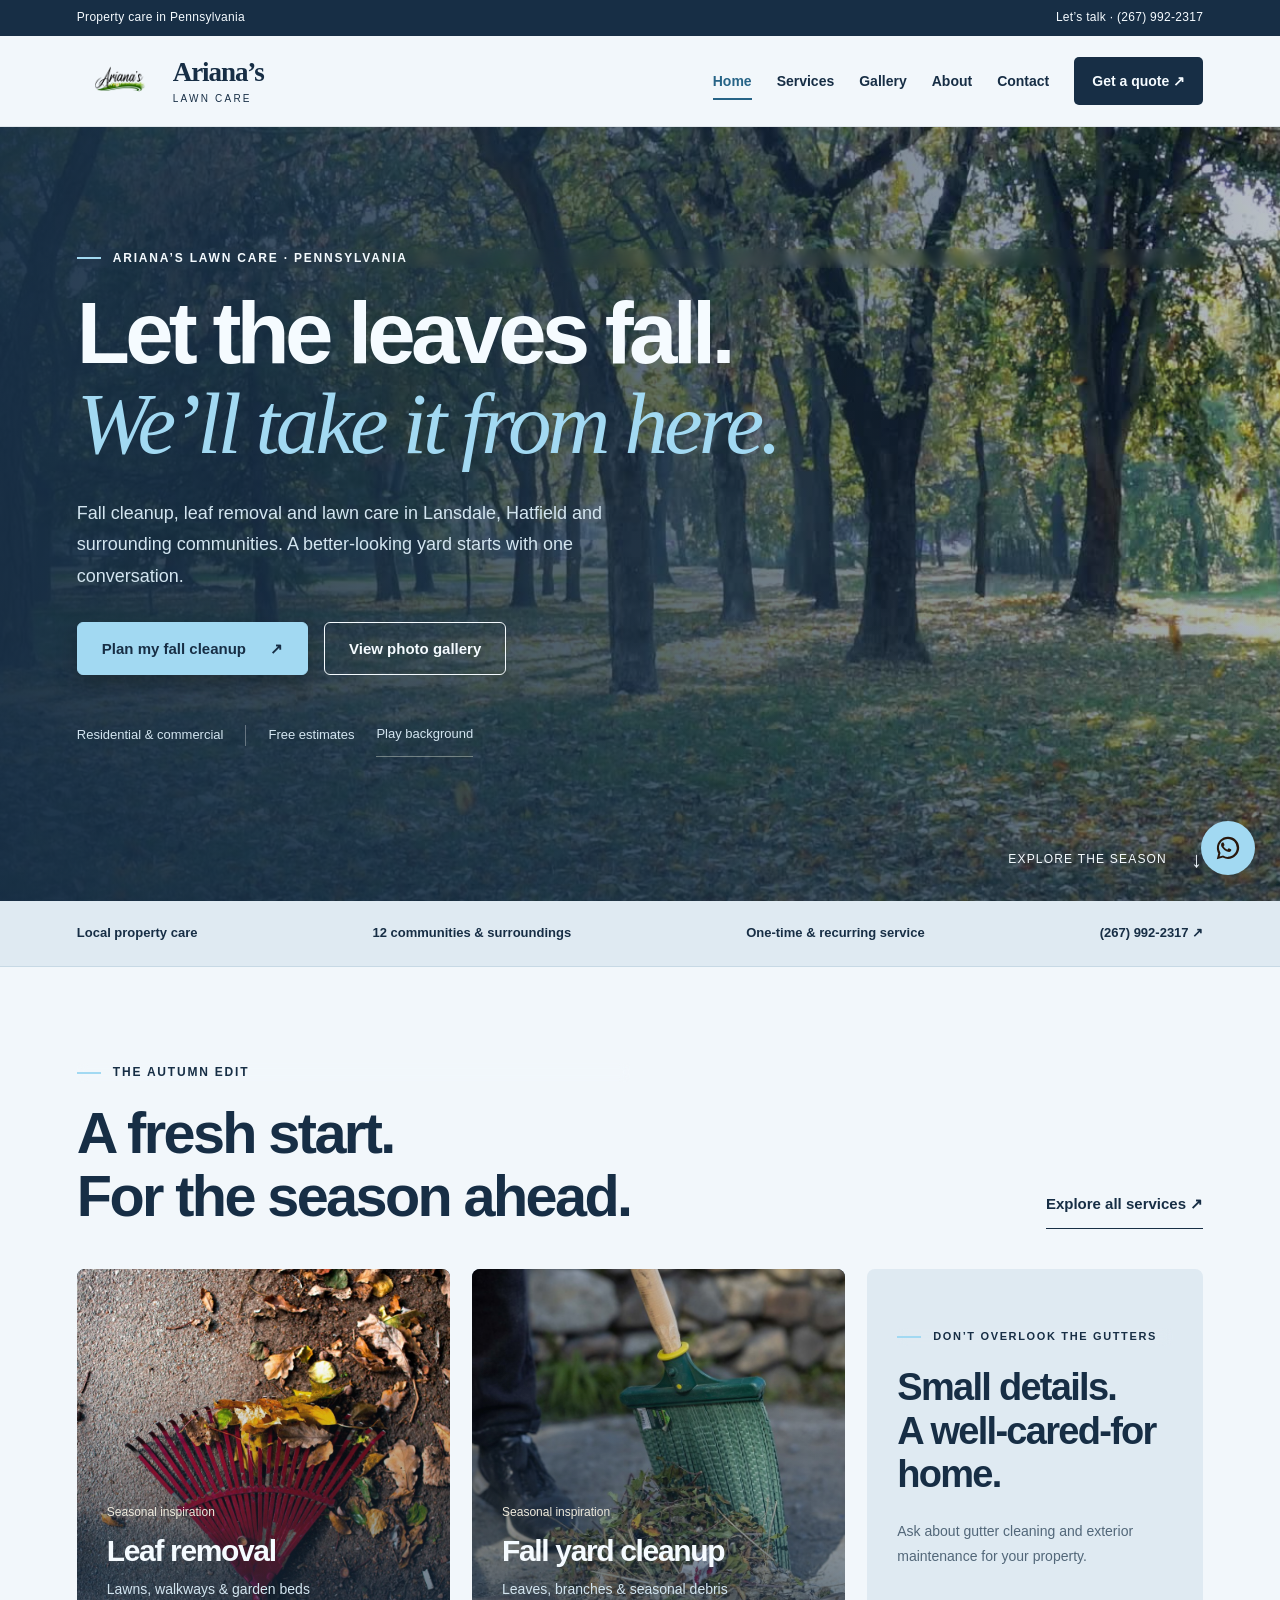
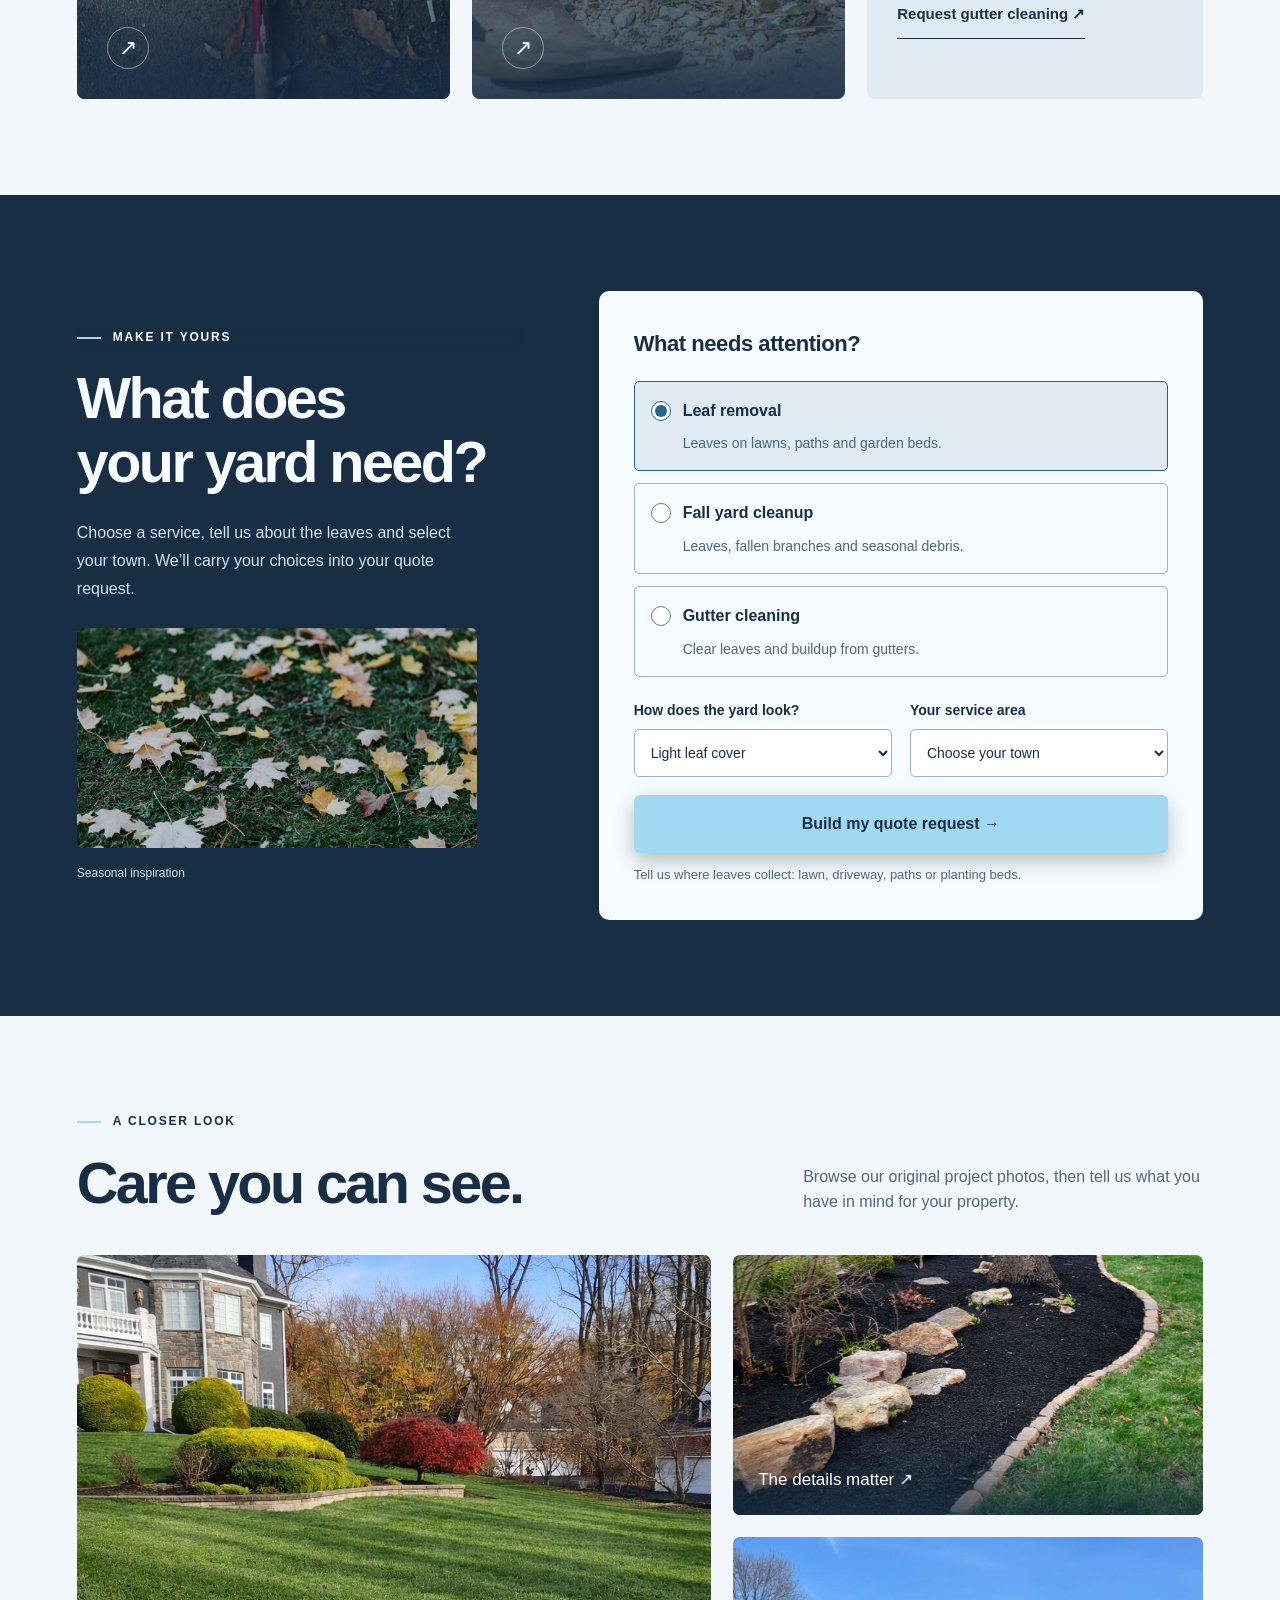
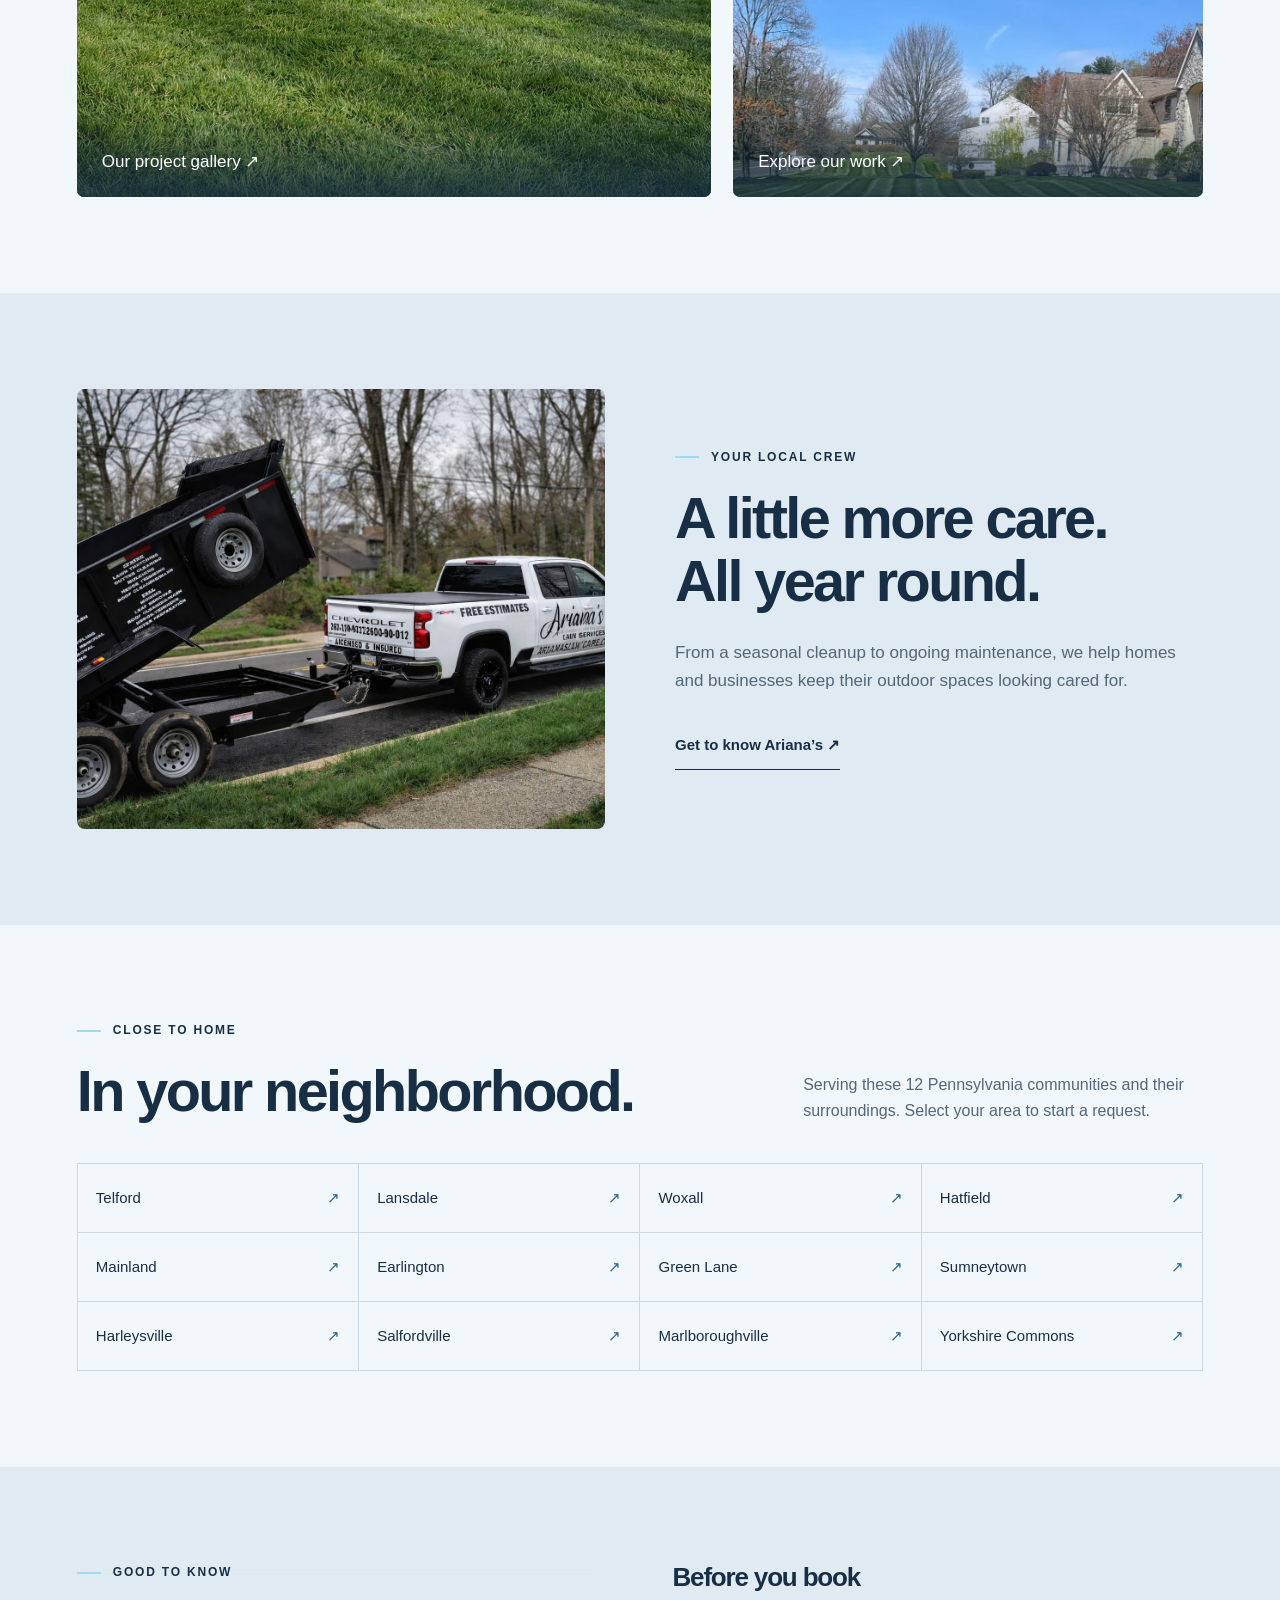
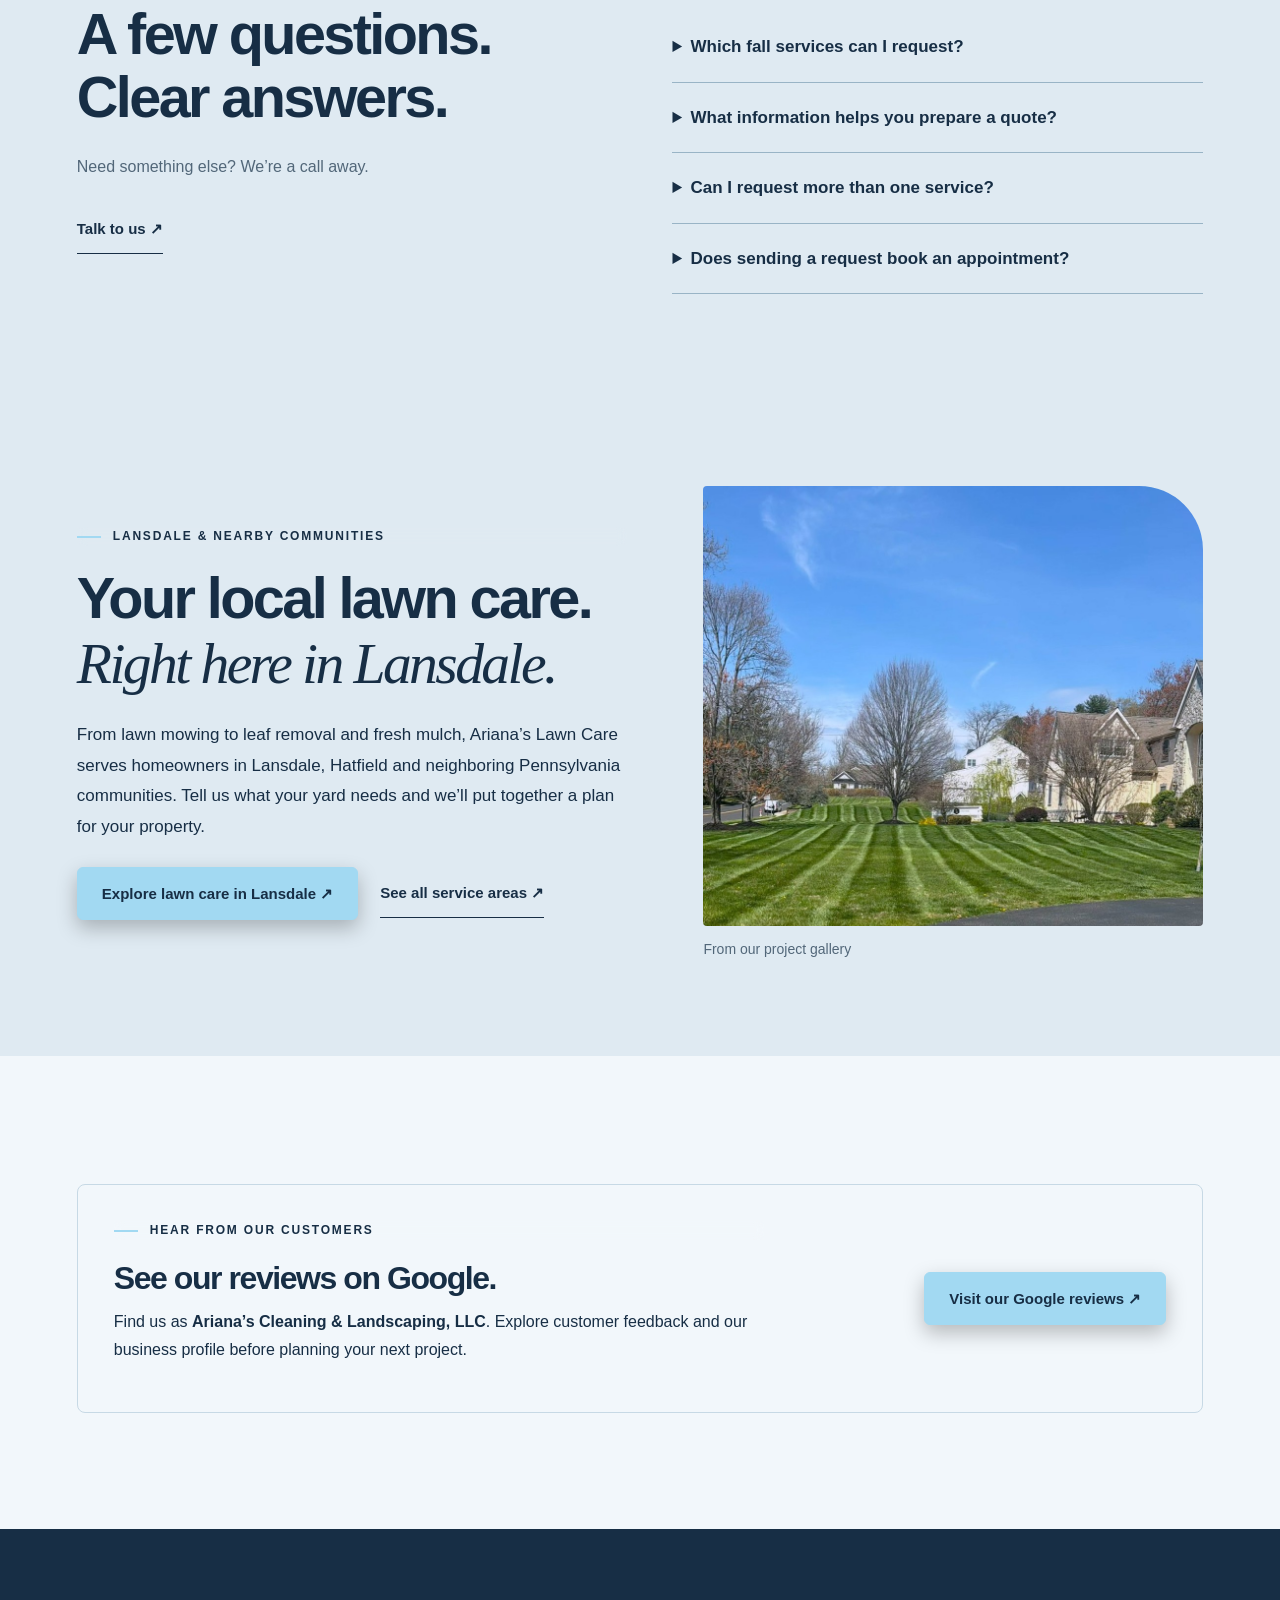
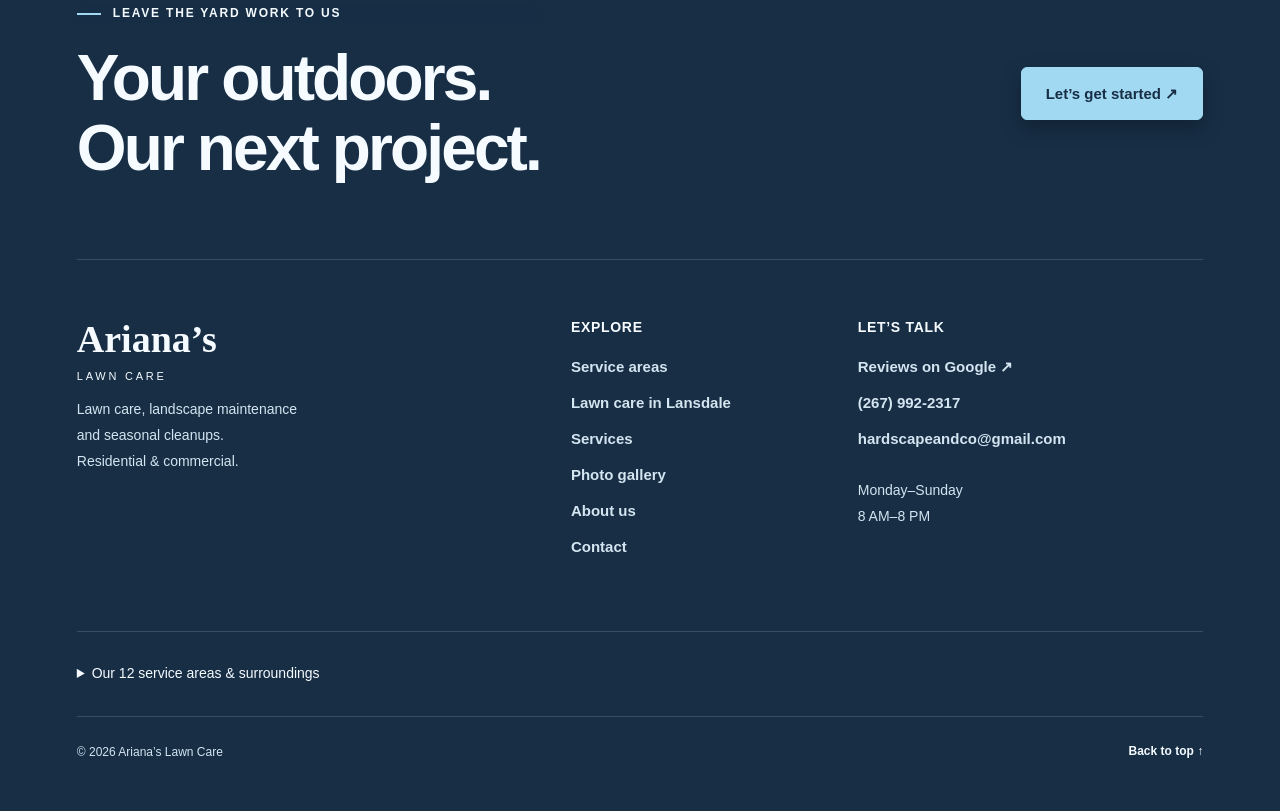
<file: index.html>
<!DOCTYPE html>
<html lang="en" data-season="fall">
<head>
  <meta charset="UTF-8" />
  <meta name="viewport" content="width=device-width, initial-scale=1.0" />
  <title>Lawn Care & Leaf Removal in Lansdale & Hatfield, PA | Ariana’s Lawn Care</title>
  <meta name="description" content="Leaf removal, fall yard cleanup and lawn care in Hatfield, Lansdale, Telford and Harleysville, PA. Plan your seasonal service and request a free estimate.">
  <link rel="stylesheet" href="./style.css?v=20260909-local" />
  <link rel="canonical" href="https://arianaslawncare.com/">
  <meta property="og:title" content="Lawn Care & Leaf Removal in Lansdale & Hatfield, PA | Ariana’s Lawn Care">
  <meta property="og:description" content="Leaf removal, fall yard cleanup and lawn care in Hatfield, Lansdale, Telford and Harleysville, PA. Plan your seasonal service and request a free estimate.">
  <meta property="og:url" content="https://arianaslawncare.com/">
  <meta property="og:type" content="website">
  <script type="application/ld+json">{"@context": "https://schema.org", "@graph": [{"@type": "Organization", "@id": "https://arianaslawncare.com/#business", "name": "Ariana's Lawn Care", "url": "https://arianaslawncare.com/", "logo": "https://arianaslawncare.com/logo.png", "telephone": "+1-267-992-2317", "email": "hardscapeandco@gmail.com", "areaServed": [{"@type": "Place", "name": "Telford, Pennsylvania"}, {"@type": "Place", "name": "Lansdale, Pennsylvania"}, {"@type": "Place", "name": "Woxall, Pennsylvania"}, {"@type": "Place", "name": "Hatfield, Pennsylvania"}, {"@type": "Place", "name": "Mainland, Pennsylvania"}, {"@type": "Place", "name": "Earlington, Pennsylvania"}, {"@type": "Place", "name": "Green Lane, Pennsylvania"}, {"@type": "Place", "name": "Sumneytown, Pennsylvania"}, {"@type": "Place", "name": "Harleysville, Pennsylvania"}, {"@type": "Place", "name": "Salfordville, Pennsylvania"}, {"@type": "Place", "name": "Marlboroughville, Pennsylvania"}, {"@type": "Place", "name": "Yorkshire Commons, Pennsylvania"}], "alternateName": "Ariana's Cleaning & Landscaping, LLC", "sameAs": ["https://www.google.com/maps?cid=7540364938997628904"]}, {"@type": "Service", "name": "Lawn care and seasonal property maintenance", "serviceType": ["Leaf removal", "Fall yard cleanup", "Gutter cleaning", "Lawn mowing", "Mulch and edging"], "provider": {"@id": "https://arianaslawncare.com/#business"}, "areaServed": [{"@type": "Place", "name": "Telford, Pennsylvania"}, {"@type": "Place", "name": "Lansdale, Pennsylvania"}, {"@type": "Place", "name": "Woxall, Pennsylvania"}, {"@type": "Place", "name": "Hatfield, Pennsylvania"}, {"@type": "Place", "name": "Mainland, Pennsylvania"}, {"@type": "Place", "name": "Earlington, Pennsylvania"}, {"@type": "Place", "name": "Green Lane, Pennsylvania"}, {"@type": "Place", "name": "Sumneytown, Pennsylvania"}, {"@type": "Place", "name": "Harleysville, Pennsylvania"}, {"@type": "Place", "name": "Salfordville, Pennsylvania"}, {"@type": "Place", "name": "Marlboroughville, Pennsylvania"}, {"@type": "Place", "name": "Yorkshire Commons, Pennsylvania"}], "url": "https://arianaslawncare.com/services.html"}]}</script>
<meta name="theme-color" content="#192b24">
<link rel="stylesheet" href="./experience.css?v=20260909-local">
<link rel="stylesheet" href="./seasons.css?v=20260909-local">
<script src="./seasons.js?v=20260909-local"></script>
<noscript><style>@media(max-width:980px){.nav-menu{display:flex;position:static;flex-wrap:wrap;box-shadow:none}.nav-inner{flex-wrap:wrap}.menu-toggle{display:none}.navbar{position:relative}}</style></noscript><script>if (window.location.pathname === "/index.html") { window.history.replaceState(window.history.state, "", "/" + window.location.search + window.location.hash); }</script>
<link rel="stylesheet" href="./local-upgrade.css?v=20260909-local">
</head>
<body class="page-index">
<a class="skip-link" href="#main-content">Skip to content</a><div class="site-topbar"><div class="container"><span>Property care in Pennsylvania</span><a href="tel:+12679922317">Let’s talk · (267) 992-2317</a></div></div>

  <header class="navbar"><div class="reading-progress" aria-hidden="true"></div>
    <div class="container nav-inner">
      <a class="logo" href="./" aria-label="Ariana's Lawn Care">
        <img src="./logo.png" alt="Ariana's Lawn Care logo" /><span class="brand-wordmark">Ariana’s<span>LAWN CARE</span></span>
      </a>

      <button class="menu-toggle" id="menuToggle" aria-controls="navMenu" aria-label="Open menu" aria-expanded="false">
        <span></span><span></span><span></span>
      </button>

      <nav class="nav-menu" id="navMenu" aria-label="Main navigation">
        <a class="is-active" href="./">Home</a>
        <a href="./services.html">Services</a>
        <a href="./quote.html" data-nav-quote>Get a quote ↗</a>
        <a href="./work.html">Gallery</a>
        <a href="./about.html">About</a>
        <a href="./contact.html">Contact</a>
      </nav>
    </div>
  </header>

  <main id="main-content">
<section class="cinema-hero">
<video autoplay muted loop playsinline preload="metadata" poster="./videos/autumn-frame.jpg" class="hero-video-bg" aria-hidden="true"><source src="./videos/hero-autumn.mp4" type="video/mp4"></video>
<div class="cinema-shade"></div><div class="container cinema-content"><div class="eyebrow">Ariana’s Lawn Care · Pennsylvania</div><h1>Let the leaves fall.<br><em>We’ll take it from here.</em></h1><p>Fall cleanup, leaf removal and lawn care in Lansdale, Hatfield and surrounding communities. A better-looking yard starts with one conversation.</p><div class="cta-row"><a class="btn primary" href="#fall-services">Plan my fall cleanup <span aria-hidden="true">↗</span></a><a class="btn secondary" href="./work.html">View photo gallery</a></div><div class="hero-footnote"><span>Residential &amp; commercial</span><span>Free estimates</span><button id="videoToggle" class="video-toggle" type="button" hidden>Pause background</button></div></div>
<a class="scroll-cue" href="#season-edit">Explore the season <span aria-hidden="true">↓</span></a></section>
<div class="assurance-ribbon"><div class="container"><span>Local property care</span><span>12 communities &amp; surroundings</span><span>One-time &amp; recurring service</span><a href="tel:+12679922317">(267) 992-2317 ↗</a></div></div>
<section class="section season-edit" id="season-edit"><div class="container"><div class="section-heading"><div><div class="eyebrow">The autumn edit</div><h2>A fresh start.<br>For the season ahead.</h2></div><a class="text-link" href="./services.html">Explore all services ↗</a></div><div class="editorial-services">
<a class="editorial-card" href="./quote.html?service=Leaf%20removal"><img class="" src="./Images/work/autumn-06.jpg" alt="Rake among fallen leaves — seasonal stock photo" loading="lazy" decoding="async"><div><span class="image-note">Seasonal inspiration</span><h3>Leaf removal</h3><p>Lawns, walkways &amp; garden beds</p><span class="round-arrow" aria-hidden="true">↗</span></div></a>
<a class="editorial-card" href="./quote.html?service=Fall%20yard%20cleanup"><img class="" src="./Images/work/autumn-04.jpg" alt="Outdoor cleanup — seasonal stock photo" loading="lazy" decoding="async"><div><span class="image-note">Seasonal inspiration</span><h3>Fall yard cleanup</h3><p>Leaves, branches &amp; seasonal debris</p><span class="round-arrow" aria-hidden="true">↗</span></div></a>
<a class="editorial-card editorial-text" href="./quote.html?service=Gutter%20cleaning"><div><span class="eyebrow">Don’t overlook the gutters</span><h3>Small details.<br>A well-cared-for home.</h3><p>Ask about gutter cleaning and exterior maintenance for your property.</p><span class="text-link">Request gutter cleaning ↗</span></div></a>
</div></div></section>
<section class="section planner-section" id="fall-services" aria-labelledby="fallTitle"><div class="container planner-layout"><div class="planner-story"><div class="eyebrow">Make it yours</div><h2 id="fallTitle">What does<br>your yard need?</h2><p>Choose a service, tell us about the leaves and select your town. We’ll carry your choices into your quote request.</p><figure><img class="planner-image" src="./Images/work/autumn-01.jpg" alt="Autumn leaves on a lawn — seasonal stock photo" loading="lazy" decoding="async"><figcaption>Seasonal inspiration</figcaption></figure></div><div class="planner-surface"><form id="seasonPlanner" action="./quote.html" method="GET" class="season-planner">
          <fieldset>
            <legend>What needs attention?</legend>
            <div class="season-options">
              <label class="season-option">
                <input type="radio" name="service" value="Leaf removal" checked>
                <span><strong>Leaf removal</strong><span>Leaves on lawns, paths and garden beds.</span></span>
              </label>
              <label class="season-option">
                <input type="radio" name="service" value="Fall yard cleanup">
                <span><strong>Fall yard cleanup</strong><span>Leaves, fallen branches and seasonal debris.</span></span>
              </label>
              <label class="season-option">
                <input type="radio" name="service" value="Gutter cleaning">
                <span><strong>Gutter cleaning</strong><span>Clear leaves and buildup from gutters.</span></span>
              </label>
            </div>
          </fieldset>
          <div class="planner-bottom">
            <div><label for="leafScope">How does the yard look?</label>
              <select id="leafScope" name="scope"><option>Light leaf cover</option><option>Heavy leaf cover</option><option>Not sure yet</option></select>
            </div>
            <div><label for="plannerTown">Your service area</label>
              <select id="plannerTown" name="city"><option value="">Choose your town</option><option>Telford</option><option>Lansdale</option><option>Woxall</option><option>Hatfield</option><option>Mainland</option><option>Earlington</option><option>Green Lane</option><option>Sumneytown</option><option>Harleysville</option><option>Salfordville</option><option>Marlboroughville</option><option>Yorkshire Commons</option><option value="">Nearby / other town</option></select>
            </div>
            <button class="btn primary" type="submit">Build my quote request →</button>
          </div>
          <p id="plannerAdvice" class="form-hint" aria-live="polite">Choose a seasonal service to start your request.</p>
        </form></div></div></section>
<section class="section project-edit"><div class="container"><div class="section-heading"><div><div class="eyebrow">A closer look</div><h2>Care you can see.</h2></div><p>Browse our original project photos, then tell us what you have in mind for your property.</p></div><div class="project-bento">
<a href="./work.html?view=projects" class="project-large"><img class="" src="./Images/work/job1.jpg" alt="Ariana’s Lawn Care project from the original gallery" loading="lazy" decoding="async"><span>Our project gallery ↗</span></a><a href="./work.html?view=projects"><img class="" src="./Images/work/job2.jpg" alt="Property care project from the original gallery" loading="lazy" decoding="async"><span>The details matter ↗</span></a><a href="./work.html?view=projects"><img class="" src="./Images/work/job3.jpg" alt="Outdoor maintenance project from the original gallery" loading="lazy" decoding="async"><span>Explore our work ↗</span></a></div></div></section>
<section class="section home-story"><div class="container story-hero"><figure class="story-photo"><img class="" src="./Images/services/truck1.jpg" alt="Ariana’s Lawn Care service truck" loading="lazy" decoding="async"></figure><div><div class="eyebrow">Your local crew</div><h2>A little more care.<br>All year round.</h2><p>From a seasonal cleanup to ongoing maintenance, we help homes and businesses keep their outdoor spaces looking cared for.</p><a class="text-link" href="./about.html">Get to know Ariana’s ↗</a></div></div></section>
<section class="section local-section" id="service-areas" aria-labelledby="areasTitle"><div class="container"><div class="section-heading"><div><div class="eyebrow">Close to home</div><h2 id="areasTitle">In your neighborhood.</h2></div><p>Serving these 12 Pennsylvania communities and their surroundings. Select your area to start a request.</p></div><div class="local-town-grid"><a href="./quote.html?city=Telford">Telford<span aria-hidden="true">↗</span></a><a href="./lansdale-lawn-care.html">Lansdale<span aria-hidden="true">↗</span></a><a href="./quote.html?city=Woxall">Woxall<span aria-hidden="true">↗</span></a><a href="./quote.html?city=Hatfield">Hatfield<span aria-hidden="true">↗</span></a><a href="./quote.html?city=Mainland">Mainland<span aria-hidden="true">↗</span></a><a href="./quote.html?city=Earlington">Earlington<span aria-hidden="true">↗</span></a><a href="./quote.html?city=Green%20Lane">Green Lane<span aria-hidden="true">↗</span></a><a href="./quote.html?city=Sumneytown">Sumneytown<span aria-hidden="true">↗</span></a><a href="./quote.html?city=Harleysville">Harleysville<span aria-hidden="true">↗</span></a><a href="./quote.html?city=Salfordville">Salfordville<span aria-hidden="true">↗</span></a><a href="./quote.html?city=Marlboroughville">Marlboroughville<span aria-hidden="true">↗</span></a><a href="./quote.html?city=Yorkshire%20Commons">Yorkshire Commons<span aria-hidden="true">↗</span></a></div></div></section>
<section class="section questions-section"><div class="container split"><div><div class="eyebrow">Good to know</div><h2>A few questions.<br>Clear answers.</h2><p>Need something else? We’re a call away.</p><a class="text-link" href="tel:+12679922317">Talk to us ↗</a></div><div class="faq">
          <h2>Before you book</h2>
          <details><summary>Which fall services can I request?</summary><p>Leaf removal, yard cleanup, gutter cleaning, hedge trimming and other exterior maintenance. Choose your main service and describe any extra work in the quote form.</p></details>
          <details><summary>What information helps you prepare a quote?</summary><p>Your complete property address, the areas that need attention, leaf conditions and any gate or access instructions. Include your phone number and email so we can follow up.</p></details>
          <details><summary>Can I request more than one service?</summary><p>Yes. Select your main service and list the others in “Job details”. We will discuss the scope with you before scheduling.</p></details>
          <details><summary>Does sending a request book an appointment?</summary><p>No. A member of our team will contact you to discuss the work, pricing and availability before an appointment is confirmed.</p></details>
        </div></div></section><section class="section local-spotlight" aria-labelledby="lansdale-heading"><div class="container local-feature"><div><div class="eyebrow">Lansdale &amp; nearby communities</div><h2 id="lansdale-heading">Your local lawn care.<br><em>Right here in Lansdale.</em></h2><p>From lawn mowing to leaf removal and fresh mulch, Ariana’s Lawn Care serves homeowners in Lansdale, Hatfield and neighboring Pennsylvania communities. Tell us what your yard needs and we’ll put together a plan for your property.</p><div class="local-actions"><a class="btn primary" href="./lansdale-lawn-care.html">Explore lawn care in Lansdale ↗</a><a class="text-link" href="./service-areas.html">See all service areas ↗</a></div></div><figure><img src="./Images/work/job3.jpg" alt="Freshly mowed lawn with clean mowing stripes from Ariana’s project gallery" loading="lazy" decoding="async"><figcaption>From our project gallery</figcaption></figure></div></section><section class="section"><div class="container"><div class="google-proof"><div><div class="eyebrow">Hear from our customers</div><h2>See our reviews on Google.</h2><p>Find us as <strong>Ariana’s Cleaning &amp; Landscaping, LLC</strong>. Explore customer feedback and our business profile before planning your next project.</p></div><a class="btn primary" href="https://www.google.com/maps?cid=7540364938997628904" target="_blank" rel="noopener noreferrer" data-google-reviews>Visit our Google reviews ↗</a></div></div></section></main>

  <footer class="footer editorial-footer"><div class="container"><div class="footer-invitation"><div><div class="eyebrow">Leave the yard work to us</div><h2>Your outdoors.<br>Our next project.</h2></div><a class="btn primary" href="./quote.html">Let’s get started ↗</a></div><div class="footer-columns"><div><a class="footer-brand" href="./">Ariana’s<span>LAWN CARE</span></a><p>Lawn care, landscape maintenance<br>and seasonal cleanups.<br>Residential &amp; commercial.</p></div><div><h3>Explore</h3><a href="./service-areas.html">Service areas</a><a href="./lansdale-lawn-care.html">Lawn care in Lansdale</a><a href="./services.html">Services</a><a href="./work.html">Photo gallery</a><a href="./about.html">About us</a><a href="./contact.html">Contact</a></div><div><h3>Let’s talk</h3><a href="https://www.google.com/maps?cid=7540364938997628904" target="_blank" rel="noopener noreferrer" data-google-reviews>Reviews on Google ↗</a><a href="tel:+12679922317">(267) 992-2317</a><a href="mailto:hardscapeandco@gmail.com">hardscapeandco@gmail.com</a><p>Monday–Sunday<br>8 AM–8 PM</p></div></div><details class="footer-areas"><summary>Our 12 service areas &amp; surroundings</summary><div class="local-town-grid"><a href="./quote.html?city=Telford">Telford<span aria-hidden="true">↗</span></a><a href="./lansdale-lawn-care.html">Lansdale<span aria-hidden="true">↗</span></a><a href="./quote.html?city=Woxall">Woxall<span aria-hidden="true">↗</span></a><a href="./quote.html?city=Hatfield">Hatfield<span aria-hidden="true">↗</span></a><a href="./quote.html?city=Mainland">Mainland<span aria-hidden="true">↗</span></a><a href="./quote.html?city=Earlington">Earlington<span aria-hidden="true">↗</span></a><a href="./quote.html?city=Green%20Lane">Green Lane<span aria-hidden="true">↗</span></a><a href="./quote.html?city=Sumneytown">Sumneytown<span aria-hidden="true">↗</span></a><a href="./quote.html?city=Harleysville">Harleysville<span aria-hidden="true">↗</span></a><a href="./quote.html?city=Salfordville">Salfordville<span aria-hidden="true">↗</span></a><a href="./quote.html?city=Marlboroughville">Marlboroughville<span aria-hidden="true">↗</span></a><a href="./quote.html?city=Yorkshire%20Commons">Yorkshire Commons<span aria-hidden="true">↗</span></a></div></details><div class="footer-bottom"><p>© <span id="year"></span> Ariana’s Lawn Care</p><a href="#main-content">Back to top ↑</a></div></div></footer><nav class="mobile-contact" aria-label="Quick contact"><a href="tel:+12679922317">Call us</a><a href="./quote.html">Get a free estimate ↗</a></nav>

  <a class="whatsapp-float" href="https://wa.me/12679922317" target="_blank" rel="noopener" aria-label="WhatsApp">
    <svg viewBox="0 0 32 32" role="img" aria-hidden="true">
      <path d="M19.11 17.27c-.29-.15-1.71-.84-1.98-.94-.26-.1-.45-.15-.64.15-.19.29-.74.94-.9 1.13-.16.19-.33.22-.62.07-.29-.15-1.21-.44-2.31-1.41-.85-.76-1.42-1.69-1.59-1.97-.17-.29-.02-.44.13-.58.13-.13.29-.33.43-.49.14-.16.19-.29.29-.48.1-.19.05-.36-.02-.5-.07-.15-.64-1.54-.88-2.11-.23-.55-.47-.48-.64-.49h-.55c-.19 0-.5.07-.76.36-.26.29-1 1-.97 2.43.03 1.43 1.03 2.81 1.18 3 .14.19 2.02 3.09 4.89 4.33.68.29 1.21.46 1.63.59.68.22 1.31.19 1.8.11.55-.08 1.71-.7 1.95-1.38.24-.68.24-1.26.17-1.38-.07-.12-.26-.19-.55-.33z" fill="currentColor"/>
      <path d="M16.03 3.2c-7.02 0-12.71 5.69-12.71 12.71 0 2.24.58 4.34 1.6 6.17L3.2 28.8l6.9-1.81a12.67 12.67 0 0 0 5.93 1.5h.01c7.02 0 12.72-5.7 12.72-12.72 0-3.4-1.32-6.6-3.72-9s-5.6-3.57-9.01-3.57zm0 22.97h-.01a10.2 10.2 0 0 1-5.2-1.42l-.37-.22-4.09 1.07 1.09-3.98-.24-.41a10.13 10.13 0 0 1-1.56-5.42c0-5.62 4.57-10.19 10.2-10.19 2.72 0 5.28 1.06 7.2 2.98a10.13 10.13 0 0 1 2.99 7.21c0 5.63-4.58 10.2-10.21 10.2z" fill="currentColor"/>
    </svg>
  </a>

  <script src="./quote-rules.js?v=20260909-local"></script>
  <script src="./script.js?v=20260909-local"></script>
<script src="./experience.js?v=20260909-local"></script>
<script src="./local-upgrade.js?v=20260909-local"></script>
</body>
</html>
</file>
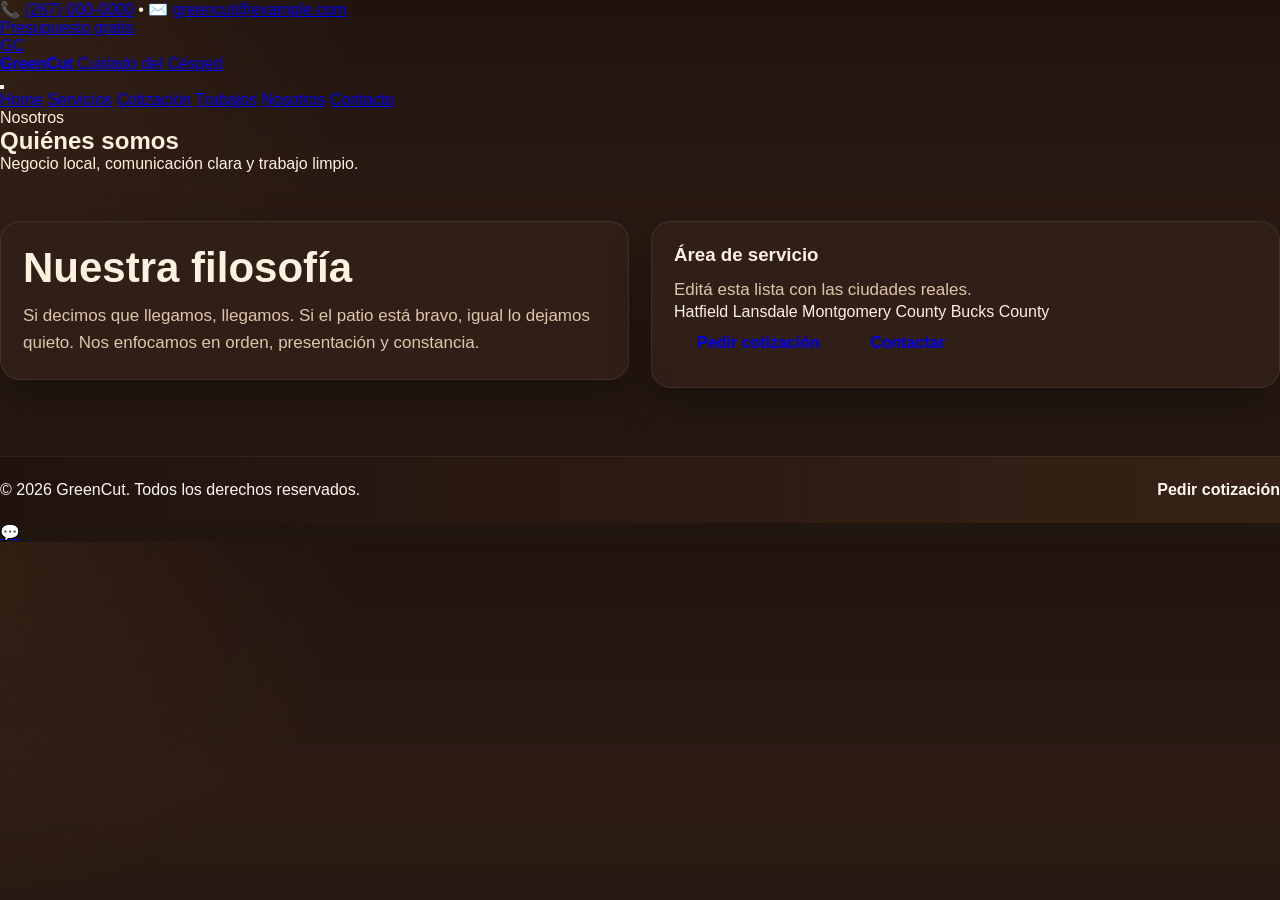
<file: about.htm>
<!DOCTYPE html>
<html lang="es">
<head>
  <meta charset="UTF-8" />
  <meta name="viewport" content="width=device-width, initial-scale=1.0" />
  <title>GreenCut | Nosotros</title>
  <meta name="description" content="Conoce más sobre GreenCut." />
  <link rel="stylesheet" href="./style.css" />
</head>
<body>
  <div class="topbar">
    <div class="wrap topbar__inner">
      <div class="topbar__left">
        <span>📞 <a href="tel:+12670000000">(267) 000-0000</a></span>
        <span class="dot">•</span>
        <span>✉️ <a href="mailto:greencut@example.com">greencut@example.com</a></span>
      </div>
      <a class="pill" href="./quote.html">Presupuesto gratis</a>
    </div>
  </div>

  <header class="header">
    <div class="wrap header__inner">
      <a class="brand" href="./index.html" aria-label="GreenCut">
        <div class="brand__mark">GC</div>
        <div class="brand__text">
          <strong>GreenCut</strong>
          <span>Cuidado del Césped</span>
        </div>
      </a>

      <button class="menuBtn" id="menuBtn" aria-label="Abrir menú" aria-expanded="false">
        <span></span><span></span><span></span>
      </button>

      <nav class="nav" id="nav">
        <a class="nav__link" href="./index.html">Home</a>
        <a class="nav__link" href="./services.html">Servicios</a>
        <a class="nav__link" href="./quote.html">Cotización</a>
        <a class="nav__link" href="./work.html">Trabajos</a>
        <a class="nav__link is-active" href="./about.html">Nosotros</a>
        <a class="nav__link" href="./contact.html">Contacto</a>
      </nav>
    </div>
  </header>

  <main class="pageMain">
    <section class="pageHero">
      <div class="wrap">
        <div class="kicker">Nosotros</div>
        <h1>Quiénes somos</h1>
        <p class="lead">Negocio local, comunicación clara y trabajo limpio.</p>
      </div>
    </section>

    <section class="section">
      <div class="wrap split">
        <div class="panel">
          <h2>Nuestra filosofía</h2>
          <p class="muted">
            Si decimos que llegamos, llegamos. Si el patio está bravo, igual lo dejamos quieto.
            Nos enfocamos en orden, presentación y constancia.
          </p>
        </div>

        <div class="panel">
          <h3>Área de servicio</h3>
          <p class="muted">Editá esta lista con las ciudades reales.</p>
          <div class="chips">
            <span class="chip">Hatfield</span>
            <span class="chip">Lansdale</span>
            <span class="chip">Montgomery County</span>
            <span class="chip">Bucks County</span>
          </div>

          <div class="panel__cta">
            <a class="btn btn--primary" href="./quote.html">Pedir cotización</a>
            <a class="btn btn--ghost" href="./contact.html">Contactar</a>
          </div>
        </div>
      </div>
    </section>
  </main>

  <footer class="footer">
    <div class="wrap footer__inner">
      <p>© <span id="year"></span> GreenCut. Todos los derechos reservados.</p>
      <a class="footer__link" href="./quote.html">Pedir cotización</a>
    </div>
  </footer>

  <a class="float" href="https://wa.me/12670000000" target="_blank" rel="noopener" aria-label="WhatsApp">💬</a>
  <script src="./script.js"></script>
</body>
</html>
</file>
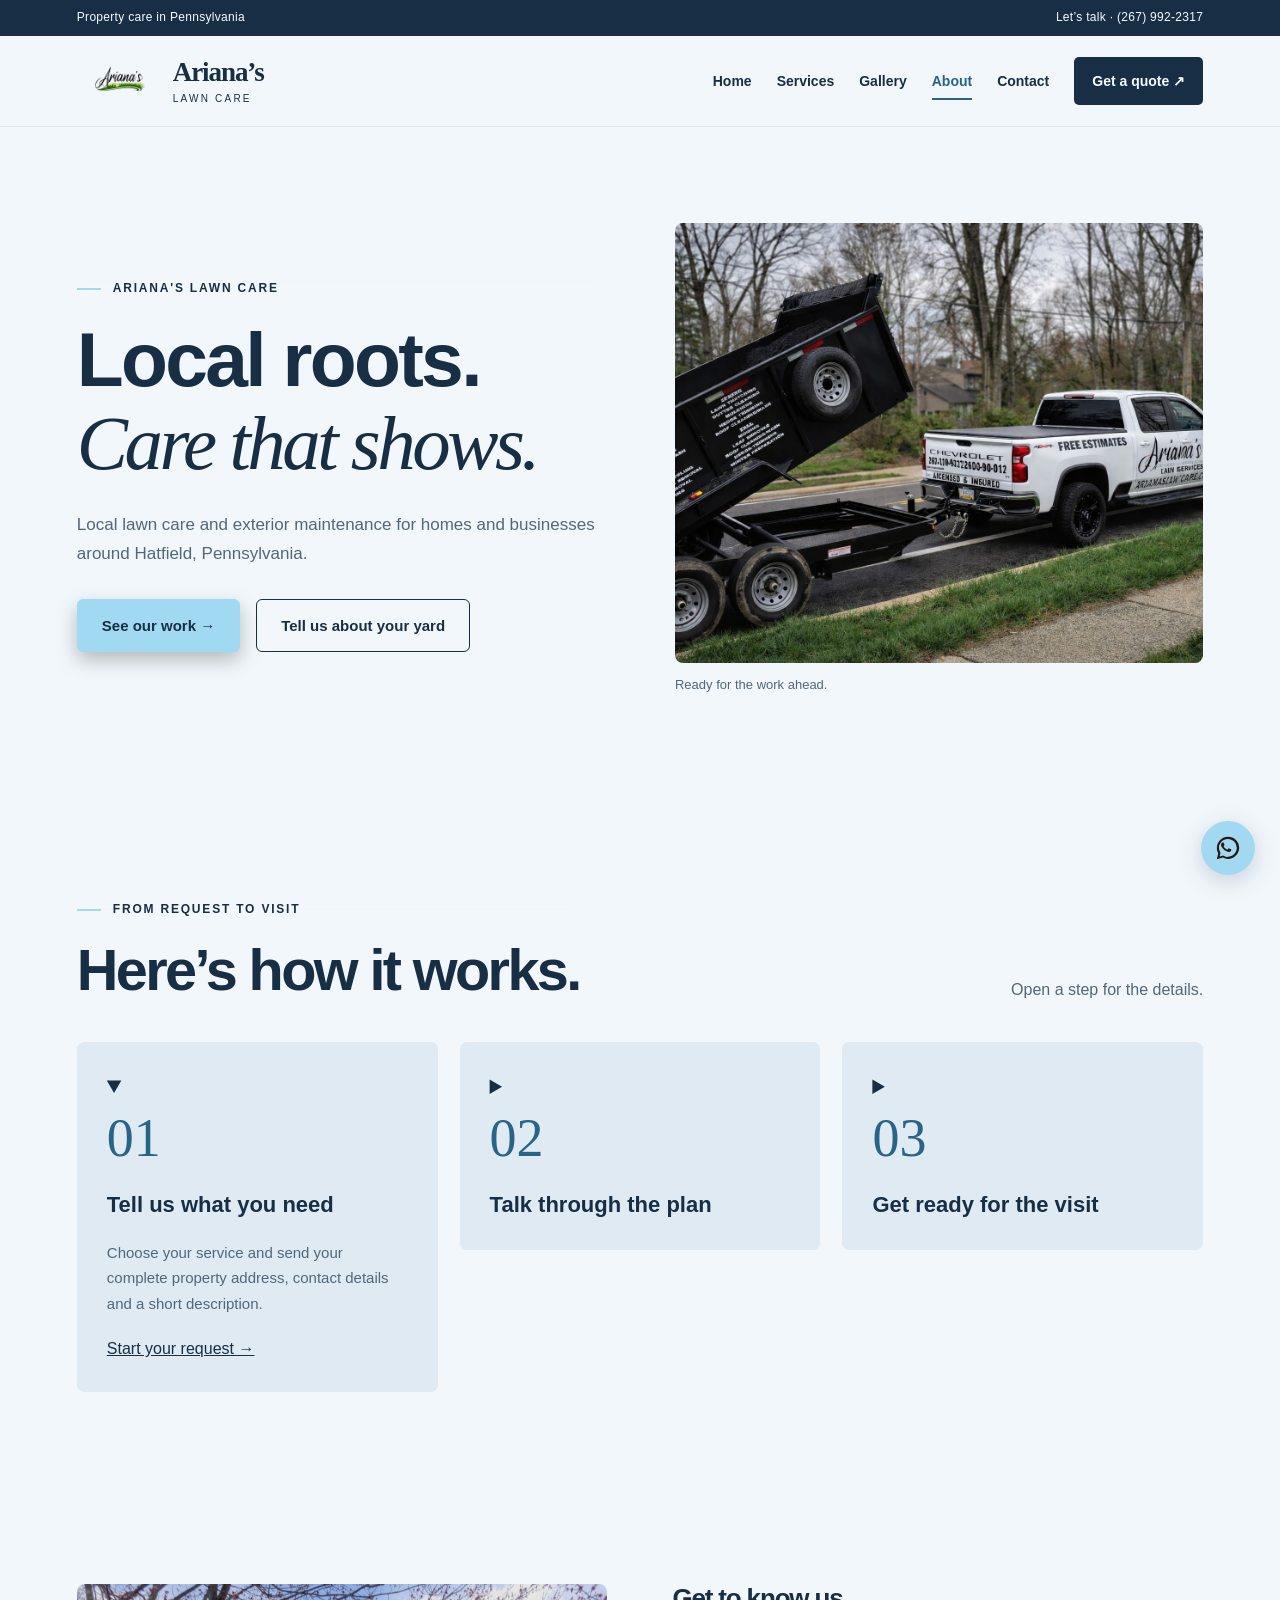
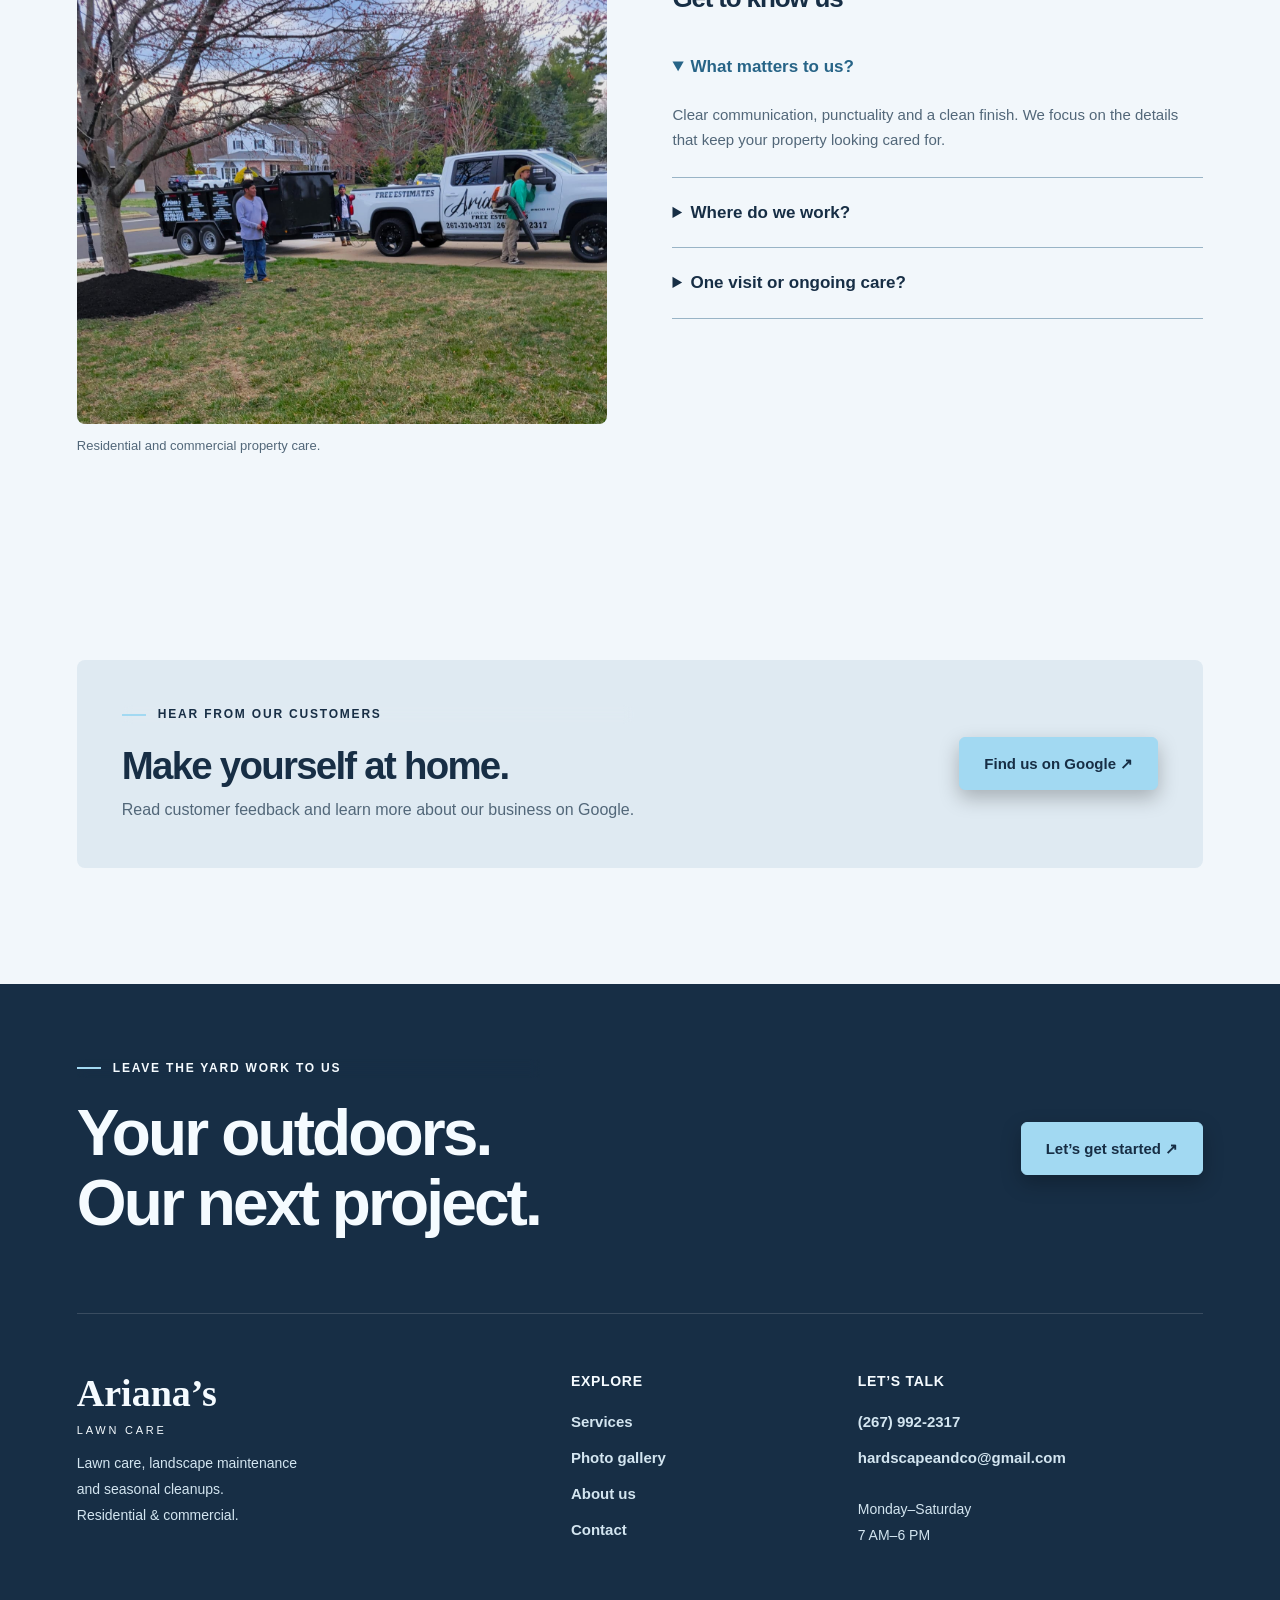
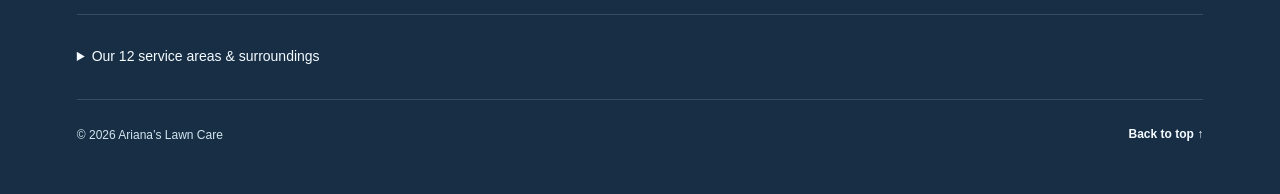
<file: about.html>
<!DOCTYPE html>
<html lang="en" data-season="fall">
<head>
  <meta charset="UTF-8" />
  <meta name="viewport" content="width=device-width, initial-scale=1.0" />
  <title>About Ariana’s Lawn Care | Serving Hatfield, PA</title>
  <meta name="description" content="Learn about Ariana’s Lawn Care and our exterior maintenance services for properties in Hatfield, Lansdale, Telford and Harleysville, Pennsylvania.">
  <link rel="stylesheet" href="./style.css?v=20260909-season" />
  <link rel="canonical" href="https://arianaslawncare.com/about.html">
  <meta property="og:title" content="About Ariana’s Lawn Care | Serving Hatfield, PA">
  <meta property="og:description" content="Learn about Ariana’s Lawn Care and our exterior maintenance services for properties in Hatfield, Lansdale, Telford and Harleysville, Pennsylvania.">
  <meta property="og:url" content="https://arianaslawncare.com/about.html">
  <meta property="og:type" content="website">
<meta name="theme-color" content="#192b24">
<link rel="stylesheet" href="./experience.css?v=20260909-season">
<link rel="stylesheet" href="./seasons.css?v=20260909-season">
<script src="./seasons.js?v=20260909-season"></script>
<noscript><style>@media(max-width:980px){.nav-menu{display:flex;position:static;flex-wrap:wrap;box-shadow:none}.nav-inner{flex-wrap:wrap}.menu-toggle{display:none}.navbar{position:relative}}</style></noscript></head>
<body class="page-about">
<a class="skip-link" href="#main-content">Skip to content</a><div class="site-topbar"><div class="container"><span>Property care in Pennsylvania</span><a href="tel:+12679922317">Let’s talk · (267) 992-2317</a></div></div>

<header class="navbar"><div class="reading-progress" aria-hidden="true"></div>
  <div class="container nav-inner">
    <a class="logo" href="./" aria-label="Ariana's Lawn Care">
      <img src="./logo.png" alt="Ariana's Lawn Care logo" /><span class="brand-wordmark">Ariana’s<span>LAWN CARE</span></span>
    </a>

    <button class="menu-toggle" id="menuToggle" aria-controls="navMenu" aria-label="Open menu" aria-expanded="false">
      <span></span><span></span><span></span>
    </button>

    <nav class="nav-menu" id="navMenu" aria-label="Main navigation">
      <a href="./">Home</a>
      <a href="./services.html">Services</a>
      <a href="./quote.html" data-nav-quote>Get a quote ↗</a>
      <a href="./work.html">Gallery</a>
      <a class="is-active" href="./about.html">About</a>
      <a href="./contact.html">Contact</a>
    </nav>
  </div>
</header>

<main class="page-main" id="main-content">
<section class="section"><div class="container story-hero">
<div><div class="eyebrow">Ariana's Lawn Care</div><h1>Local roots.<br><em>Care that shows.</em></h1><p>Local lawn care and exterior maintenance for homes and businesses around Hatfield, Pennsylvania.</p><div class="cta-row"><a class="btn primary" href="./work.html">See our work →</a><a class="btn secondary" href="./quote.html">Tell us about your yard</a></div></div>
<figure class="story-photo"><img src="./Images/services/truck1.jpg" alt="Ariana's Lawn Care service truck" loading="eager"><figcaption>Ready for the work ahead.</figcaption></figure>
</div></section>
<section class="section"><div class="container"><div class="section-heading"><div><div class="eyebrow">From request to visit</div><h2>Here’s how it works.</h2></div><p>Open a step for the details.</p></div>
<div class="process-grid">
<details class="process-step" open><summary><span>01</span>Tell us what you need</summary><p>Choose your service and send your complete property address, contact details and a short description.</p><a href="./quote.html">Start your request →</a></details>
<details class="process-step"><summary><span>02</span>Talk through the plan</summary><p>A member of our team will follow up to discuss the scope, pricing and availability. Sending a request does not reserve a date.</p><a href="./contact.html">Contact options →</a></details>
<details class="process-step"><summary><span>03</span>Get ready for the visit</summary><p>Once the work is agreed, share any gate or access instructions and point out the areas that need attention.</p><a href="./services.html">Explore services →</a></details>
</div></div></section>
<section class="section"><div class="container split"><figure class="story-photo"><img src="./Images/services/truck2.jpg" alt="Ariana's Lawn Care truck and trailer" loading="lazy"><figcaption>Residential and commercial property care.</figcaption></figure>
<div class="faq"><h2>Get to know us</h2><details open><summary>What matters to us?</summary><p>Clear communication, punctuality and a clean finish. We focus on the details that keep your property looking cared for.</p></details><details><summary>Where do we work?</summary><p>We serve all 12 communities listed below and their surrounding areas. Send your complete property address so we can discuss your project.</p><div class="chip-row">
        <span>Telford, PA</span>
        <span>Lansdale, PA</span>
        <span>Woxall, PA</span>
        <span>Hatfield, PA</span>
        <span>Mainland, PA</span>
        <span>Earlington, PA</span>
        <span>Green Lane, PA</span>
        <span>Sumneytown, PA</span>
        <span>Harleysville, PA</span>
        <span>Salfordville, PA</span>
        <span>Marlboroughville, PA</span>
        <span>Yorkshire Commons, PA</span>
      </div></details><details><summary>One visit or ongoing care?</summary><p>You can request a one-time cleanup or discuss recurring lawn maintenance. Tell us what works for your property.</p></details></div></div></section>
<section class="section"><div class="container reassurance-strip"><div><div class="eyebrow">Hear from our customers</div><h2>Make yourself at home.</h2><p>Read customer feedback and learn more about our business on Google.</p></div><a class="btn primary" href="https://www.google.com/search?q=Ariana%27s+Cleaning+%26+Landscaping%2C+LLC" target="_blank" rel="noopener">Find us on Google ↗</a></div></section>
</main>

<footer class="footer editorial-footer"><div class="container"><div class="footer-invitation"><div><div class="eyebrow">Leave the yard work to us</div><h2>Your outdoors.<br>Our next project.</h2></div><a class="btn primary" href="./quote.html">Let’s get started ↗</a></div><div class="footer-columns"><div><a class="footer-brand" href="./">Ariana’s<span>LAWN CARE</span></a><p>Lawn care, landscape maintenance<br>and seasonal cleanups.<br>Residential &amp; commercial.</p></div><div><h3>Explore</h3><a href="./services.html">Services</a><a href="./work.html">Photo gallery</a><a href="./about.html">About us</a><a href="./contact.html">Contact</a></div><div><h3>Let’s talk</h3><a href="tel:+12679922317">(267) 992-2317</a><a href="mailto:hardscapeandco@gmail.com">hardscapeandco@gmail.com</a><p>Monday–Saturday<br>7 AM–6 PM</p></div></div><details class="footer-areas"><summary>Our 12 service areas &amp; surroundings</summary><div class="local-town-grid"><a href="./quote.html?city=Telford">Telford<span aria-hidden="true">↗</span></a><a href="./quote.html?city=Lansdale">Lansdale<span aria-hidden="true">↗</span></a><a href="./quote.html?city=Woxall">Woxall<span aria-hidden="true">↗</span></a><a href="./quote.html?city=Hatfield">Hatfield<span aria-hidden="true">↗</span></a><a href="./quote.html?city=Mainland">Mainland<span aria-hidden="true">↗</span></a><a href="./quote.html?city=Earlington">Earlington<span aria-hidden="true">↗</span></a><a href="./quote.html?city=Green%20Lane">Green Lane<span aria-hidden="true">↗</span></a><a href="./quote.html?city=Sumneytown">Sumneytown<span aria-hidden="true">↗</span></a><a href="./quote.html?city=Harleysville">Harleysville<span aria-hidden="true">↗</span></a><a href="./quote.html?city=Salfordville">Salfordville<span aria-hidden="true">↗</span></a><a href="./quote.html?city=Marlboroughville">Marlboroughville<span aria-hidden="true">↗</span></a><a href="./quote.html?city=Yorkshire%20Commons">Yorkshire Commons<span aria-hidden="true">↗</span></a></div></details><div class="footer-bottom"><p>© <span id="year"></span> Ariana’s Lawn Care</p><a href="#main-content">Back to top ↑</a></div></div></footer><nav class="mobile-contact" aria-label="Quick contact"><a href="tel:+12679922317">Call us</a><a href="./quote.html">Get a free estimate ↗</a></nav>

<a class="whatsapp-float"
href="https://wa.me/12679922317"
target="_blank"
rel="noopener"
aria-label="WhatsApp">
  <svg viewBox="0 0 32 32" role="img" aria-hidden="true">
    <path d="M19.11 17.27c-.29-.15-1.71-.84-1.98-.94-.26-.1-.45-.15-.64.15-.19.29-.74.94-.9 1.13-.16.19-.33.22-.62.07-.29-.15-1.21-.44-2.31-1.41-.85-.76-1.42-1.69-1.59-1.97-.17-.29-.02-.44.13-.58.13-.13.29-.33.43-.49.14-.16.19-.29.29-.48.1-.19.05-.36-.02-.5-.07-.15-.64-1.54-.88-2.11-.23-.55-.47-.48-.64-.49h-.55c-.19 0-.5.07-.76.36-.26.29-1 1-.97 2.43.03 1.43 1.03 2.81 1.18 3 .14.19 2.02 3.09 4.89 4.33.68.29 1.21.46 1.63.59.68.22 1.31.19 1.8.11.55-.08 1.71-.7 1.95-1.38.24-.68.24-1.26.17-1.38-.07-.12-.26-.19-.55-.33z" fill="currentColor"/>
    <path d="M16.03 3.2c-7.02 0-12.71 5.69-12.71 12.71 0 2.24.58 4.34 1.6 6.17L3.2 28.8l6.9-1.81a12.67 12.67 0 0 0 5.93 1.5h.01c7.02 0 12.72-5.7 12.72-12.72 0-3.4-1.32-6.6-3.72-9s-5.6-3.57-9.01-3.57zm0 22.97h-.01a10.2 10.2 0 0 1-5.2-1.42l-.37-.22-4.09 1.07 1.09-3.98-.24-.41a10.13 10.13 0 0 1-1.56-5.42c0-5.62 4.57-10.19 10.2-10.19 2.72 0 5.28 1.06 7.2 2.98a10.13 10.13 0 0 1 2.99 7.21c0 5.63-4.58 10.2-10.21 10.2z" fill="currentColor"/>
  </svg>
</a>

<script src="./quote-rules.js?v=20260909-season"></script>
  <script src="./script.js?v=20260909-season"></script>

<script src="./experience.js?v=20260909-season"></script>
</body>
</html>
</file>
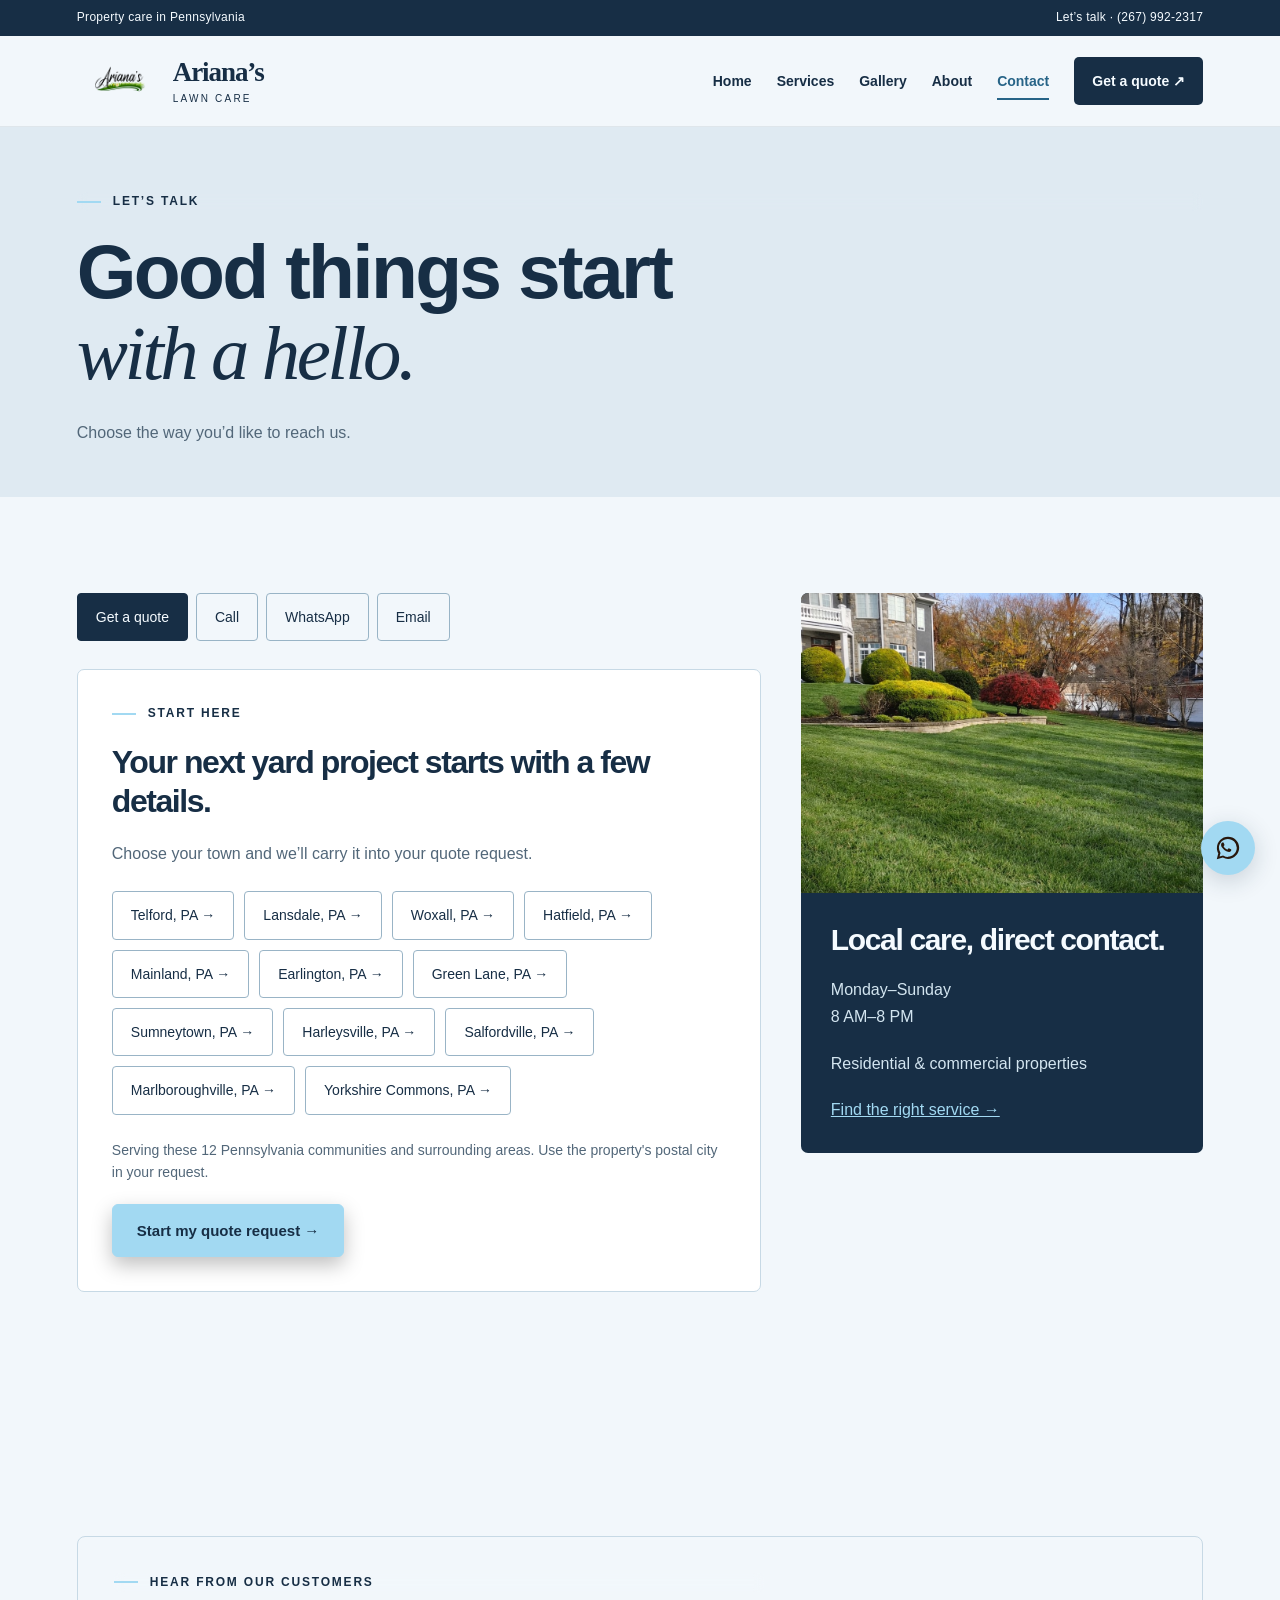
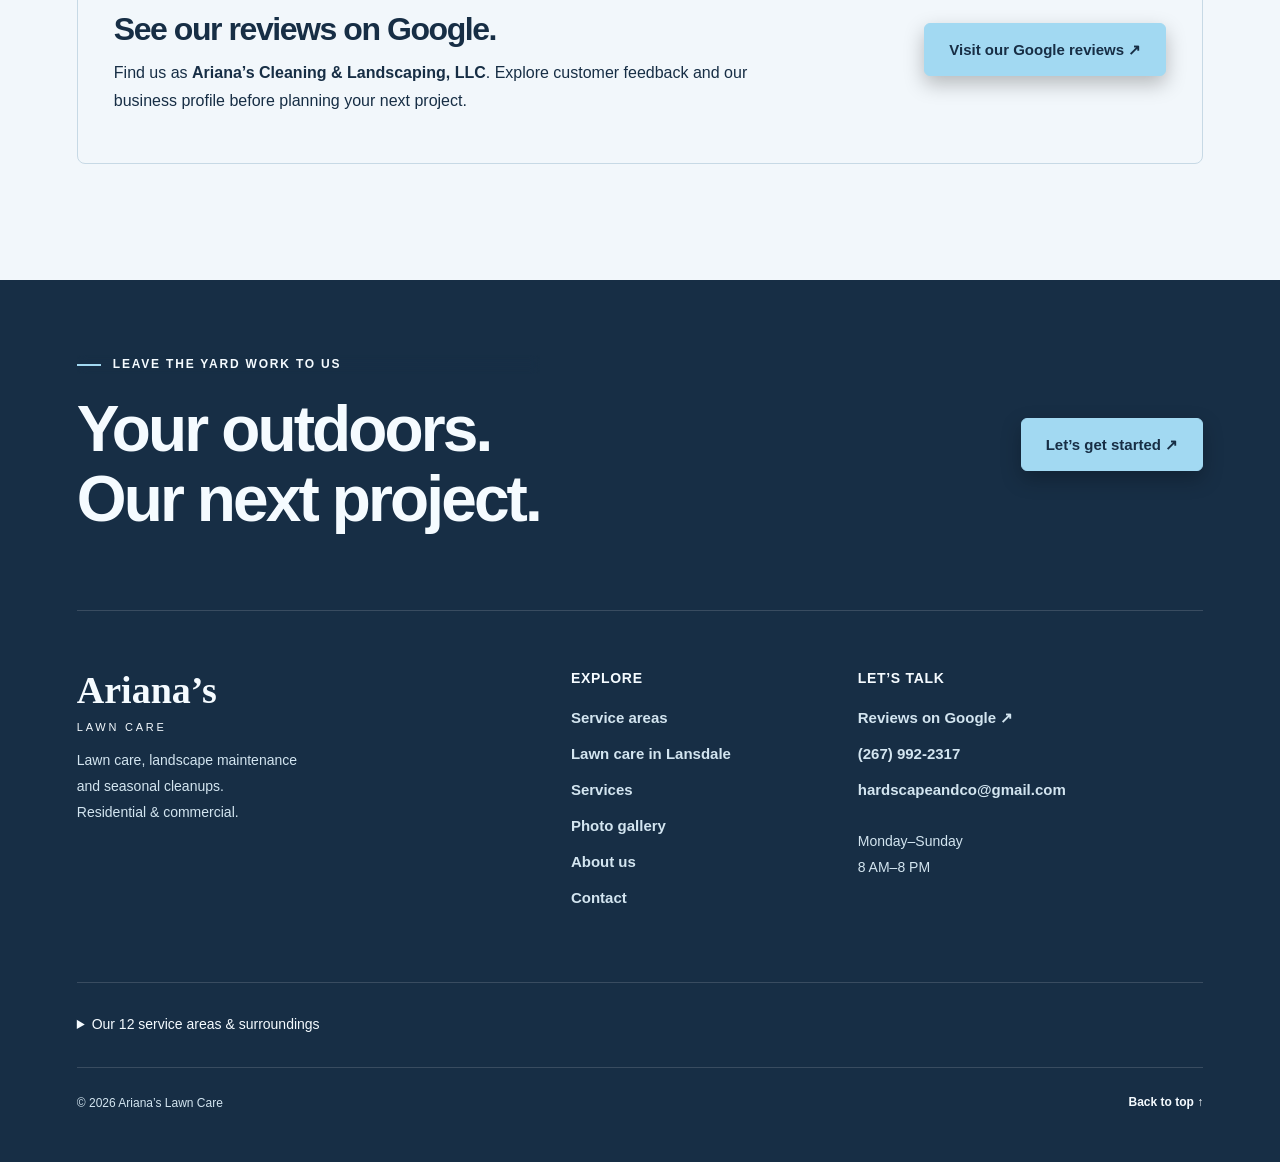
<file: contact.html>
<!DOCTYPE html>
<html lang="en" data-season="fall">
<head>
  <meta charset="UTF-8" />
  <meta name="viewport" content="width=device-width, initial-scale=1.0" />
  <title>Contact Ariana’s Lawn Care | Hatfield & Nearby PA Towns</title>
  <meta name="description" content="Call (267) 992-2317 or request a quote for lawn care and fall cleanup in Hatfield, Lansdale, Telford and Harleysville, Pennsylvania.">
  <link rel="stylesheet" href="./style.css?v=20260909-local" />
  <link rel="canonical" href="https://arianaslawncare.com/contact.html">
  <meta property="og:title" content="Contact Ariana’s Lawn Care | Hatfield & Nearby PA Towns">
  <meta property="og:description" content="Call (267) 992-2317 or request a quote for lawn care and fall cleanup in Hatfield, Lansdale, Telford and Harleysville, Pennsylvania.">
  <meta property="og:url" content="https://arianaslawncare.com/contact.html">
  <meta property="og:type" content="website">
<meta name="theme-color" content="#192b24">
<link rel="stylesheet" href="./experience.css?v=20260909-local">
<link rel="stylesheet" href="./seasons.css?v=20260909-local">
<script src="./seasons.js?v=20260909-local"></script>
<noscript><style>@media(max-width:980px){.nav-menu{display:flex;position:static;flex-wrap:wrap;box-shadow:none}.nav-inner{flex-wrap:wrap}.menu-toggle{display:none}.navbar{position:relative}}</style></noscript><link rel="stylesheet" href="./local-upgrade.css?v=20260909-local">
</head>
<body class="page-contact">
<a class="skip-link" href="#main-content">Skip to content</a><div class="site-topbar"><div class="container"><span>Property care in Pennsylvania</span><a href="tel:+12679922317">Let’s talk · (267) 992-2317</a></div></div>

  <header class="navbar"><div class="reading-progress" aria-hidden="true"></div>
    <div class="container nav-inner">
      <a class="logo" href="./" aria-label="Ariana's Lawn Care">
        <img src="./logo.png" alt="Ariana's Lawn Care logo" /><span class="brand-wordmark">Ariana’s<span>LAWN CARE</span></span>
      </a>

      <button class="menu-toggle" id="menuToggle" aria-controls="navMenu" aria-label="Open menu" aria-expanded="false">
        <span></span><span></span><span></span>
      </button>

      <nav class="nav-menu" id="navMenu" aria-label="Main navigation">
        <a href="./">Home</a>
        <a href="./services.html">Services</a>
        <a href="./quote.html" data-nav-quote>Get a quote ↗</a>
        <a href="./work.html">Gallery</a>
        <a href="./about.html">About</a>
        <a class="is-active" href="./contact.html">Contact</a>
      </nav>
    </div>
  </header>

  <main class="page-main" id="main-content">
<section class="compact-intro"><div class="container"><div class="eyebrow">Let’s talk</div><h1>Good things start<br><em>with a hello.</em></h1><p>Choose the way you’d like to reach us.</p></div></section>
<section class="section"><div class="container contact-explorer">
<div>
<div id="contactChoices" class="filter-bar" role="group" aria-label="Choose a contact method" hidden>
<button type="button" data-contact="quote" aria-pressed="true">Get a quote</button><button type="button" data-contact="call" aria-pressed="false">Call</button><button type="button" data-contact="message" aria-pressed="false">WhatsApp</button><button type="button" data-contact="email" aria-pressed="false">Email</button>
</div>
<div class="contact-choice-panel" data-contact-panel="quote"><span class="eyebrow">Start here</span><h2>Your next yard project starts with a few details.</h2><p>Choose your town and we’ll carry it into your quote request.</p><div class="area-picker" role="group" aria-label="Select your town"><a class="town-choice" href="./quote.html?city=Telford" data-town="Telford" aria-pressed="false">Telford, PA →</a><a class="town-choice" href="./quote.html?city=Lansdale" data-town="Lansdale" aria-pressed="false">Lansdale, PA →</a><a class="town-choice" href="./quote.html?city=Woxall" data-town="Woxall" aria-pressed="false">Woxall, PA →</a><a class="town-choice" href="./quote.html?city=Hatfield" data-town="Hatfield" aria-pressed="false">Hatfield, PA →</a><a class="town-choice" href="./quote.html?city=Mainland" data-town="Mainland" aria-pressed="false">Mainland, PA →</a><a class="town-choice" href="./quote.html?city=Earlington" data-town="Earlington" aria-pressed="false">Earlington, PA →</a><a class="town-choice" href="./quote.html?city=Green%20Lane" data-town="Green Lane" aria-pressed="false">Green Lane, PA →</a><a class="town-choice" href="./quote.html?city=Sumneytown" data-town="Sumneytown" aria-pressed="false">Sumneytown, PA →</a><a class="town-choice" href="./quote.html?city=Harleysville" data-town="Harleysville" aria-pressed="false">Harleysville, PA →</a><a class="town-choice" href="./quote.html?city=Salfordville" data-town="Salfordville" aria-pressed="false">Salfordville, PA →</a><a class="town-choice" href="./quote.html?city=Marlboroughville" data-town="Marlboroughville" aria-pressed="false">Marlboroughville, PA →</a><a class="town-choice" href="./quote.html?city=Yorkshire%20Commons" data-town="Yorkshire Commons" aria-pressed="false">Yorkshire Commons, PA →</a></div><p id="townStatus" role="status" class="form-hint">Serving these 12 Pennsylvania communities and surrounding areas. Use the property's postal city in your request.</p><a id="localQuoteLink" class="btn primary" href="./quote.html">Start my quote request →</a></div>
<div class="contact-choice-panel" data-contact-panel="call"><span class="eyebrow">Talk to us</span><h2>(267) 992-2317</h2><p>Have your property address and a short description of the work ready.</p><a class="btn primary" href="tel:+12679922317">Call Ariana’s Lawn Care</a></div>
<div class="contact-choice-panel" data-contact-panel="message"><span class="eyebrow">Send a message</span><h2>Prefer WhatsApp?</h2><p>Include your full property address and the service you need so we can follow up.</p><a class="btn primary" href="https://wa.me/12679922317?text=Hi%20Ariana%27s%20Lawn%20Care!%20I%27d%20like%20to%20ask%20about%20a%20service." target="_blank" rel="noopener">Open WhatsApp →</a></div>
<div class="contact-choice-panel" data-contact-panel="email"><span class="eyebrow">Write to us</span><h2>Tell us about the job.</h2><p class="contact-email">hardscapeandco@gmail.com</p><p>Include your street and house number, unit, city, state, ZIP code and phone number.</p><a class="btn primary" href="mailto:hardscapeandco@gmail.com?subject=Property%20service%20inquiry">Open email →</a><p class="form-hint">For a guided request with an automatic acknowledgement, use the quote form.</p></div>
</div>
<aside class="contact-side"><img src="./Images/work/job1.jpg" alt="Lawn care project" loading="lazy"><div><h2>Local care, direct contact.</h2><p>Monday–Sunday<br>8 AM–8 PM</p><p>Residential &amp; commercial properties</p><a href="./services.html">Find the right service →</a></div></aside>
</div></section>
<section class="section"><div class="container"><div class="google-proof"><div><div class="eyebrow">Hear from our customers</div><h2>See our reviews on Google.</h2><p>Find us as <strong>Ariana’s Cleaning &amp; Landscaping, LLC</strong>. Explore customer feedback and our business profile before planning your next project.</p></div><a class="btn primary" href="https://www.google.com/maps?cid=7540364938997628904" target="_blank" rel="noopener noreferrer" data-google-reviews>Visit our Google reviews ↗</a></div></div></section></main>

  <footer class="footer editorial-footer"><div class="container"><div class="footer-invitation"><div><div class="eyebrow">Leave the yard work to us</div><h2>Your outdoors.<br>Our next project.</h2></div><a class="btn primary" href="./quote.html">Let’s get started ↗</a></div><div class="footer-columns"><div><a class="footer-brand" href="./">Ariana’s<span>LAWN CARE</span></a><p>Lawn care, landscape maintenance<br>and seasonal cleanups.<br>Residential &amp; commercial.</p></div><div><h3>Explore</h3><a href="./service-areas.html">Service areas</a><a href="./lansdale-lawn-care.html">Lawn care in Lansdale</a><a href="./services.html">Services</a><a href="./work.html">Photo gallery</a><a href="./about.html">About us</a><a href="./contact.html">Contact</a></div><div><h3>Let’s talk</h3><a href="https://www.google.com/maps?cid=7540364938997628904" target="_blank" rel="noopener noreferrer" data-google-reviews>Reviews on Google ↗</a><a href="tel:+12679922317">(267) 992-2317</a><a href="mailto:hardscapeandco@gmail.com">hardscapeandco@gmail.com</a><p>Monday–Sunday<br>8 AM–8 PM</p></div></div><details class="footer-areas"><summary>Our 12 service areas &amp; surroundings</summary><div class="local-town-grid"><a href="./quote.html?city=Telford">Telford<span aria-hidden="true">↗</span></a><a href="./lansdale-lawn-care.html">Lansdale<span aria-hidden="true">↗</span></a><a href="./quote.html?city=Woxall">Woxall<span aria-hidden="true">↗</span></a><a href="./quote.html?city=Hatfield">Hatfield<span aria-hidden="true">↗</span></a><a href="./quote.html?city=Mainland">Mainland<span aria-hidden="true">↗</span></a><a href="./quote.html?city=Earlington">Earlington<span aria-hidden="true">↗</span></a><a href="./quote.html?city=Green%20Lane">Green Lane<span aria-hidden="true">↗</span></a><a href="./quote.html?city=Sumneytown">Sumneytown<span aria-hidden="true">↗</span></a><a href="./quote.html?city=Harleysville">Harleysville<span aria-hidden="true">↗</span></a><a href="./quote.html?city=Salfordville">Salfordville<span aria-hidden="true">↗</span></a><a href="./quote.html?city=Marlboroughville">Marlboroughville<span aria-hidden="true">↗</span></a><a href="./quote.html?city=Yorkshire%20Commons">Yorkshire Commons<span aria-hidden="true">↗</span></a></div></details><div class="footer-bottom"><p>© <span id="year"></span> Ariana’s Lawn Care</p><a href="#main-content">Back to top ↑</a></div></div></footer><nav class="mobile-contact" aria-label="Quick contact"><a href="tel:+12679922317">Call us</a><a href="./quote.html">Get a free estimate ↗</a></nav>

  <a class="whatsapp-float" href="https://wa.me/12679922317" target="_blank" rel="noopener" aria-label="WhatsApp">
    <svg viewBox="0 0 32 32" role="img" aria-hidden="true">
      <path d="M19.11 17.27c-.29-.15-1.71-.84-1.98-.94-.26-.1-.45-.15-.64.15-.19.29-.74.94-.9 1.13-.16.19-.33.22-.62.07-.29-.15-1.21-.44-2.31-1.41-.85-.76-1.42-1.69-1.59-1.97-.17-.29-.02-.44.13-.58.13-.13.29-.33.43-.49.14-.16.19-.29.29-.48.1-.19.05-.36-.02-.5-.07-.15-.64-1.54-.88-2.11-.23-.55-.47-.48-.64-.49h-.55c-.19 0-.5.07-.76.36-.26.29-1 1-.97 2.43.03 1.43 1.03 2.81 1.18 3 .14.19 2.02 3.09 4.89 4.33.68.29 1.21.46 1.63.59.68.22 1.31.19 1.8.11.55-.08 1.71-.7 1.95-1.38.24-.68.24-1.26.17-1.38-.07-.12-.26-.19-.55-.33z" fill="currentColor"/>
      <path d="M16.03 3.2c-7.02 0-12.71 5.69-12.71 12.71 0 2.24.58 4.34 1.6 6.17L3.2 28.8l6.9-1.81a12.67 12.67 0 0 0 5.93 1.5h.01c7.02 0 12.72-5.7 12.72-12.72 0-3.4-1.32-6.6-3.72-9s-5.6-3.57-9.01-3.57zm0 22.97h-.01a10.2 10.2 0 0 1-5.2-1.42l-.37-.22-4.09 1.07 1.09-3.98-.24-.41a10.13 10.13 0 0 1-1.56-5.42c0-5.62 4.57-10.19 10.2-10.19 2.72 0 5.28 1.06 7.2 2.98a10.13 10.13 0 0 1 2.99 7.21c0 5.63-4.58 10.2-10.21 10.2z" fill="currentColor"/>
    </svg>
  </a>

  <script src="./quote-rules.js?v=20260909-local"></script>
  <script src="./script.js?v=20260909-local"></script>
<script src="./experience.js?v=20260909-local"></script>
<script src="./local-upgrade.js?v=20260909-local"></script>
</body>
</html>
</file>
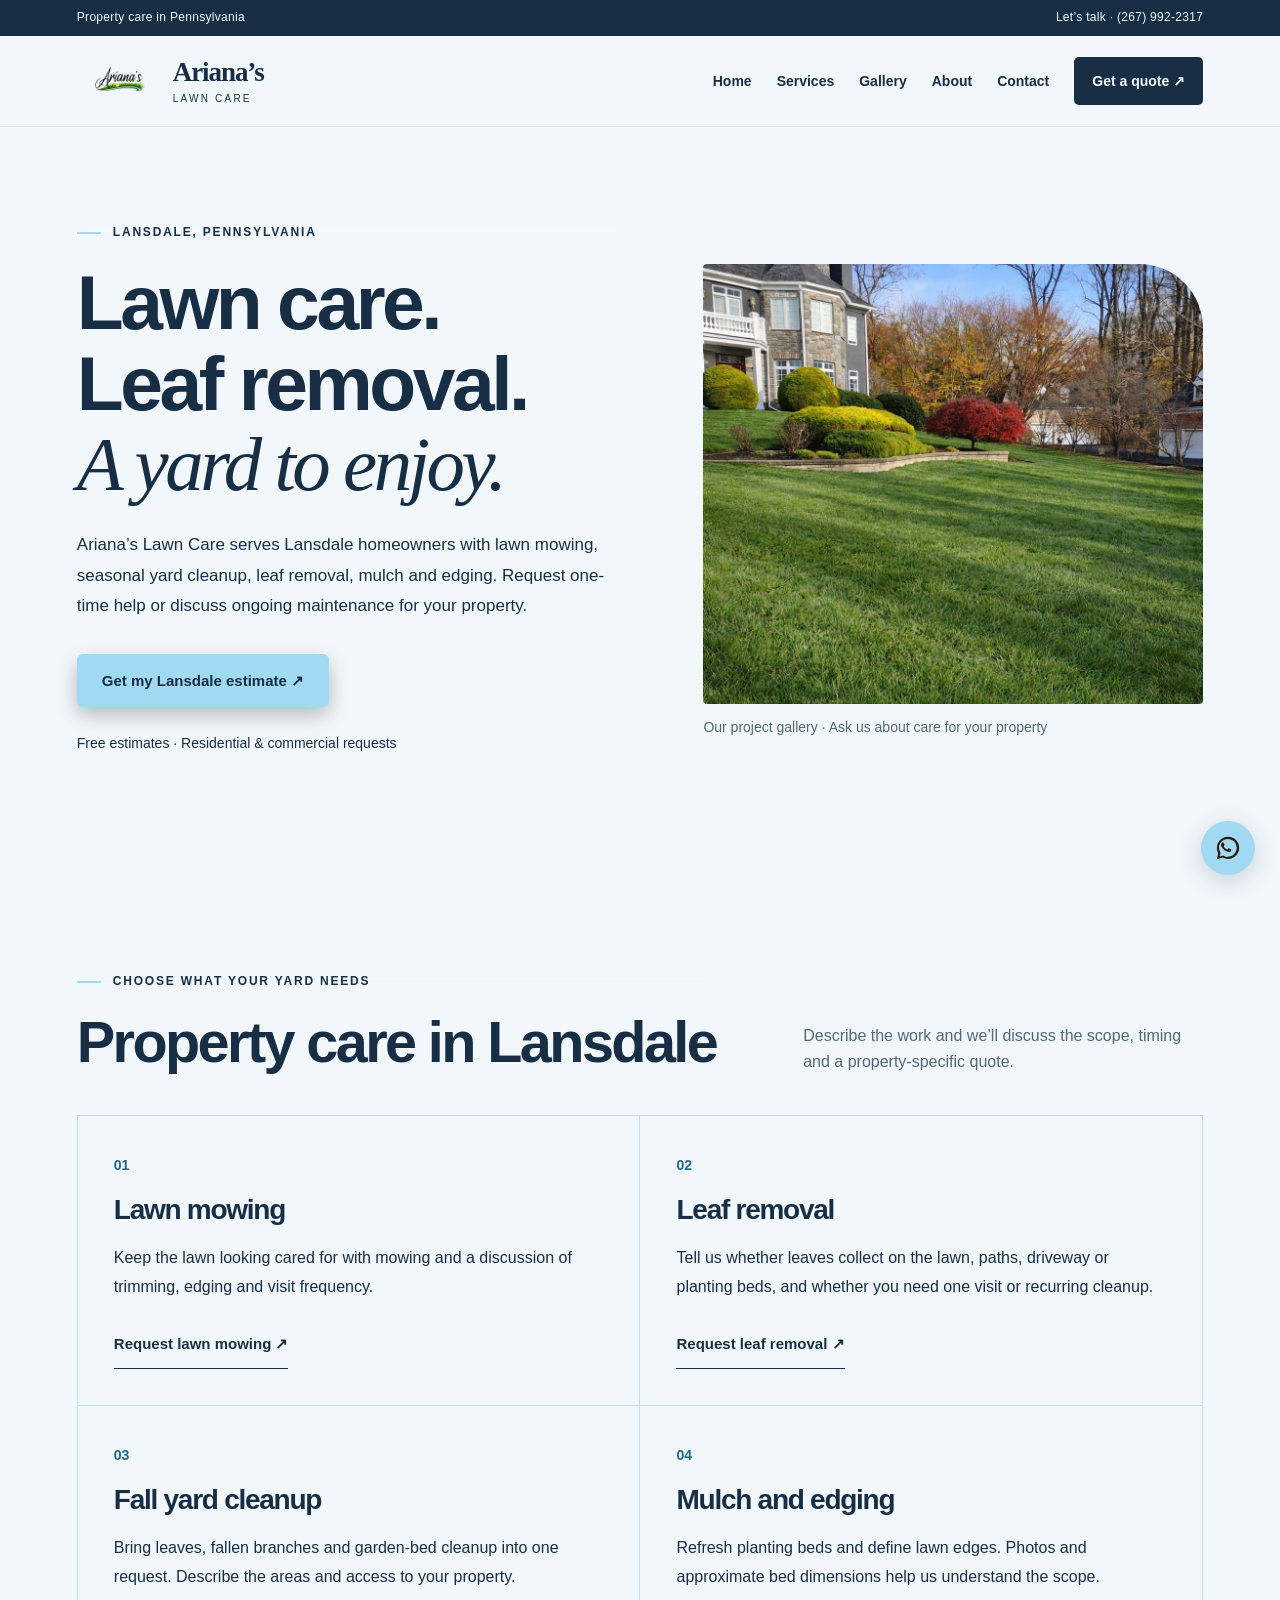
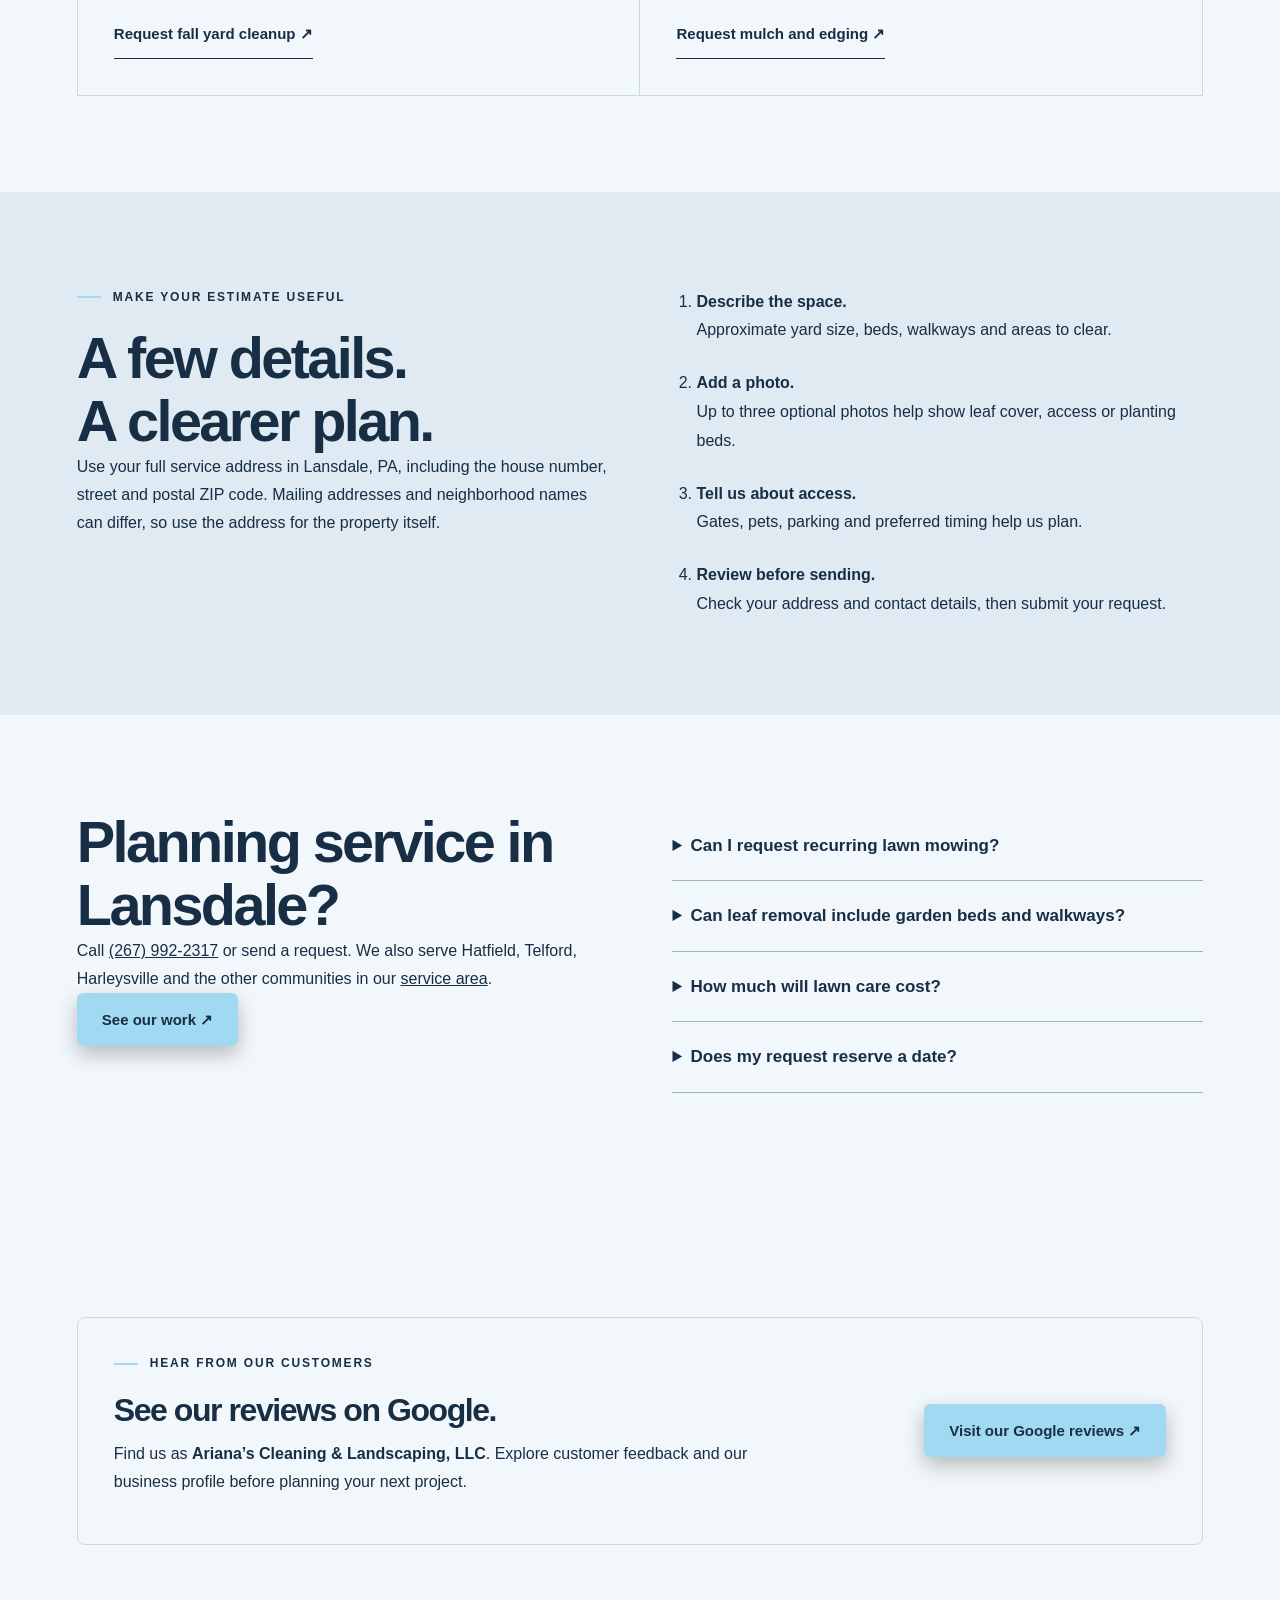
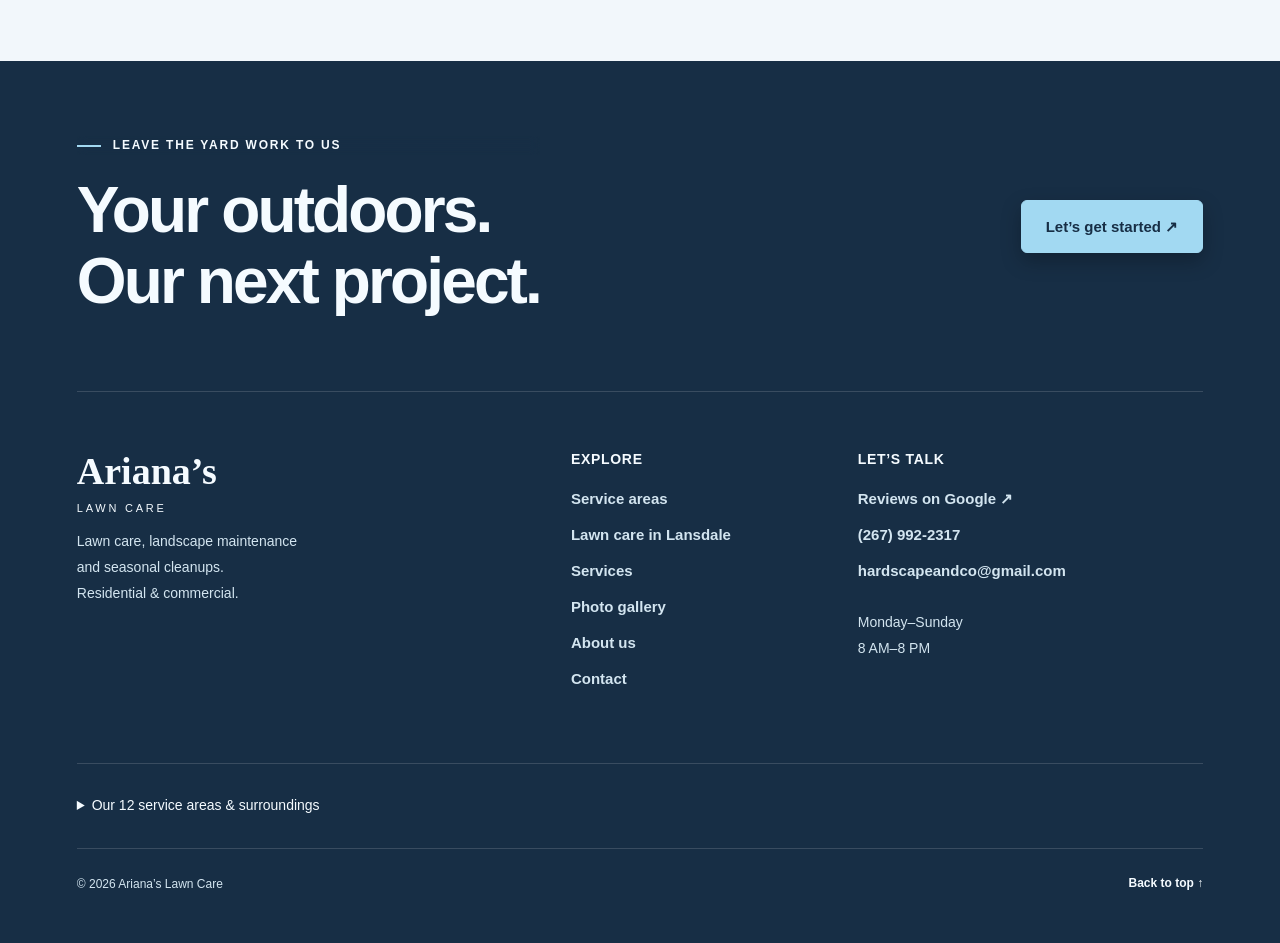
<file: lansdale-lawn-care.html>
<!DOCTYPE html>
<html lang="en" data-season="fall">
<head>
  <meta charset="UTF-8" />
  <meta name="viewport" content="width=device-width, initial-scale=1.0" />
  <title>Lawn Care, Mowing &amp; Leaf Removal in Lansdale, PA | Ariana’s</title>
  <meta name="description" content="Lawn mowing, leaf removal, fall cleanup, mulch and edging in Lansdale, PA. Tell Ariana’s Lawn Care about your property and request a free estimate.">
  <link rel="stylesheet" href="./style.css?v=20260909-local" />
  <link rel="canonical" href="https://arianaslawncare.com/lansdale-lawn-care.html">
  <meta property="og:title" content="Lawn Care, Mowing &amp; Leaf Removal in Lansdale, PA | Ariana’s">
  <meta property="og:description" content="Lawn mowing, leaf removal, fall cleanup, mulch and edging in Lansdale, PA. Tell Ariana’s Lawn Care about your property and request a free estimate.">
  <meta property="og:url" content="https://arianaslawncare.com/lansdale-lawn-care.html">
  <meta property="og:type" content="website">
<meta name="theme-color" content="#192b24">
<link rel="stylesheet" href="./experience.css?v=20260909-local">
<link rel="stylesheet" href="./seasons.css?v=20260909-local">
<script src="./seasons.js?v=20260909-local"></script>
<noscript><style>@media(max-width:980px){.nav-menu{display:flex;position:static;flex-wrap:wrap;box-shadow:none}.nav-inner{flex-wrap:wrap}.menu-toggle{display:none}.navbar{position:relative}}</style></noscript><link rel="stylesheet" href="./local-upgrade.css?v=20260909-local">
<script type="application/ld+json">{"@context": "https://schema.org", "@type": "Service", "name": "Lawn care and leaf removal in Lansdale, PA", "serviceType": ["Lawn mowing", "Leaf removal", "Fall yard cleanup", "Mulch and edging"], "url": "https://arianaslawncare.com/lansdale-lawn-care.html", "provider": {"@type": "Organization", "@id": "https://arianaslawncare.com/#business", "name": "Ariana's Lawn Care", "url": "https://arianaslawncare.com/", "telephone": "+1-267-992-2317"}, "areaServed": {"@type": "Place", "name": "Lansdale, Pennsylvania"}}</script></head>
<body class="page-about">
<a class="skip-link" href="#main-content">Skip to content</a><div class="site-topbar"><div class="container"><span>Property care in Pennsylvania</span><a href="tel:+12679922317">Let’s talk · (267) 992-2317</a></div></div>

<header class="navbar"><div class="reading-progress" aria-hidden="true"></div>
  <div class="container nav-inner">
    <a class="logo" href="./" aria-label="Ariana's Lawn Care">
      <img src="./logo.png" alt="Ariana's Lawn Care logo" /><span class="brand-wordmark">Ariana’s<span>LAWN CARE</span></span>
    </a>

    <button class="menu-toggle" id="menuToggle" aria-controls="navMenu" aria-label="Open menu" aria-expanded="false">
      <span></span><span></span><span></span>
    </button>

    <nav class="nav-menu" id="navMenu" aria-label="Main navigation">
      <a href="./">Home</a>
      <a href="./services.html">Services</a>
      <a href="./quote.html" data-nav-quote>Get a quote ↗</a>
      <a href="./work.html">Gallery</a>
      <a  href="./about.html">About</a>
      <a href="./contact.html">Contact</a>
    </nav>
  </div>
</header>

<main class="page-main" id="main-content"><section class="section local-landing"><div class="container local-feature"><div><div class="eyebrow">Lansdale, Pennsylvania</div><h1>Lawn care.<br>Leaf removal.<br><em>A yard to enjoy.</em></h1><p>Ariana’s Lawn Care serves Lansdale homeowners with lawn mowing, seasonal yard cleanup, leaf removal, mulch and edging. Request one-time help or discuss ongoing maintenance for your property.</p><a class="btn primary" href="./quote.html?city=Lansdale">Get my Lansdale estimate ↗</a><p class="local-small">Free estimates · Residential &amp; commercial requests</p></div><figure><img src="./Images/work/job1.jpg" alt="Residential lawn from Ariana’s Lawn Care project gallery" decoding="async" fetchpriority="high"><figcaption>Our project gallery · Ask us about care for your property</figcaption></figure></div></section><section class="section"><div class="container"><div class="section-heading"><div><div class="eyebrow">Choose what your yard needs</div><h2>Property care in Lansdale</h2></div><p>Describe the work and we’ll discuss the scope, timing and a property-specific quote.</p></div><div class="local-service-grid"><article class="local-service"><span class="local-number">01</span><h2>Lawn mowing</h2><p>Keep the lawn looking cared for with mowing and a discussion of trimming, edging and visit frequency.</p><a class="text-link" href="./quote.html?city=Lansdale&amp;service=Lawn%20mowing">Request lawn mowing ↗</a></article><article class="local-service"><span class="local-number">02</span><h2>Leaf removal</h2><p>Tell us whether leaves collect on the lawn, paths, driveway or planting beds, and whether you need one visit or recurring cleanup.</p><a class="text-link" href="./quote.html?city=Lansdale&amp;service=Leaf%20removal">Request leaf removal ↗</a></article><article class="local-service"><span class="local-number">03</span><h2>Fall yard cleanup</h2><p>Bring leaves, fallen branches and garden-bed cleanup into one request. Describe the areas and access to your property.</p><a class="text-link" href="./quote.html?city=Lansdale&amp;service=Fall%20yard%20cleanup">Request fall yard cleanup ↗</a></article><article class="local-service"><span class="local-number">04</span><h2>Mulch and edging</h2><p>Refresh planting beds and define lawn edges. Photos and approximate bed dimensions help us understand the scope.</p><a class="text-link" href="./quote.html?city=Lansdale&amp;service=Mulch%20and%20edging">Request mulch and edging ↗</a></article></div></div></section><section class="section local-spotlight"><div class="container split"><div><div class="eyebrow">Make your estimate useful</div><h2>A few details.<br>A clearer plan.</h2><p>Use your full service address in Lansdale, PA, including the house number, street and postal ZIP code. Mailing addresses and neighborhood names can differ, so use the address for the property itself.</p></div><ol class="local-checklist"><li><strong>Describe the space.</strong> Approximate yard size, beds, walkways and areas to clear.</li><li><strong>Add a photo.</strong> Up to three optional photos help show leaf cover, access or planting beds.</li><li><strong>Tell us about access.</strong> Gates, pets, parking and preferred timing help us plan.</li><li><strong>Review before sending.</strong> Check your address and contact details, then submit your request.</li></ol></div></section><section class="section"><div class="container split"><div><h2>Planning service in Lansdale?</h2><p>Call <a href="tel:+12679922317">(267) 992-2317</a> or send a request. We also serve Hatfield, Telford, Harleysville and the other communities in our <a href="./service-areas.html">service area</a>.</p><a class="btn primary" href="./work.html?view=projects">See our work ↗</a></div><div class="faq"><details><summary>Can I request recurring lawn mowing?</summary><p>Yes. Choose recurring maintenance in the quote form. We’ll discuss your property, visit frequency and availability before confirming a schedule.</p></details><details><summary>Can leaf removal include garden beds and walkways?</summary><p>Describe each area in your request so we can include it when discussing the scope and quote.</p></details><details><summary>How much will lawn care cost?</summary><p>Pricing depends on the work, property size, current conditions and access. Send those details for a personalized estimate.</p></details><details><summary>Does my request reserve a date?</summary><p>No. The team will follow up to confirm the details and availability before an appointment is scheduled.</p></details></div></div></section><section class="section"><div class="container"><div class="google-proof"><div><div class="eyebrow">Hear from our customers</div><h2>See our reviews on Google.</h2><p>Find us as <strong>Ariana’s Cleaning &amp; Landscaping, LLC</strong>. Explore customer feedback and our business profile before planning your next project.</p></div><a class="btn primary" href="https://www.google.com/maps?cid=7540364938997628904" target="_blank" rel="noopener noreferrer" data-google-reviews>Visit our Google reviews ↗</a></div></div></section></main>

<footer class="footer editorial-footer"><div class="container"><div class="footer-invitation"><div><div class="eyebrow">Leave the yard work to us</div><h2>Your outdoors.<br>Our next project.</h2></div><a class="btn primary" href="./quote.html">Let’s get started ↗</a></div><div class="footer-columns"><div><a class="footer-brand" href="./">Ariana’s<span>LAWN CARE</span></a><p>Lawn care, landscape maintenance<br>and seasonal cleanups.<br>Residential &amp; commercial.</p></div><div><h3>Explore</h3><a href="./service-areas.html">Service areas</a><a href="./lansdale-lawn-care.html">Lawn care in Lansdale</a><a href="./services.html">Services</a><a href="./work.html">Photo gallery</a><a href="./about.html">About us</a><a href="./contact.html">Contact</a></div><div><h3>Let’s talk</h3><a href="https://www.google.com/maps?cid=7540364938997628904" target="_blank" rel="noopener noreferrer" data-google-reviews>Reviews on Google ↗</a><a href="tel:+12679922317">(267) 992-2317</a><a href="mailto:hardscapeandco@gmail.com">hardscapeandco@gmail.com</a><p>Monday–Sunday<br>8 AM–8 PM</p></div></div><details class="footer-areas"><summary>Our 12 service areas &amp; surroundings</summary><div class="local-town-grid"><a href="./quote.html?city=Telford">Telford<span aria-hidden="true">↗</span></a><a href="./lansdale-lawn-care.html">Lansdale<span aria-hidden="true">↗</span></a><a href="./quote.html?city=Woxall">Woxall<span aria-hidden="true">↗</span></a><a href="./quote.html?city=Hatfield">Hatfield<span aria-hidden="true">↗</span></a><a href="./quote.html?city=Mainland">Mainland<span aria-hidden="true">↗</span></a><a href="./quote.html?city=Earlington">Earlington<span aria-hidden="true">↗</span></a><a href="./quote.html?city=Green%20Lane">Green Lane<span aria-hidden="true">↗</span></a><a href="./quote.html?city=Sumneytown">Sumneytown<span aria-hidden="true">↗</span></a><a href="./quote.html?city=Harleysville">Harleysville<span aria-hidden="true">↗</span></a><a href="./quote.html?city=Salfordville">Salfordville<span aria-hidden="true">↗</span></a><a href="./quote.html?city=Marlboroughville">Marlboroughville<span aria-hidden="true">↗</span></a><a href="./quote.html?city=Yorkshire%20Commons">Yorkshire Commons<span aria-hidden="true">↗</span></a></div></details><div class="footer-bottom"><p>© <span id="year"></span> Ariana’s Lawn Care</p><a href="#main-content">Back to top ↑</a></div></div></footer><nav class="mobile-contact" aria-label="Quick contact"><a href="tel:+12679922317">Call us</a><a href="./quote.html">Get a free estimate ↗</a></nav>

<a class="whatsapp-float"
href="https://wa.me/12679922317"
target="_blank"
rel="noopener"
aria-label="WhatsApp">
  <svg viewBox="0 0 32 32" role="img" aria-hidden="true">
    <path d="M19.11 17.27c-.29-.15-1.71-.84-1.98-.94-.26-.1-.45-.15-.64.15-.19.29-.74.94-.9 1.13-.16.19-.33.22-.62.07-.29-.15-1.21-.44-2.31-1.41-.85-.76-1.42-1.69-1.59-1.97-.17-.29-.02-.44.13-.58.13-.13.29-.33.43-.49.14-.16.19-.29.29-.48.1-.19.05-.36-.02-.5-.07-.15-.64-1.54-.88-2.11-.23-.55-.47-.48-.64-.49h-.55c-.19 0-.5.07-.76.36-.26.29-1 1-.97 2.43.03 1.43 1.03 2.81 1.18 3 .14.19 2.02 3.09 4.89 4.33.68.29 1.21.46 1.63.59.68.22 1.31.19 1.8.11.55-.08 1.71-.7 1.95-1.38.24-.68.24-1.26.17-1.38-.07-.12-.26-.19-.55-.33z" fill="currentColor"/>
    <path d="M16.03 3.2c-7.02 0-12.71 5.69-12.71 12.71 0 2.24.58 4.34 1.6 6.17L3.2 28.8l6.9-1.81a12.67 12.67 0 0 0 5.93 1.5h.01c7.02 0 12.72-5.7 12.72-12.72 0-3.4-1.32-6.6-3.72-9s-5.6-3.57-9.01-3.57zm0 22.97h-.01a10.2 10.2 0 0 1-5.2-1.42l-.37-.22-4.09 1.07 1.09-3.98-.24-.41a10.13 10.13 0 0 1-1.56-5.42c0-5.62 4.57-10.19 10.2-10.19 2.72 0 5.28 1.06 7.2 2.98a10.13 10.13 0 0 1 2.99 7.21c0 5.63-4.58 10.2-10.21 10.2z" fill="currentColor"/>
  </svg>
</a>

<script src="./quote-rules.js?v=20260909-local"></script>
  <script src="./script.js?v=20260909-local"></script>

<script src="./experience.js?v=20260909-local"></script>
<script src="./local-upgrade.js?v=20260909-local"></script>
</body>
</html>
</file>
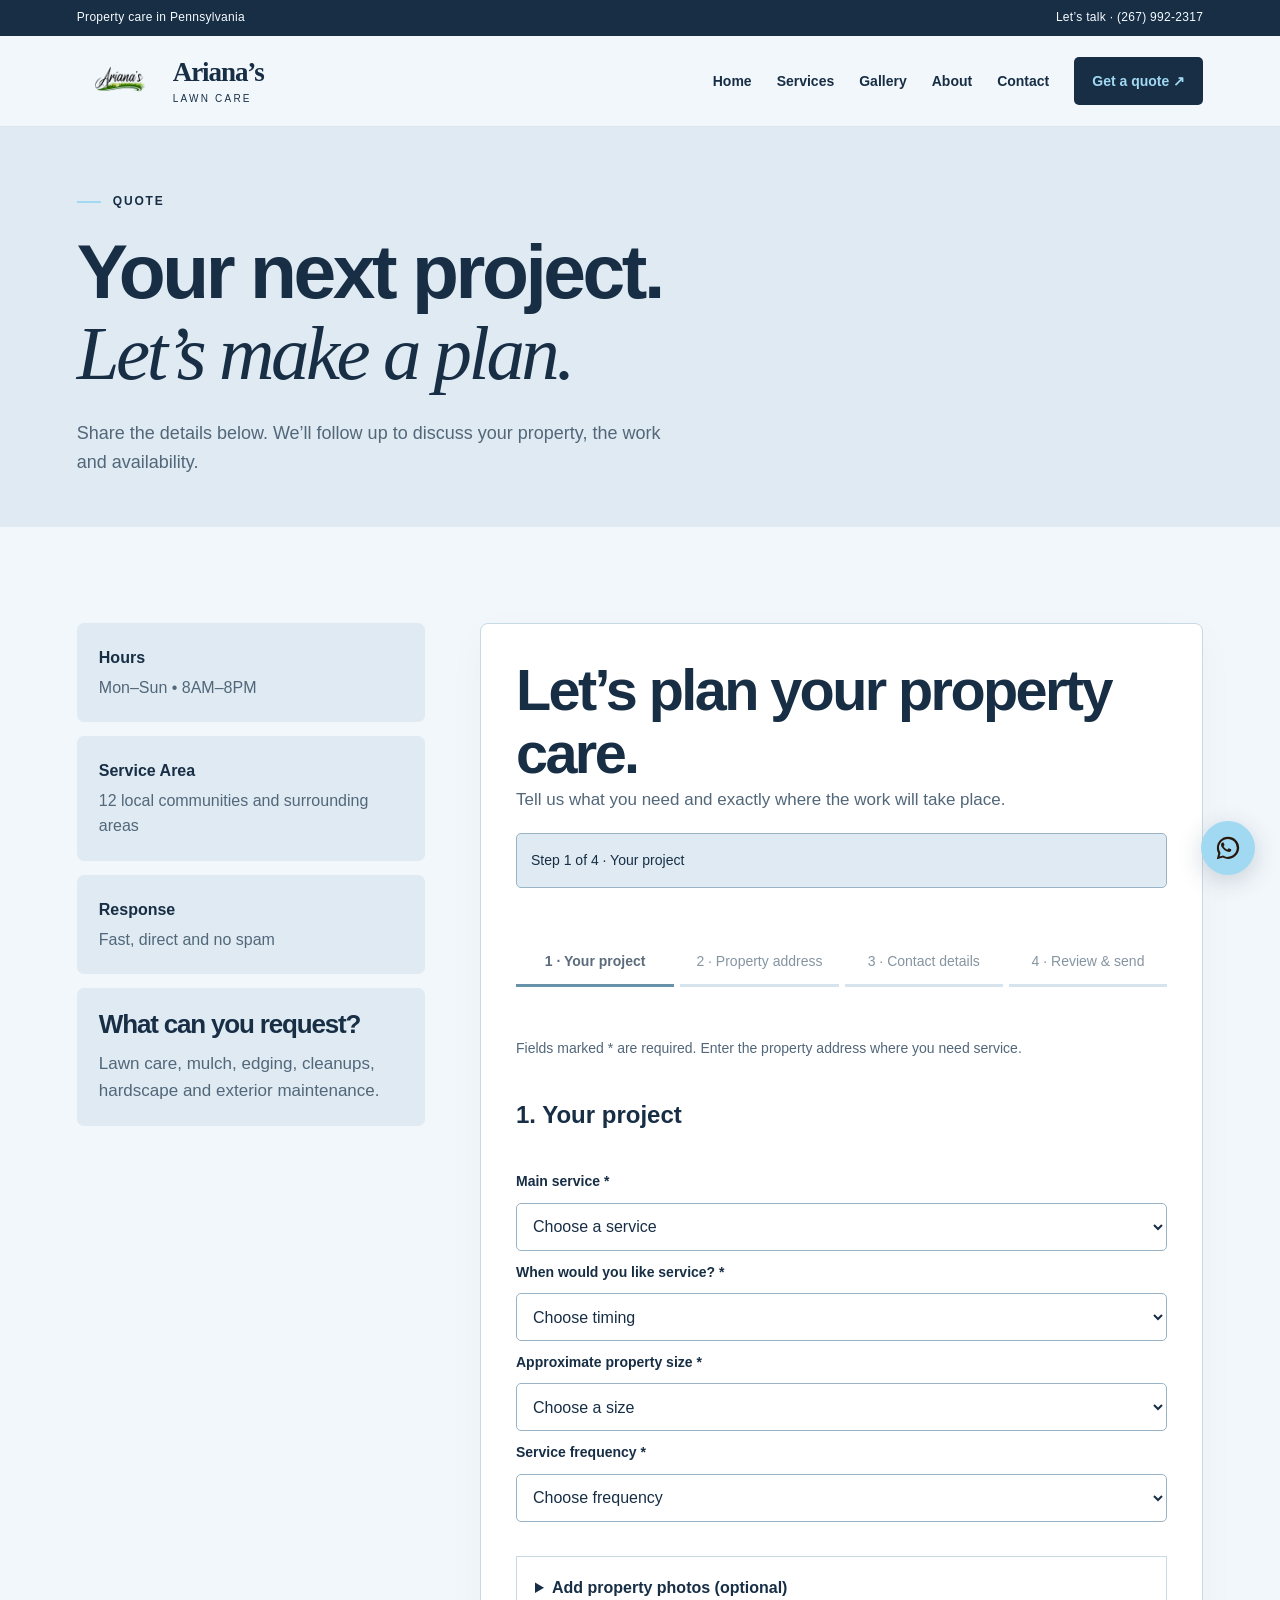
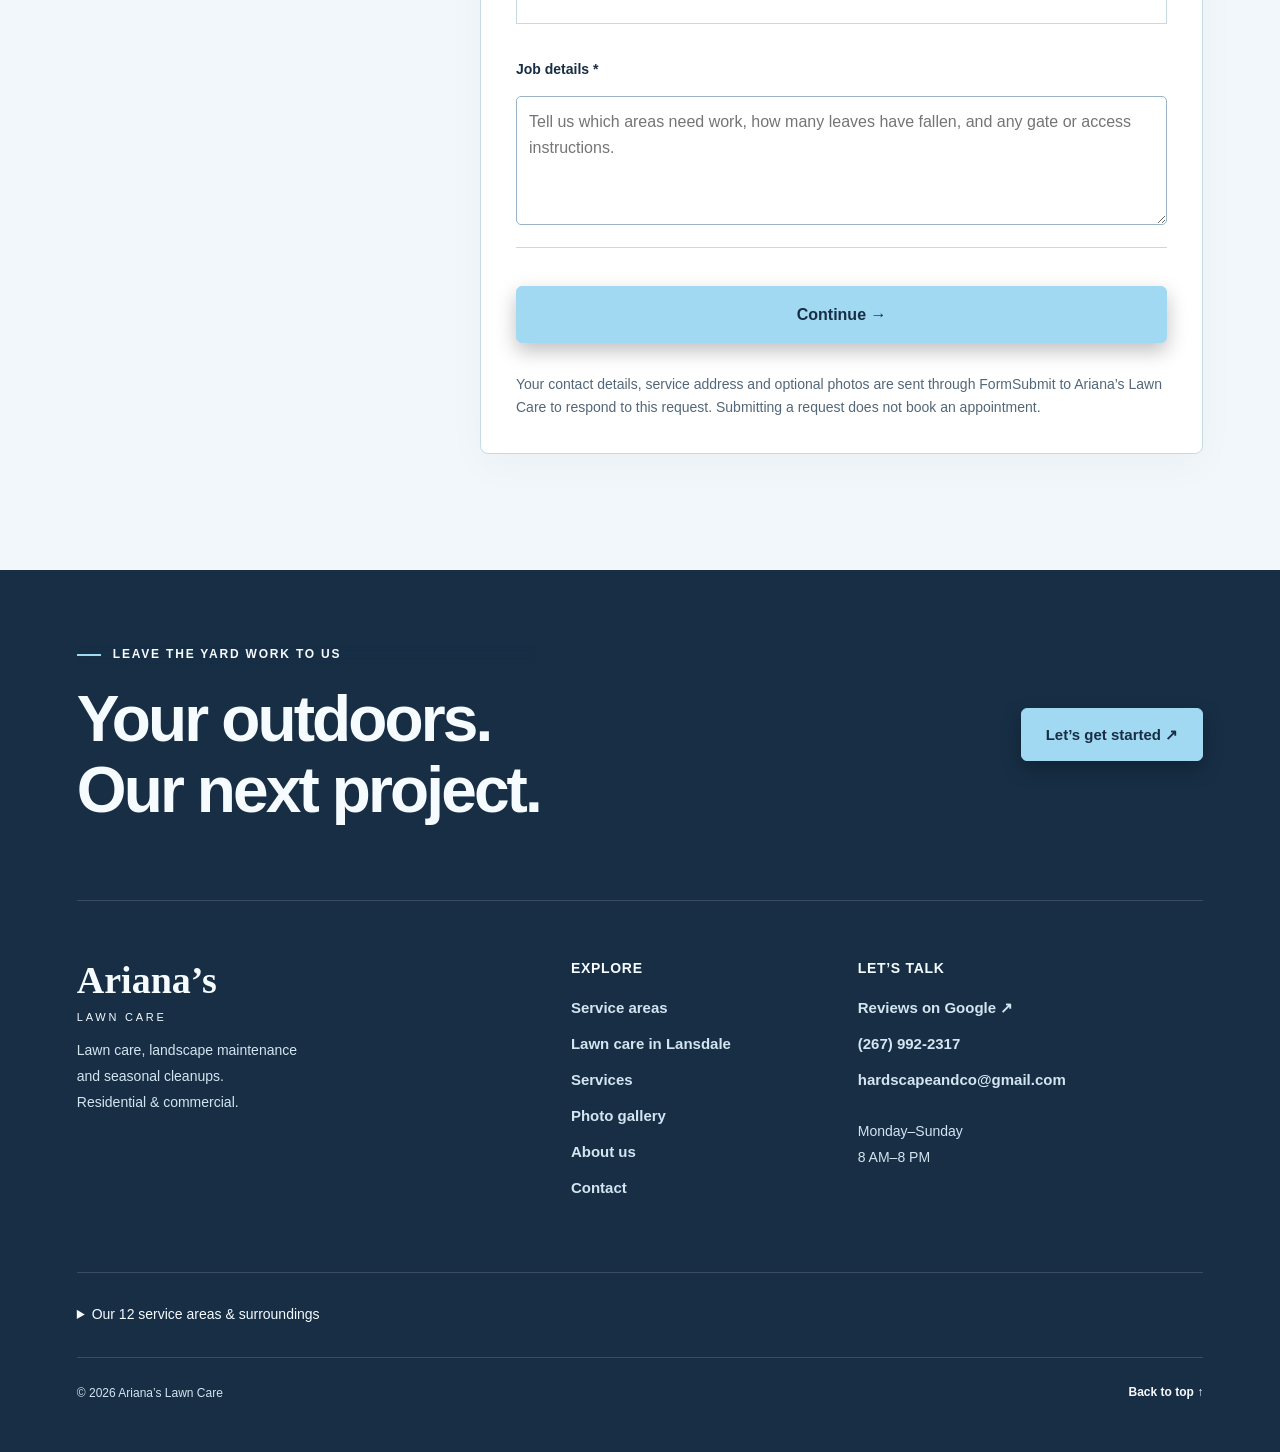
<file: quote.html>
<!DOCTYPE html>
<html lang="en" data-season="fall">
<head>
  <meta charset="UTF-8" />
  <meta name="viewport" content="width=device-width, initial-scale=1.0" />
  <title>Request a Lawn Care Quote in Hatfield, PA | Ariana’s Lawn Care</title>
  <meta name="description" content="Request leaf removal, yard cleanup or lawn care in Hatfield, Lansdale, Telford and Harleysville. Send your complete property address for a personalized quote.">
  <link rel="stylesheet" href="./style.css?v=20260909-local" />
  <link rel="canonical" href="https://arianaslawncare.com/quote.html">
  <meta property="og:title" content="Request a Lawn Care Quote in Hatfield, PA | Ariana’s Lawn Care">
  <meta property="og:description" content="Request leaf removal, yard cleanup or lawn care in Hatfield, Lansdale, Telford and Harleysville. Send your complete property address for a personalized quote.">
  <meta property="og:url" content="https://arianaslawncare.com/quote.html">
  <meta property="og:type" content="website">
<meta name="theme-color" content="#192b24">
<link rel="stylesheet" href="./experience.css?v=20260909-local">
<link rel="stylesheet" href="./seasons.css?v=20260909-local">
<script src="./seasons.js?v=20260909-local"></script>
<noscript><style>@media(max-width:980px){.nav-menu{display:flex;position:static;flex-wrap:wrap;box-shadow:none}.nav-inner{flex-wrap:wrap}.menu-toggle{display:none}.navbar{position:relative}}</style></noscript><link rel="stylesheet" href="./local-upgrade.css?v=20260909-local">
</head>
<body class="page-quote">
<a class="skip-link" href="#main-content">Skip to content</a><div class="site-topbar"><div class="container"><span>Property care in Pennsylvania</span><a href="tel:+12679922317">Let’s talk · (267) 992-2317</a></div></div>

  <header class="navbar"><div class="reading-progress" aria-hidden="true"></div>
    <div class="container nav-inner">
      <a class="logo" href="./" aria-label="Ariana's Lawn Care">
        <img src="./logo.png" alt="Ariana's Lawn Care logo" /><span class="brand-wordmark">Ariana’s<span>LAWN CARE</span></span>
      </a>

      <button class="menu-toggle" id="menuToggle" aria-controls="navMenu" aria-label="Open menu" aria-expanded="false">
        <span></span><span></span><span></span>
      </button>

      <nav class="nav-menu" id="navMenu" aria-label="Main navigation">
        <a href="./">Home</a>
        <a href="./services.html">Services</a>
        <a class="is-active" href="./quote.html" data-nav-quote>Get a quote ↗</a>
        <a href="./work.html">Gallery</a>
        <a href="./about.html">About</a>
        <a href="./contact.html">Contact</a>
      </nav>
    </div>
  </header>

  <main class="page-main" id="main-content">
    <section class="page-hero">
      <div class="container">
        <div class="eyebrow">Quote</div>
        <h1>Your next project.<br><em>Let’s make a plan.</em></h1>
        <p>Share the details below. We’ll follow up to discuss your property, the work and availability.</p>
      </div>
    </section>

    <section class="section">
      <div class="container split quote-layout">
        <div class="stack">
          <div class="fact-card">
            <strong>Hours</strong>
            <span>Mon–Sun • 8AM–8PM</span>
          </div>

          <div class="fact-card">
            <strong>Service Area</strong>
            <span>12 local communities and surrounding areas</span>
          </div>

          <div class="fact-card">
            <strong>Response</strong>
            <span>Fast, direct and no spam</span>
          </div>

          <div class="panel">
            <h3>What can you request?</h3>
            <p>
              Lawn care, mulch, edging, cleanups, hardscape and exterior maintenance.
            </p>
          </div>
        </div>

        <aside class="quote-card">
          <h2>Let’s plan your property care.</h2>
          <p>Tell us what you need and exactly where the work will take place.</p>

          <form id="quoteForm" action="https://formsubmit.co/hardscapeandco@gmail.com" method="POST" enctype="multipart/form-data" data-guided="true">
            <input type="hidden" name="_subject" value="Complete Quote Request - Ariana's Lawn Care">
            <input type="hidden" name="_template" value="table">
            <input type="hidden" name="_autoresponse" value="Thank you for contacting Ariana&#39;s Lawn Care! We&#39;ve received your quote request. A member of our team will contact you as soon as possible. This message confirms your request, not a scheduled appointment. If you need to reach us, call (267) 992-2317.">
            <input type="hidden" name="_next" value="https://arianaslawncare.com/thanks.html">
            <input type="hidden" name="Full service address" id="fullAddress">
            <input type="hidden" name="Map link" id="mapLink">
            <input type="hidden" name="Country" value="United States">
            <input type="text" name="_honey" class="spam-field" tabindex="-1" autocomplete="off" aria-hidden="true">
            <div id="quoteProgress" class="quote-progress" role="status" aria-live="polite" hidden></div>
            <div id="wizardNav" class="wizard-nav" role="group" aria-label="Quote steps" hidden></div><p class="form-hint">Fields marked * are required. Enter the property address where you need service.</p>
            <fieldset>
              <legend>1. Your contact details</legend>
              <label for="customerName">Full name *</label>
              <input id="customerName" name="name" autocomplete="name" minlength="2" maxlength="100" required>
              <label for="customerEmail">Email *</label>
              <input id="customerEmail" name="email" type="email" autocomplete="email" maxlength="150" required>
              <label for="customerPhone">Phone *</label>
              <input id="customerPhone" name="Phone" type="tel" autocomplete="tel" inputmode="tel" minlength="10" maxlength="25" required aria-describedby="phoneHint">
              <small id="phoneHint">Include your area code, for example (267) 555-0123.</small>
            </fieldset>
            <fieldset>
              <legend>2. Complete property address</legend>
              <label for="street">House number and street *</label>
              <input id="street" name="Street address" autocomplete="address-line1" minlength="5" maxlength="180" pattern=".*[0-9].*" placeholder="123 Main Street" required aria-describedby="streetHint">
              <small id="streetHint">Use the full street name and house number, not just your town or a PO box.</small>
              <label for="unit">Apartment / suite / unit (if applicable)</label>
              <input id="unit" name="Apartment or unit" autocomplete="address-line2" maxlength="60" placeholder="Unit 2B">
              <div class="form-columns">
                <div>
                  <label for="city">City / town *</label>
                  <input id="city" name="City" autocomplete="address-level2" list="localTowns" minlength="2" maxlength="80" required>
                  <datalist id="localTowns"><option value="Telford"></option><option value="Lansdale"></option><option value="Woxall"></option><option value="Hatfield"></option><option value="Mainland"></option><option value="Earlington"></option><option value="Green Lane"></option><option value="Sumneytown"></option><option value="Harleysville"></option><option value="Salfordville"></option><option value="Marlboroughville"></option><option value="Yorkshire Commons"></option></datalist><small>Nearby communities welcome. Enter your property's postal city and ZIP code.</small>
                </div>
                <div>
                  <label for="state">State *</label>
                  <select id="state" name="State" autocomplete="address-level1" required>
                    <option value="">Select state</option><option value="PA">Pennsylvania (PA)</option>
                  </select>
                </div>
              </div>
              <label for="zip">ZIP code *</label>
              <input id="zip" name="ZIP code" autocomplete="postal-code" inputmode="numeric" pattern="[0-9]{5}(-[0-9]{4})?" maxlength="10" placeholder="19440" required aria-describedby="zipHint">
              <small id="zipHint">Enter 5 digits, or ZIP+4 (for example 19440-1234).</small>
              <p id="addressPreview" class="address-preview" aria-live="polite">Your complete service address will appear here.</p>
            </fieldset>
            <fieldset>
              <legend>3. Tell us about the job</legend>
              <label for="service">Main service *</label>
              <select id="service" name="Main service" required>
                <option value="">Choose a service</option>
                <option>Leaf removal</option><option>Fall yard cleanup</option><option>Gutter cleaning</option>
                <option>Lawn mowing</option><option>Mulch and edging</option><option>Hedge trimming</option>
                <option>Hardscape</option><option>Snow removal</option><option>Edging &amp; trimming</option><option>Roof cleaning / wash</option><option>Salting</option><option>Other</option>
              </select>
              <label for="timing">When would you like service? *</label>
              <select id="timing" name="Preferred timing" required>
                <option value="">Choose timing</option><option>As soon as available</option>
                <option>Within 1–2 weeks</option><option>Within a month</option><option>Flexible</option>
              </select>
              <label for="propertySize">Approximate property size *</label><select id="propertySize" name="Approximate property size" required><option value="">Choose a size</option><option>Small yard (under 1/4 acre)</option><option>Medium yard (1/4 to 1/2 acre)</option><option>Large yard (over 1/2 acre)</option><option>Commercial property</option><option>Not sure — please assess</option></select><label for="serviceFrequency">Service frequency *</label><select id="serviceFrequency" name="Service frequency" required><option value="">Choose frequency</option><option>One-time service</option><option>Recurring maintenance</option><option>Help me decide</option></select>
<details class="photo-upload"><summary>Add property photos (optional)</summary><p>Show the areas that need attention. Up to 3 JPG, PNG or WebP photos, 8 MB total. Photos are sent with your request. Avoid people, license plates and private documents.</p><label for="photo1">Property photo 1</label><input id="photo1" type="file" name="attachment" accept="image/jpeg,image/png,image/webp"><label for="photo2">Property photo 2</label><input id="photo2" type="file" name="attachment2" accept="image/jpeg,image/png,image/webp"><label for="photo3">Property photo 3</label><input id="photo3" type="file" name="attachment3" accept="image/jpeg,image/png,image/webp"><p id="photoStatus" role="status"></p></details><label for="jobDetails">Job details *</label>
              <textarea id="jobDetails" name="Job details" rows="4" minlength="15" maxlength="2000" required placeholder="Tell us which areas need work, how many leaves have fallen, and any gate or access instructions."></textarea>
              <label class="check-row"><input id="addressConfirmed" name="Address confirmed" type="checkbox" value="Yes" required> <span>I checked the house number, street, unit (if applicable), city, state and ZIP code. *</span></label>
            </fieldset>
            
            <div id="quoteReview" class="quote-review" hidden tabindex="-1" aria-labelledby="reviewTitle">
              <h3 id="reviewTitle">Review your request</h3>
              <dl id="reviewDetails"></dl>
              <p>Check the address and contact details above, then select “Send quote request”.</p>
              <button class="btn secondary" type="button" id="editQuote">Edit details</button>
            </div>
            <p id="formNote" class="form-note" role="status" aria-live="polite"></p>
            <button class="btn wizard-back" id="wizardBack" type="button" hidden>← Back</button><button class="btn primary full" id="sendQuote" type="submit">Send quote request</button>
            <noscript><p>Check all your details before sending. You can submit this form without JavaScript.</p></noscript>
          <p class="submission-privacy">Your contact details, service address and optional photos are sent through FormSubmit to Ariana’s Lawn Care to respond to this request. Submitting a request does not book an appointment.</p></form>
        </aside>
      </div>
    </section>
  </main>

  <footer class="footer editorial-footer"><div class="container"><div class="footer-invitation"><div><div class="eyebrow">Leave the yard work to us</div><h2>Your outdoors.<br>Our next project.</h2></div><a class="btn primary" href="./quote.html">Let’s get started ↗</a></div><div class="footer-columns"><div><a class="footer-brand" href="./">Ariana’s<span>LAWN CARE</span></a><p>Lawn care, landscape maintenance<br>and seasonal cleanups.<br>Residential &amp; commercial.</p></div><div><h3>Explore</h3><a href="./service-areas.html">Service areas</a><a href="./lansdale-lawn-care.html">Lawn care in Lansdale</a><a href="./services.html">Services</a><a href="./work.html">Photo gallery</a><a href="./about.html">About us</a><a href="./contact.html">Contact</a></div><div><h3>Let’s talk</h3><a href="https://www.google.com/maps?cid=7540364938997628904" target="_blank" rel="noopener noreferrer" data-google-reviews>Reviews on Google ↗</a><a href="tel:+12679922317">(267) 992-2317</a><a href="mailto:hardscapeandco@gmail.com">hardscapeandco@gmail.com</a><p>Monday–Sunday<br>8 AM–8 PM</p></div></div><details class="footer-areas"><summary>Our 12 service areas &amp; surroundings</summary><div class="local-town-grid"><a href="./quote.html?city=Telford">Telford<span aria-hidden="true">↗</span></a><a href="./lansdale-lawn-care.html">Lansdale<span aria-hidden="true">↗</span></a><a href="./quote.html?city=Woxall">Woxall<span aria-hidden="true">↗</span></a><a href="./quote.html?city=Hatfield">Hatfield<span aria-hidden="true">↗</span></a><a href="./quote.html?city=Mainland">Mainland<span aria-hidden="true">↗</span></a><a href="./quote.html?city=Earlington">Earlington<span aria-hidden="true">↗</span></a><a href="./quote.html?city=Green%20Lane">Green Lane<span aria-hidden="true">↗</span></a><a href="./quote.html?city=Sumneytown">Sumneytown<span aria-hidden="true">↗</span></a><a href="./quote.html?city=Harleysville">Harleysville<span aria-hidden="true">↗</span></a><a href="./quote.html?city=Salfordville">Salfordville<span aria-hidden="true">↗</span></a><a href="./quote.html?city=Marlboroughville">Marlboroughville<span aria-hidden="true">↗</span></a><a href="./quote.html?city=Yorkshire%20Commons">Yorkshire Commons<span aria-hidden="true">↗</span></a></div></details><div class="footer-bottom"><p>© <span id="year"></span> Ariana’s Lawn Care</p><a href="#main-content">Back to top ↑</a></div></div></footer><nav class="mobile-contact" aria-label="Quick contact"><a href="tel:+12679922317">Call us</a><a href="./quote.html">Get a free estimate ↗</a></nav>

  <a class="whatsapp-float" href="https://wa.me/12679922317" target="_blank" rel="noopener" aria-label="WhatsApp">
    <svg viewBox="0 0 32 32" role="img" aria-hidden="true">
      <path d="M19.11 17.27c-.29-.15-1.71-.84-1.98-.94-.26-.1-.45-.15-.64.15-.19.29-.74.94-.9 1.13-.16.19-.33.22-.62.07-.29-.15-1.21-.44-2.31-1.41-.85-.76-1.42-1.69-1.59-1.97-.17-.29-.02-.44.13-.58.13-.13.29-.33.43-.49.14-.16.19-.29.29-.48.1-.19.05-.36-.02-.5-.07-.15-.64-1.54-.88-2.11-.23-.55-.47-.48-.64-.49h-.55c-.19 0-.5.07-.76.36-.26.29-1 1-.97 2.43.03 1.43 1.03 2.81 1.18 3 .14.19 2.02 3.09 4.89 4.33.68.29 1.21.46 1.63.59.68.22 1.31.19 1.8.11.55-.08 1.71-.7 1.95-1.38.24-.68.24-1.26.17-1.38-.07-.12-.26-.19-.55-.33z" fill="currentColor"/>
      <path d="M16.03 3.2c-7.02 0-12.71 5.69-12.71 12.71 0 2.24.58 4.34 1.6 6.17L3.2 28.8l6.9-1.81a12.67 12.67 0 0 0 5.93 1.5h.01c7.02 0 12.72-5.7 12.72-12.72 0-3.4-1.32-6.6-3.72-9s-5.6-3.57-9.01-3.57zm0 22.97h-.01a10.2 10.2 0 0 1-5.2-1.42l-.37-.22-4.09 1.07 1.09-3.98-.24-.41a10.13 10.13 0 0 1-1.56-5.42c0-5.62 4.57-10.19 10.2-10.19 2.72 0 5.28 1.06 7.2 2.98a10.13 10.13 0 0 1 2.99 7.21c0 5.63-4.58 10.2-10.21 10.2z" fill="currentColor"/>
    </svg>
  </a>

  <script src="./quote-rules.js?v=20260909-local"></script>
  <script src="./script.js?v=20260909-local"></script>
<script src="./experience.js?v=20260909-local"></script>
<script src="./local-upgrade.js?v=20260909-local"></script>
<script src="./quote-wizard.js?v=20260909-local"></script></body>
</html>
</file>
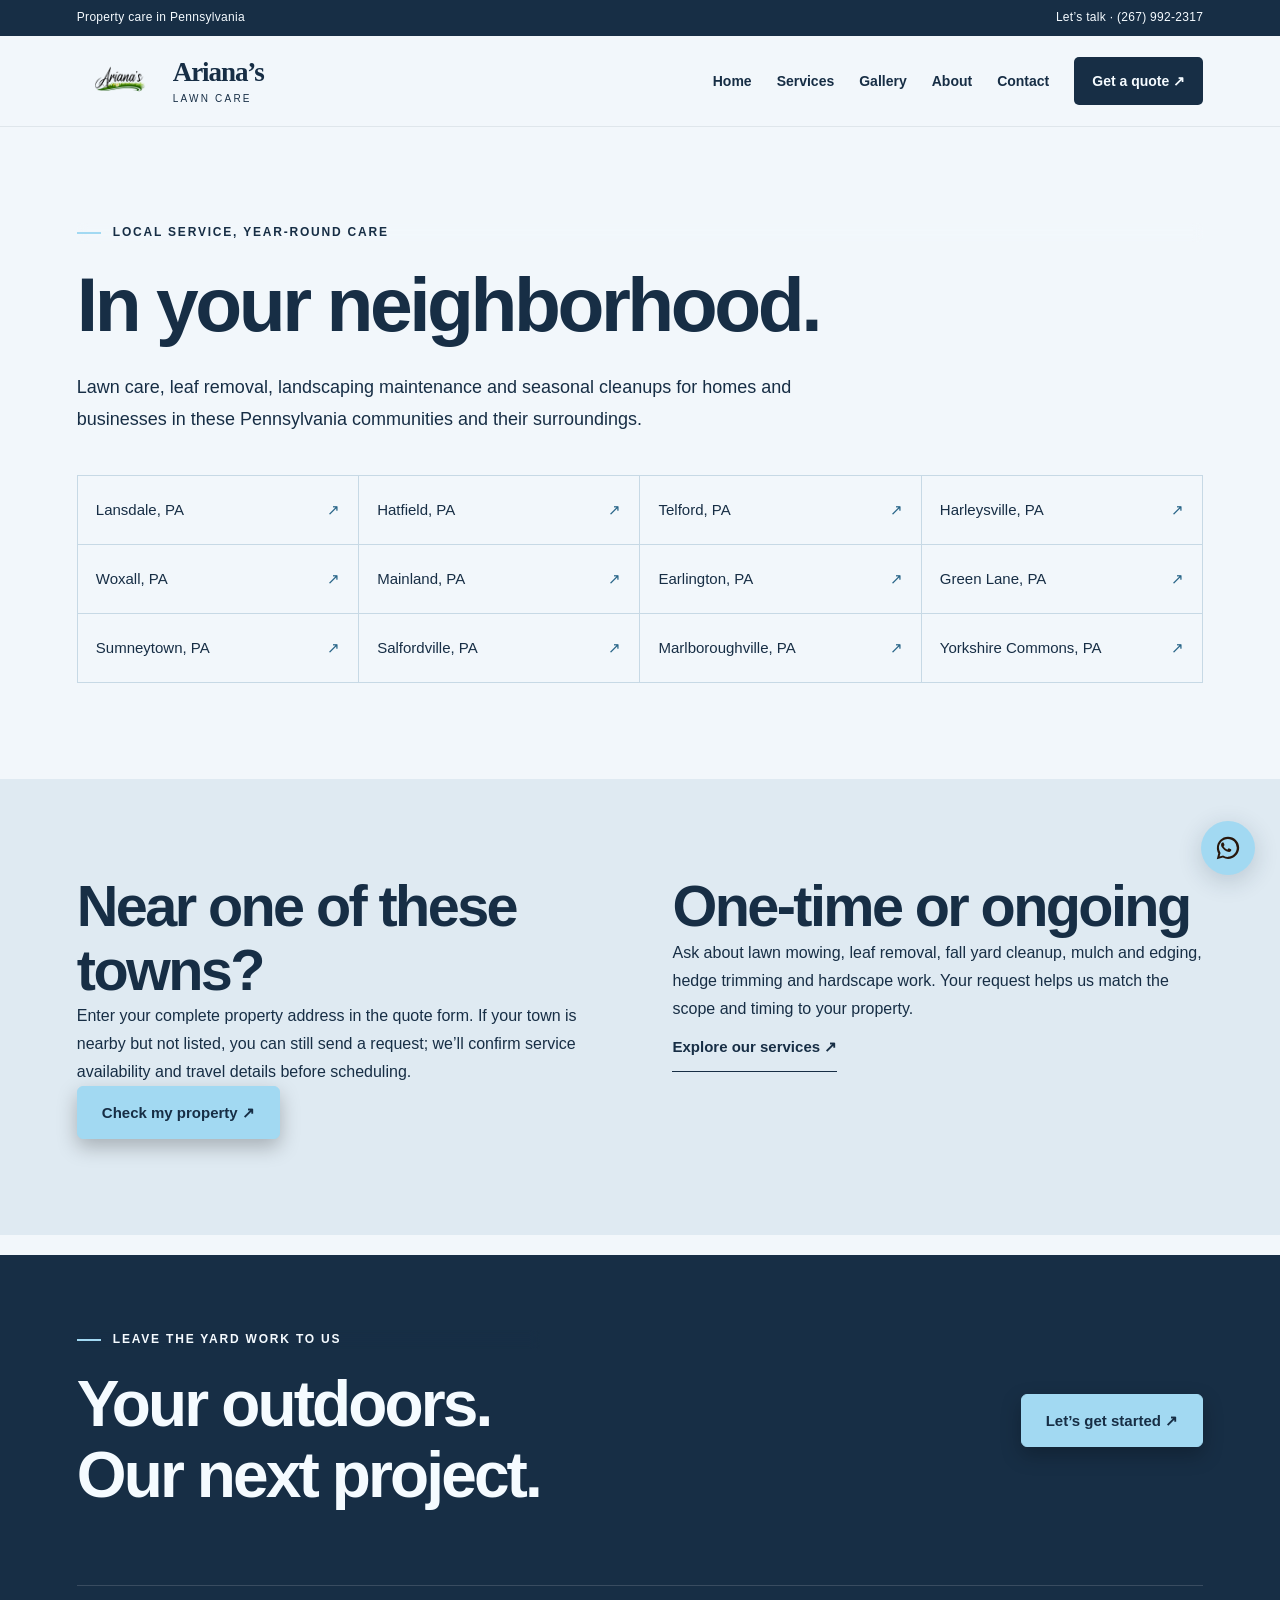
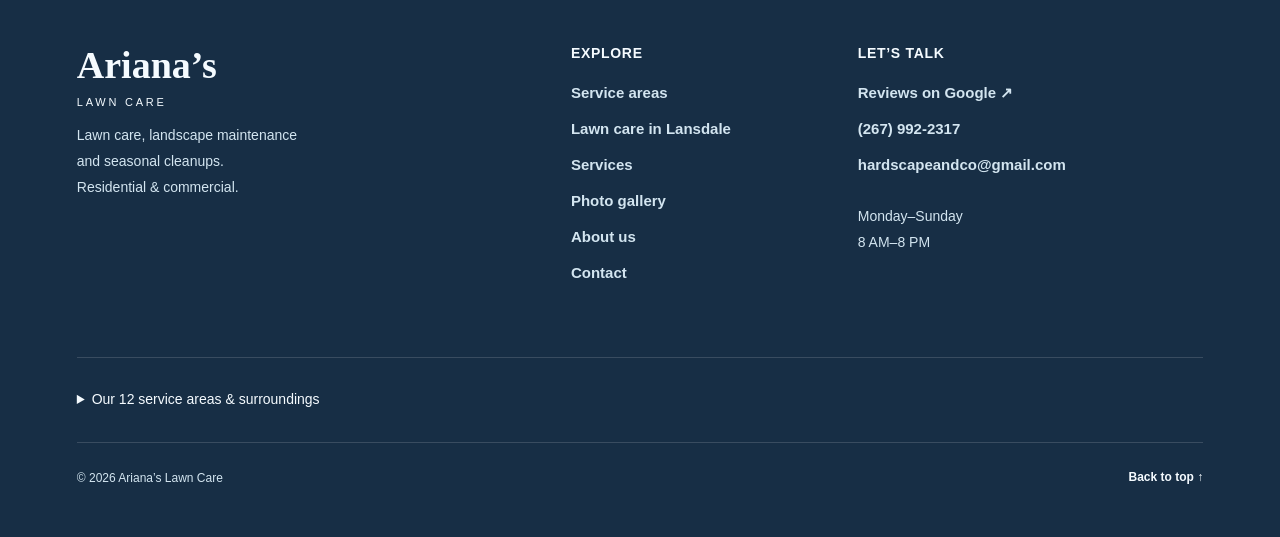
<file: service-areas.html>
<!DOCTYPE html>
<html lang="en" data-season="fall">
<head>
  <meta charset="UTF-8" />
  <meta name="viewport" content="width=device-width, initial-scale=1.0" />
  <title>Lawn Care Service Areas | Lansdale, Hatfield &amp; Nearby PA Towns</title>
  <meta name="description" content="Ariana’s Lawn Care serves Lansdale, Hatfield, Telford, Harleysville and nearby Pennsylvania communities. Explore service coverage and request a property estimate.">
  <link rel="stylesheet" href="./style.css?v=20260909-local" />
  <link rel="canonical" href="https://arianaslawncare.com/service-areas.html">
  <meta property="og:title" content="Lawn Care Service Areas | Lansdale, Hatfield &amp; Nearby PA Towns">
  <meta property="og:description" content="Ariana’s Lawn Care serves Lansdale, Hatfield, Telford, Harleysville and nearby Pennsylvania communities. Explore service coverage and request a property estimate.">
  <meta property="og:url" content="https://arianaslawncare.com/service-areas.html">
  <meta property="og:type" content="website">
<meta name="theme-color" content="#192b24">
<link rel="stylesheet" href="./experience.css?v=20260909-local">
<link rel="stylesheet" href="./seasons.css?v=20260909-local">
<script src="./seasons.js?v=20260909-local"></script>
<noscript><style>@media(max-width:980px){.nav-menu{display:flex;position:static;flex-wrap:wrap;box-shadow:none}.nav-inner{flex-wrap:wrap}.menu-toggle{display:none}.navbar{position:relative}}</style></noscript><link rel="stylesheet" href="./local-upgrade.css?v=20260909-local">
</head>
<body class="page-about">
<a class="skip-link" href="#main-content">Skip to content</a><div class="site-topbar"><div class="container"><span>Property care in Pennsylvania</span><a href="tel:+12679922317">Let’s talk · (267) 992-2317</a></div></div>

<header class="navbar"><div class="reading-progress" aria-hidden="true"></div>
  <div class="container nav-inner">
    <a class="logo" href="./" aria-label="Ariana's Lawn Care">
      <img src="./logo.png" alt="Ariana's Lawn Care logo" /><span class="brand-wordmark">Ariana’s<span>LAWN CARE</span></span>
    </a>

    <button class="menu-toggle" id="menuToggle" aria-controls="navMenu" aria-label="Open menu" aria-expanded="false">
      <span></span><span></span><span></span>
    </button>

    <nav class="nav-menu" id="navMenu" aria-label="Main navigation">
      <a href="./">Home</a>
      <a href="./services.html">Services</a>
      <a href="./quote.html" data-nav-quote>Get a quote ↗</a>
      <a href="./work.html">Gallery</a>
      <a  href="./about.html">About</a>
      <a href="./contact.html">Contact</a>
    </nav>
  </div>
</header>

<main class="page-main" id="main-content"><section class="section"><div class="container"><div class="eyebrow">Local service, year-round care</div><h1>In your neighborhood.</h1><p class="local-lead">Lawn care, leaf removal, landscaping maintenance and seasonal cleanups for homes and businesses in these Pennsylvania communities and their surroundings.</p><div class="local-town-grid"><a href="./lansdale-lawn-care.html">Lansdale, PA <span aria-hidden="true">↗</span></a><a href="./quote.html?city=Hatfield">Hatfield, PA <span aria-hidden="true">↗</span></a><a href="./quote.html?city=Telford">Telford, PA <span aria-hidden="true">↗</span></a><a href="./quote.html?city=Harleysville">Harleysville, PA <span aria-hidden="true">↗</span></a><a href="./quote.html?city=Woxall">Woxall, PA <span aria-hidden="true">↗</span></a><a href="./quote.html?city=Mainland">Mainland, PA <span aria-hidden="true">↗</span></a><a href="./quote.html?city=Earlington">Earlington, PA <span aria-hidden="true">↗</span></a><a href="./quote.html?city=Green%20Lane">Green Lane, PA <span aria-hidden="true">↗</span></a><a href="./quote.html?city=Sumneytown">Sumneytown, PA <span aria-hidden="true">↗</span></a><a href="./quote.html?city=Salfordville">Salfordville, PA <span aria-hidden="true">↗</span></a><a href="./quote.html?city=Marlboroughville">Marlboroughville, PA <span aria-hidden="true">↗</span></a><a href="./quote.html?city=Yorkshire%20Commons">Yorkshire Commons, PA <span aria-hidden="true">↗</span></a></div></div></section><section class="section local-spotlight"><div class="container split"><div><h2>Near one of these towns?</h2><p>Enter your complete property address in the quote form. If your town is nearby but not listed, you can still send a request; we’ll confirm service availability and travel details before scheduling.</p><a class="btn primary" href="./quote.html">Check my property ↗</a></div><div><h2>One-time or ongoing</h2><p>Ask about lawn mowing, leaf removal, fall yard cleanup, mulch and edging, hedge trimming and hardscape work. Your request helps us match the scope and timing to your property.</p><a class="text-link" href="./services.html">Explore our services ↗</a></div></div></section></main>

<footer class="footer editorial-footer"><div class="container"><div class="footer-invitation"><div><div class="eyebrow">Leave the yard work to us</div><h2>Your outdoors.<br>Our next project.</h2></div><a class="btn primary" href="./quote.html">Let’s get started ↗</a></div><div class="footer-columns"><div><a class="footer-brand" href="./">Ariana’s<span>LAWN CARE</span></a><p>Lawn care, landscape maintenance<br>and seasonal cleanups.<br>Residential &amp; commercial.</p></div><div><h3>Explore</h3><a href="./service-areas.html">Service areas</a><a href="./lansdale-lawn-care.html">Lawn care in Lansdale</a><a href="./services.html">Services</a><a href="./work.html">Photo gallery</a><a href="./about.html">About us</a><a href="./contact.html">Contact</a></div><div><h3>Let’s talk</h3><a href="https://www.google.com/maps?cid=7540364938997628904" target="_blank" rel="noopener noreferrer" data-google-reviews>Reviews on Google ↗</a><a href="tel:+12679922317">(267) 992-2317</a><a href="mailto:hardscapeandco@gmail.com">hardscapeandco@gmail.com</a><p>Monday–Sunday<br>8 AM–8 PM</p></div></div><details class="footer-areas"><summary>Our 12 service areas &amp; surroundings</summary><div class="local-town-grid"><a href="./quote.html?city=Telford">Telford<span aria-hidden="true">↗</span></a><a href="./lansdale-lawn-care.html">Lansdale<span aria-hidden="true">↗</span></a><a href="./quote.html?city=Woxall">Woxall<span aria-hidden="true">↗</span></a><a href="./quote.html?city=Hatfield">Hatfield<span aria-hidden="true">↗</span></a><a href="./quote.html?city=Mainland">Mainland<span aria-hidden="true">↗</span></a><a href="./quote.html?city=Earlington">Earlington<span aria-hidden="true">↗</span></a><a href="./quote.html?city=Green%20Lane">Green Lane<span aria-hidden="true">↗</span></a><a href="./quote.html?city=Sumneytown">Sumneytown<span aria-hidden="true">↗</span></a><a href="./quote.html?city=Harleysville">Harleysville<span aria-hidden="true">↗</span></a><a href="./quote.html?city=Salfordville">Salfordville<span aria-hidden="true">↗</span></a><a href="./quote.html?city=Marlboroughville">Marlboroughville<span aria-hidden="true">↗</span></a><a href="./quote.html?city=Yorkshire%20Commons">Yorkshire Commons<span aria-hidden="true">↗</span></a></div></details><div class="footer-bottom"><p>© <span id="year"></span> Ariana’s Lawn Care</p><a href="#main-content">Back to top ↑</a></div></div></footer><nav class="mobile-contact" aria-label="Quick contact"><a href="tel:+12679922317">Call us</a><a href="./quote.html">Get a free estimate ↗</a></nav>

<a class="whatsapp-float"
href="https://wa.me/12679922317"
target="_blank"
rel="noopener"
aria-label="WhatsApp">
  <svg viewBox="0 0 32 32" role="img" aria-hidden="true">
    <path d="M19.11 17.27c-.29-.15-1.71-.84-1.98-.94-.26-.1-.45-.15-.64.15-.19.29-.74.94-.9 1.13-.16.19-.33.22-.62.07-.29-.15-1.21-.44-2.31-1.41-.85-.76-1.42-1.69-1.59-1.97-.17-.29-.02-.44.13-.58.13-.13.29-.33.43-.49.14-.16.19-.29.29-.48.1-.19.05-.36-.02-.5-.07-.15-.64-1.54-.88-2.11-.23-.55-.47-.48-.64-.49h-.55c-.19 0-.5.07-.76.36-.26.29-1 1-.97 2.43.03 1.43 1.03 2.81 1.18 3 .14.19 2.02 3.09 4.89 4.33.68.29 1.21.46 1.63.59.68.22 1.31.19 1.8.11.55-.08 1.71-.7 1.95-1.38.24-.68.24-1.26.17-1.38-.07-.12-.26-.19-.55-.33z" fill="currentColor"/>
    <path d="M16.03 3.2c-7.02 0-12.71 5.69-12.71 12.71 0 2.24.58 4.34 1.6 6.17L3.2 28.8l6.9-1.81a12.67 12.67 0 0 0 5.93 1.5h.01c7.02 0 12.72-5.7 12.72-12.72 0-3.4-1.32-6.6-3.72-9s-5.6-3.57-9.01-3.57zm0 22.97h-.01a10.2 10.2 0 0 1-5.2-1.42l-.37-.22-4.09 1.07 1.09-3.98-.24-.41a10.13 10.13 0 0 1-1.56-5.42c0-5.62 4.57-10.19 10.2-10.19 2.72 0 5.28 1.06 7.2 2.98a10.13 10.13 0 0 1 2.99 7.21c0 5.63-4.58 10.2-10.21 10.2z" fill="currentColor"/>
  </svg>
</a>

<script src="./quote-rules.js?v=20260909-local"></script>
  <script src="./script.js?v=20260909-local"></script>

<script src="./experience.js?v=20260909-local"></script>
<script src="./local-upgrade.js?v=20260909-local"></script>
</body>
</html>
</file>
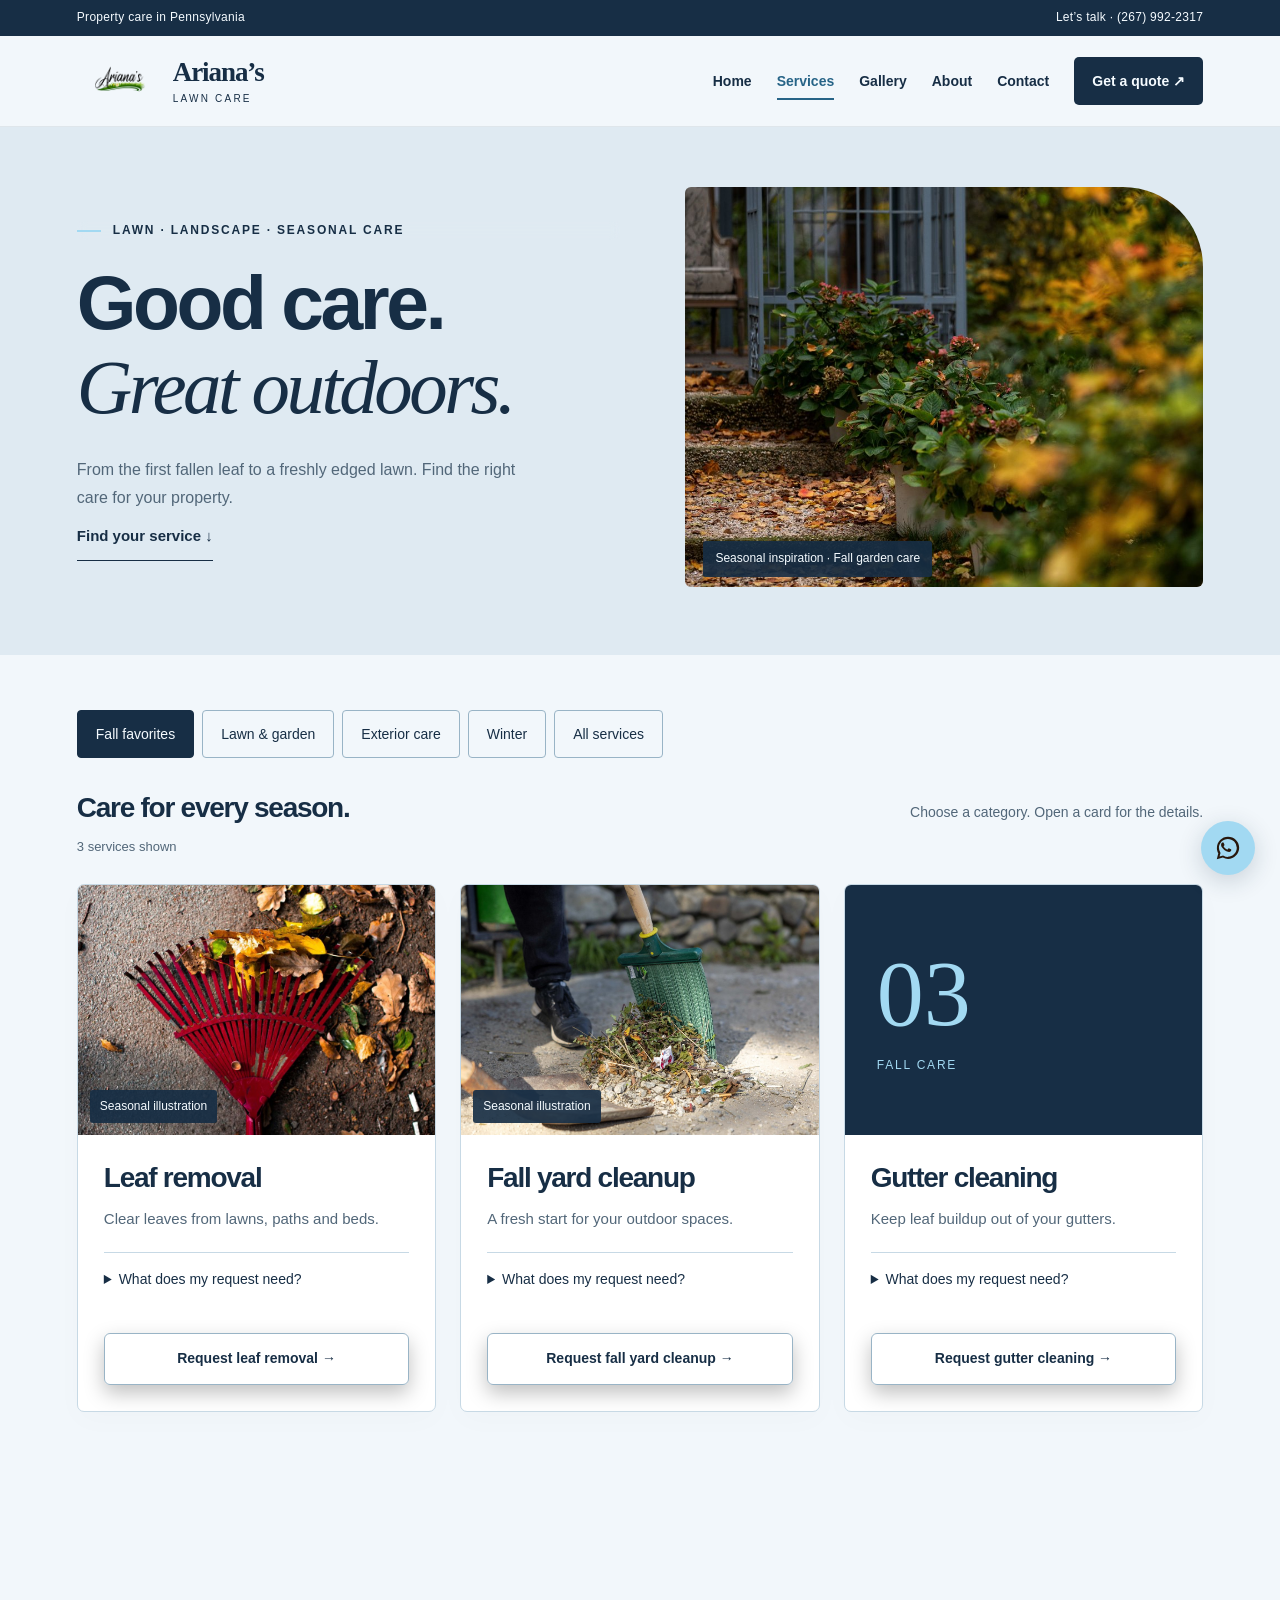
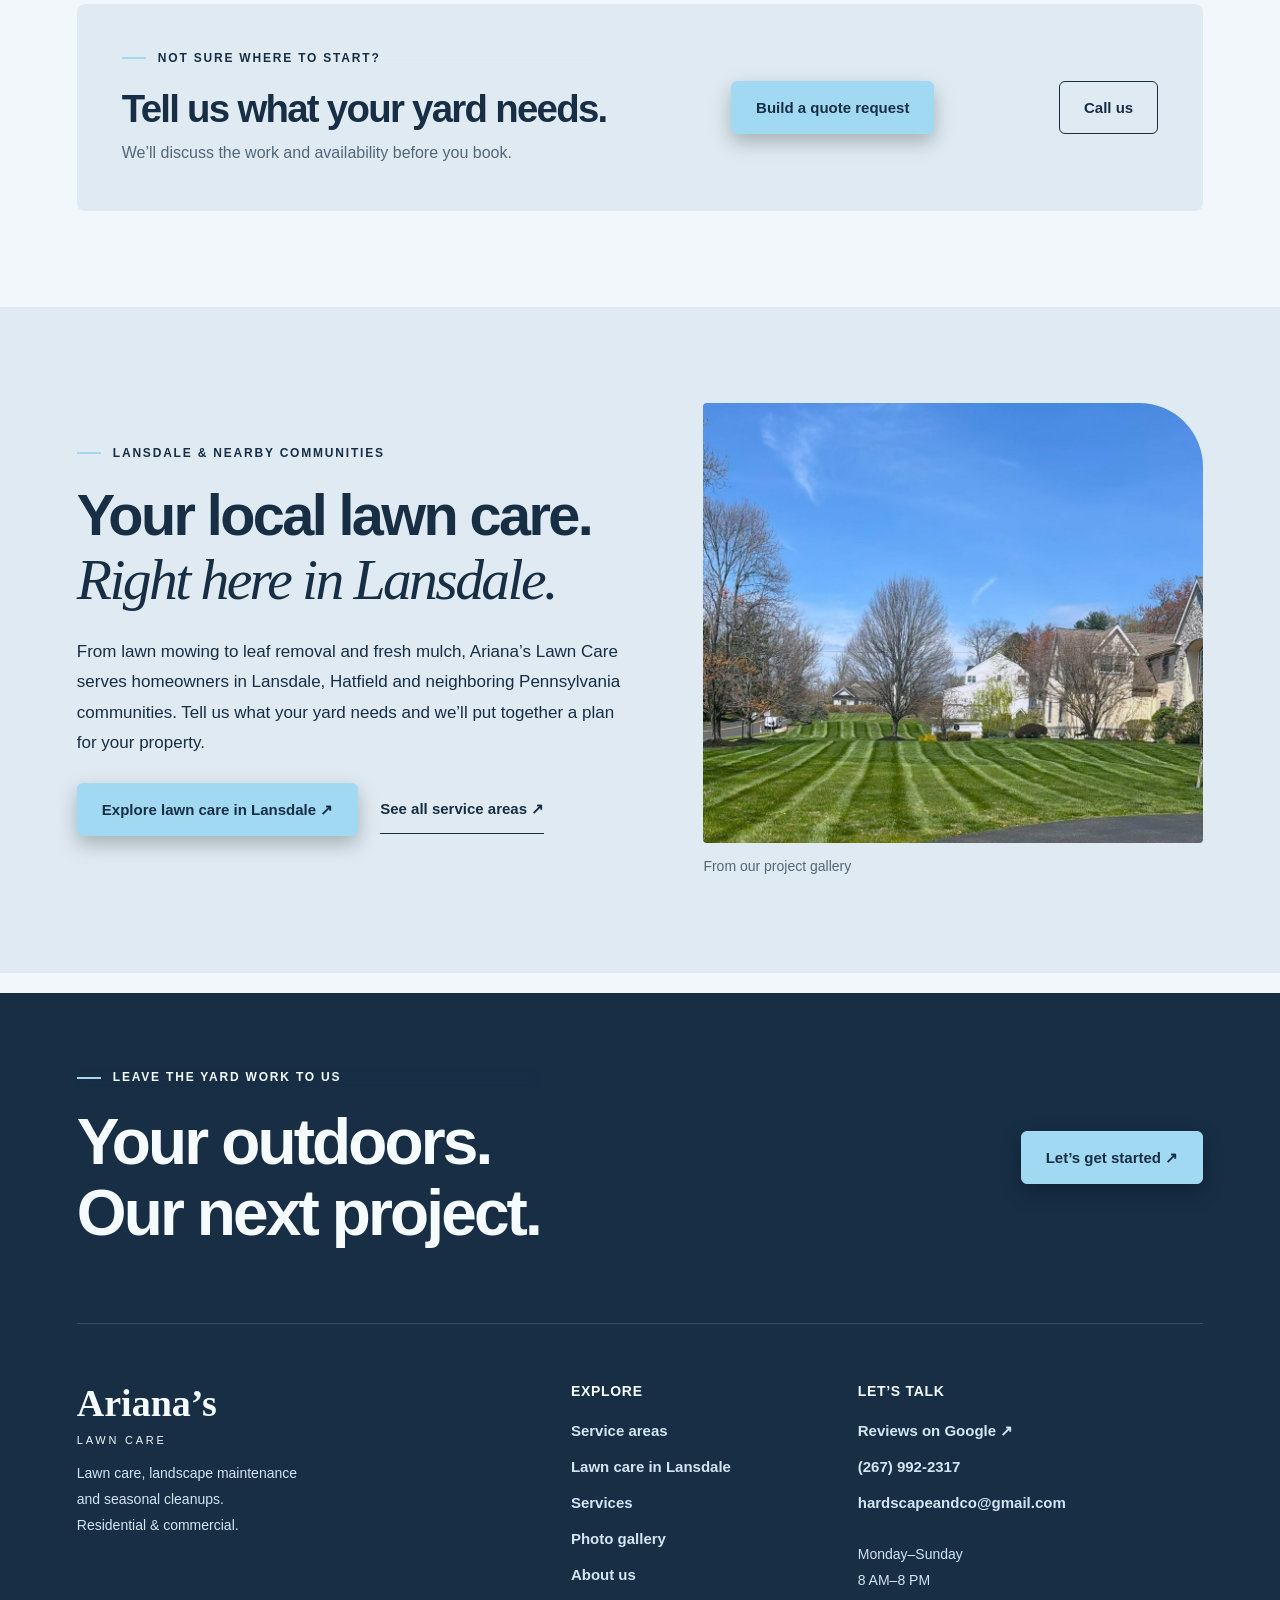
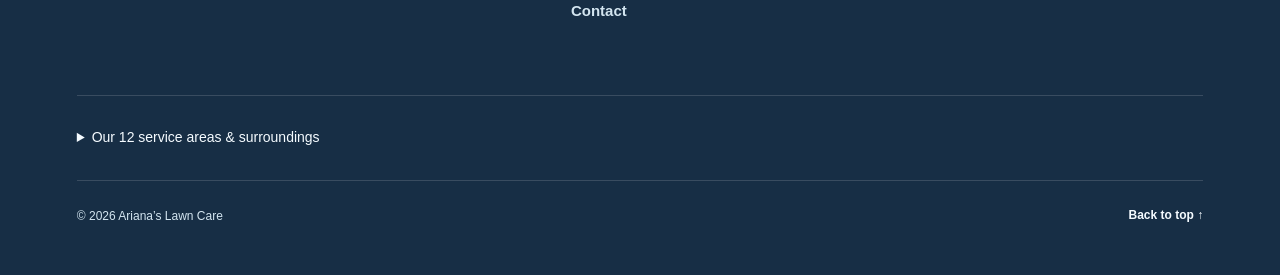
<file: services.html>
<!DOCTYPE html>
<html lang="en" data-season="fall">
<head>
  <meta charset="UTF-8" />
  <meta name="viewport" content="width=device-width, initial-scale=1.0" />
  <title>Lawn Care & Fall Cleanup Services Near Hatfield, PA</title>
  <meta name="description" content="Explore leaf removal, gutter cleaning, lawn mowing, mulch and seasonal yard maintenance in Hatfield, Lansdale, Telford and Harleysville, Pennsylvania.">
  <link rel="stylesheet" href="./style.css?v=20260909-local" />
  <link rel="canonical" href="https://arianaslawncare.com/services.html">
  <meta property="og:title" content="Lawn Care & Fall Cleanup Services Near Hatfield, PA">
  <meta property="og:description" content="Explore leaf removal, gutter cleaning, lawn mowing, mulch and seasonal yard maintenance in Hatfield, Lansdale, Telford and Harleysville, Pennsylvania.">
  <meta property="og:url" content="https://arianaslawncare.com/services.html">
  <meta property="og:type" content="website">
<meta name="theme-color" content="#192b24">
<link rel="stylesheet" href="./experience.css?v=20260909-local">
<link rel="stylesheet" href="./seasons.css?v=20260909-local">
<script src="./seasons.js?v=20260909-local"></script>
<noscript><style>@media(max-width:980px){.nav-menu{display:flex;position:static;flex-wrap:wrap;box-shadow:none}.nav-inner{flex-wrap:wrap}.menu-toggle{display:none}.navbar{position:relative}}</style></noscript><link rel="stylesheet" href="./local-upgrade.css?v=20260909-local">
</head>
<body class="page-services">
<a class="skip-link" href="#main-content">Skip to content</a><div class="site-topbar"><div class="container"><span>Property care in Pennsylvania</span><a href="tel:+12679922317">Let’s talk · (267) 992-2317</a></div></div>

  <header class="navbar"><div class="reading-progress" aria-hidden="true"></div>
    <div class="container nav-inner">
      <a class="logo" href="./" aria-label="Ariana's Lawn Care">
        <img src="./logo.png" alt="Ariana's Lawn Care logo" /><span class="brand-wordmark">Ariana’s<span>LAWN CARE</span></span>
      </a>

      <button class="menu-toggle" id="menuToggle" aria-controls="navMenu" aria-label="Open menu" aria-expanded="false">
        <span></span><span></span><span></span>
      </button>

      <nav class="nav-menu" id="navMenu" aria-label="Main navigation">
        <a href="./">Home</a>
        <a class="is-active" href="./services.html">Services</a>
        <a href="./quote.html" data-nav-quote>Get a quote ↗</a>
        <a href="./work.html">Gallery</a>
        <a href="./about.html">About</a>
        <a href="./contact.html">Contact</a>
      </nav>
    </div>
  </header>

  <main class="page-main" id="main-content">
<section class="services-intro"><div class="container services-intro-grid"><div><div class="eyebrow">Lawn · landscape · seasonal care</div><h1>Good care.<br><em>Great outdoors.</em></h1><p>From the first fallen leaf to a freshly edged lawn. Find the right care for your property.</p><a class="text-link" href="#service-catalog">Find your service ↓</a></div><figure><img class="" src="./Images/work/autumn-07.jpg" alt="Autumn garden and stone steps — seasonal stock photo" loading="lazy" decoding="async"><figcaption>Seasonal inspiration · Fall garden care</figcaption></figure></div></section>
<section class="section service-explorer"><div class="container">
<div class="filter-bar" role="group" aria-label="Filter services" id="serviceFilters" hidden>
<button type="button" data-filter="fall" aria-pressed="true">Fall favorites</button>
<button type="button" data-filter="lawn" aria-pressed="false">Lawn &amp; garden</button>
<button type="button" data-filter="exterior" aria-pressed="false">Exterior care</button>
<button type="button" data-filter="winter" aria-pressed="false">Winter</button>
<button type="button" data-filter="all" aria-pressed="false">All services</button>
</div>
<div class="catalog-heading"><h2>Care for every season.</h2><p>Choose a category. Open a card for the details.</p></div><p id="serviceCount" class="results-count" role="status"></p>
<div class="service-catalog" id="service-catalog"><article class="service-tile" data-service-category="fall">
<div class="service-photo"><img src="./Images/work/autumn-06.jpg" alt="Leaf removal" loading="lazy" decoding="async"><span>Seasonal illustration</span></div>
<div class="service-tile-body"><h2>Leaf removal</h2><p>Clear leaves from lawns, paths and beds.</p>
<details><summary>What does my request need?</summary><p>Tell us where leaves collect and whether the coverage is light or heavy.</p></details>
<a class="btn primary" href="./quote.html?service=Leaf%20removal">Request leaf removal →</a></div></article>
<article class="service-tile" data-service-category="fall">
<div class="service-photo"><img src="./Images/work/autumn-04.jpg" alt="Fall yard cleanup" loading="lazy" decoding="async"><span>Seasonal illustration</span></div>
<div class="service-tile-body"><h2>Fall yard cleanup</h2><p>A fresh start for your outdoor spaces.</p>
<details><summary>What does my request need?</summary><p>Describe leaves, fallen branches and the areas that need a seasonal cleanup.</p></details>
<a class="btn primary" href="./quote.html?service=Fall%20yard%20cleanup">Request fall yard cleanup →</a></div></article>
<article class="service-tile" data-service-category="fall exterior">
<div class="service-marker" aria-hidden="true"><span>03</span><small>FALL CARE</small></div>
<div class="service-tile-body"><h2>Gutter cleaning</h2><p>Keep leaf buildup out of your gutters.</p>
<details><summary>What does my request need?</summary><p>Include the number of stories and any access restrictions so we can discuss the job.</p></details>
<a class="btn primary" href="./quote.html?service=Gutter%20cleaning">Request gutter cleaning →</a></div></article>
<article class="service-tile" data-service-category="lawn">
<div class="service-photo"><img src="./Images/work/job1.jpg" alt="Lawn mowing" loading="lazy" decoding="async"><span>Our work</span></div>
<div class="service-tile-body"><h2>Lawn mowing</h2><p>An even cut and a tidy finish.</p>
<details><summary>What does my request need?</summary><p>Let us know whether you need a one-time visit or recurring lawn care.</p></details>
<a class="btn primary" href="./quote.html?service=Lawn%20mowing">Request lawn mowing →</a></div></article>
<article class="service-tile" data-service-category="lawn">
<div class="service-photo"><img src="./Images/work/job3.jpg" alt="Edging & trimming" loading="lazy" decoding="async"><span>Our work</span></div>
<div class="service-tile-body"><h2>Edging & trimming</h2><p>Give walkways and lawn borders definition.</p>
<details><summary>What does my request need?</summary><p>Point out sidewalks, driveways and planting beds that need attention.</p></details>
<a class="btn primary" href="./quote.html?service=Edging%20%26%20trimming">Request edging & trimming →</a></div></article>
<article class="service-tile" data-service-category="lawn">
<div class="service-photo"><img src="./Images/work/job2.jpg" alt="Mulch" loading="lazy" decoding="async"><span>Our work</span></div>
<div class="service-tile-body"><h2>Mulch</h2><p>Refresh planting beds and garden borders.</p>
<details><summary>What does my request need?</summary><p>Tell us which beds need mulch and whether edging is also needed.</p></details>
<a class="btn primary" href="./quote.html?service=Mulch%20and%20edging">Request mulch →</a></div></article>
<article class="service-tile" data-service-category="lawn exterior">
<div class="service-marker" aria-hidden="true"><span>07</span><small>LAWN CARE</small></div>
<div class="service-tile-body"><h2>Hedge trimming</h2><p>Shape shrubs and tidy overgrowth.</p>
<details><summary>What does my request need?</summary><p>Describe the shrubs, their approximate height and any difficult access.</p></details>
<a class="btn primary" href="./quote.html?service=Hedge%20trimming">Request hedge trimming →</a></div></article>
<article class="service-tile" data-service-category="exterior">
<div class="service-photo"><img src="./Images/work/job4.jpg" alt="Hardscape" loading="lazy" decoding="async"><span>Our work</span></div>
<div class="service-tile-body"><h2>Hardscape</h2><p>Bring structure to your outdoor space.</p>
<details><summary>What does my request need?</summary><p>Tell us about the wall, border or hardscape project you have in mind.</p></details>
<a class="btn primary" href="./quote.html?service=Hardscape">Request hardscape →</a></div></article>
<article class="service-tile" data-service-category="exterior">
<div class="service-marker" aria-hidden="true"><span>09</span><small>EXTERIOR CARE</small></div>
<div class="service-tile-body"><h2>Roof cleaning / wash</h2><p>Care for your property's exterior.</p>
<details><summary>What does my request need?</summary><p>Describe the roof, the buildup and the areas you want assessed.</p></details>
<a class="btn primary" href="./quote.html?service=Roof%20cleaning%20%2F%20wash">Request roof cleaning / wash →</a></div></article>
<article class="service-tile" data-service-category="winter">
<div class="service-marker" aria-hidden="true"><span>10</span><small>WINTER CARE</small></div>
<div class="service-tile-body"><h2>Snow removal</h2><p>Prepare driveways and walkways for winter.</p>
<details><summary>What does my request need?</summary><p>Availability depends on location and conditions. Tell us which access areas need clearing.</p></details>
<a class="btn primary" href="./quote.html?service=Snow%20removal">Request snow removal →</a></div></article>
<article class="service-tile" data-service-category="winter">
<div class="service-marker" aria-hidden="true"><span>11</span><small>WINTER CARE</small></div>
<div class="service-tile-body"><h2>Salting</h2><p>Help manage ice on outdoor walking areas.</p>
<details><summary>What does my request need?</summary><p>Describe the walkways or access areas and ask about seasonal availability.</p></details>
<a class="btn primary" href="./quote.html?service=Salting">Request salting →</a></div></article></div>
</div></section>
<section class="section"><div class="container reassurance-strip"><div><span class="eyebrow">Not sure where to start?</span><h2>Tell us what your yard needs.</h2><p>We’ll discuss the work and availability before you book.</p></div><a class="btn primary" href="./quote.html">Build a quote request</a><a class="btn secondary" href="tel:+12679922317">Call us</a></div></section>
<section class="section local-spotlight" aria-labelledby="lansdale-heading"><div class="container local-feature"><div><div class="eyebrow">Lansdale &amp; nearby communities</div><h2 id="lansdale-heading">Your local lawn care.<br><em>Right here in Lansdale.</em></h2><p>From lawn mowing to leaf removal and fresh mulch, Ariana’s Lawn Care serves homeowners in Lansdale, Hatfield and neighboring Pennsylvania communities. Tell us what your yard needs and we’ll put together a plan for your property.</p><div class="local-actions"><a class="btn primary" href="./lansdale-lawn-care.html">Explore lawn care in Lansdale ↗</a><a class="text-link" href="./service-areas.html">See all service areas ↗</a></div></div><figure><img src="./Images/work/job3.jpg" alt="Freshly mowed lawn with clean mowing stripes from Ariana’s project gallery" loading="lazy" decoding="async"><figcaption>From our project gallery</figcaption></figure></div></section></main>

  <footer class="footer editorial-footer"><div class="container"><div class="footer-invitation"><div><div class="eyebrow">Leave the yard work to us</div><h2>Your outdoors.<br>Our next project.</h2></div><a class="btn primary" href="./quote.html">Let’s get started ↗</a></div><div class="footer-columns"><div><a class="footer-brand" href="./">Ariana’s<span>LAWN CARE</span></a><p>Lawn care, landscape maintenance<br>and seasonal cleanups.<br>Residential &amp; commercial.</p></div><div><h3>Explore</h3><a href="./service-areas.html">Service areas</a><a href="./lansdale-lawn-care.html">Lawn care in Lansdale</a><a href="./services.html">Services</a><a href="./work.html">Photo gallery</a><a href="./about.html">About us</a><a href="./contact.html">Contact</a></div><div><h3>Let’s talk</h3><a href="https://www.google.com/maps?cid=7540364938997628904" target="_blank" rel="noopener noreferrer" data-google-reviews>Reviews on Google ↗</a><a href="tel:+12679922317">(267) 992-2317</a><a href="mailto:hardscapeandco@gmail.com">hardscapeandco@gmail.com</a><p>Monday–Sunday<br>8 AM–8 PM</p></div></div><details class="footer-areas"><summary>Our 12 service areas &amp; surroundings</summary><div class="local-town-grid"><a href="./quote.html?city=Telford">Telford<span aria-hidden="true">↗</span></a><a href="./lansdale-lawn-care.html">Lansdale<span aria-hidden="true">↗</span></a><a href="./quote.html?city=Woxall">Woxall<span aria-hidden="true">↗</span></a><a href="./quote.html?city=Hatfield">Hatfield<span aria-hidden="true">↗</span></a><a href="./quote.html?city=Mainland">Mainland<span aria-hidden="true">↗</span></a><a href="./quote.html?city=Earlington">Earlington<span aria-hidden="true">↗</span></a><a href="./quote.html?city=Green%20Lane">Green Lane<span aria-hidden="true">↗</span></a><a href="./quote.html?city=Sumneytown">Sumneytown<span aria-hidden="true">↗</span></a><a href="./quote.html?city=Harleysville">Harleysville<span aria-hidden="true">↗</span></a><a href="./quote.html?city=Salfordville">Salfordville<span aria-hidden="true">↗</span></a><a href="./quote.html?city=Marlboroughville">Marlboroughville<span aria-hidden="true">↗</span></a><a href="./quote.html?city=Yorkshire%20Commons">Yorkshire Commons<span aria-hidden="true">↗</span></a></div></details><div class="footer-bottom"><p>© <span id="year"></span> Ariana’s Lawn Care</p><a href="#main-content">Back to top ↑</a></div></div></footer><nav class="mobile-contact" aria-label="Quick contact"><a href="tel:+12679922317">Call us</a><a href="./quote.html">Get a free estimate ↗</a></nav>

  <a class="whatsapp-float" href="https://wa.me/12679922317" target="_blank" rel="noopener" aria-label="WhatsApp">
    <svg viewBox="0 0 32 32" role="img" aria-hidden="true">
      <path d="M19.11 17.27c-.29-.15-1.71-.84-1.98-.94-.26-.1-.45-.15-.64.15-.19.29-.74.94-.9 1.13-.16.19-.33.22-.62.07-.29-.15-1.21-.44-2.31-1.41-.85-.76-1.42-1.69-1.59-1.97-.17-.29-.02-.44.13-.58.13-.13.29-.33.43-.49.14-.16.19-.29.29-.48.1-.19.05-.36-.02-.5-.07-.15-.64-1.54-.88-2.11-.23-.55-.47-.48-.64-.49h-.55c-.19 0-.5.07-.76.36-.26.29-1 1-.97 2.43.03 1.43 1.03 2.81 1.18 3 .14.19 2.02 3.09 4.89 4.33.68.29 1.21.46 1.63.59.68.22 1.31.19 1.8.11.55-.08 1.71-.7 1.95-1.38.24-.68.24-1.26.17-1.38-.07-.12-.26-.19-.55-.33z" fill="currentColor"/>
      <path d="M16.03 3.2c-7.02 0-12.71 5.69-12.71 12.71 0 2.24.58 4.34 1.6 6.17L3.2 28.8l6.9-1.81a12.67 12.67 0 0 0 5.93 1.5h.01c7.02 0 12.72-5.7 12.72-12.72 0-3.4-1.32-6.6-3.72-9s-5.6-3.57-9.01-3.57zm0 22.97h-.01a10.2 10.2 0 0 1-5.2-1.42l-.37-.22-4.09 1.07 1.09-3.98-.24-.41a10.13 10.13 0 0 1-1.56-5.42c0-5.62 4.57-10.19 10.2-10.19 2.72 0 5.28 1.06 7.2 2.98a10.13 10.13 0 0 1 2.99 7.21c0 5.63-4.58 10.2-10.21 10.2z" fill="currentColor"/>
    </svg>
  </a>

  <script src="./quote-rules.js?v=20260909-local"></script>
  <script src="./script.js?v=20260909-local"></script>
<script src="./experience.js?v=20260909-local"></script>
<script src="./local-upgrade.js?v=20260909-local"></script>
</body>
</html>
</file>
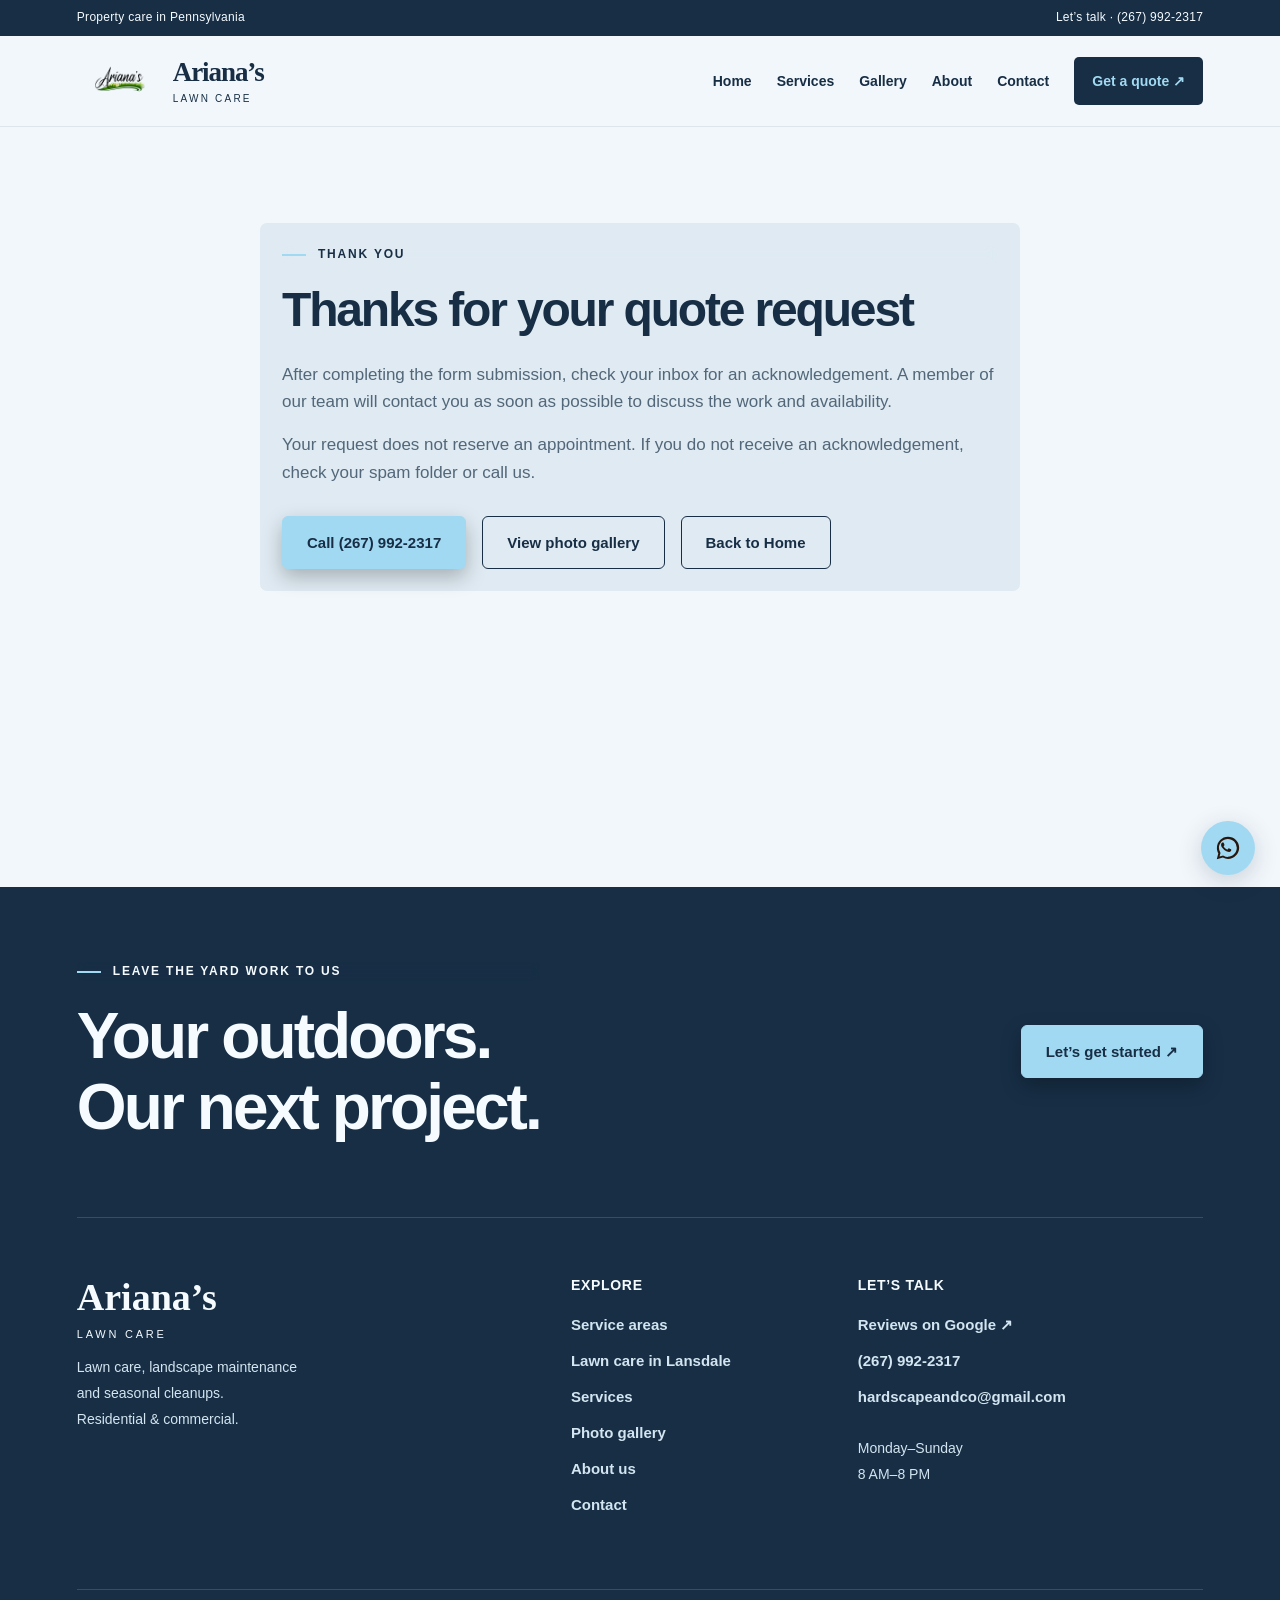
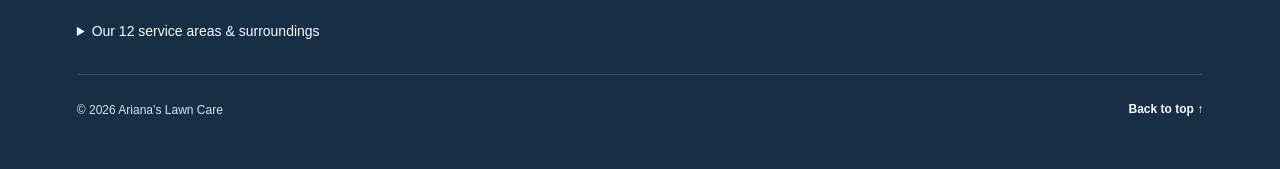
<file: thanks.html>
<!DOCTYPE html>
<html lang="en" data-season="fall">
<head>
  <meta charset="UTF-8" />
  <meta name="viewport" content="width=device-width, initial-scale=1.0" />
  <title>Thank You | Ariana’s Lawn Care</title>
  <meta name="description" content="Next steps after submitting a quote request to Ariana’s Lawn Care.">
  <link rel="stylesheet" href="./style.css?v=20260909-local" />
  <link rel="canonical" href="https://arianaslawncare.com/thanks.html">
  <meta property="og:title" content="Thank You | Ariana’s Lawn Care">
  <meta property="og:description" content="Next steps after submitting a quote request to Ariana’s Lawn Care.">
  <meta property="og:url" content="https://arianaslawncare.com/thanks.html">
  <meta property="og:type" content="website">
  <meta name="robots" content="noindex,follow">
<meta name="theme-color" content="#192b24">
<link rel="stylesheet" href="./experience.css?v=20260909-local">
<link rel="stylesheet" href="./seasons.css?v=20260909-local">
<script src="./seasons.js?v=20260909-local"></script>
<noscript><style>@media(max-width:980px){.nav-menu{display:flex;position:static;flex-wrap:wrap;box-shadow:none}.nav-inner{flex-wrap:wrap}.menu-toggle{display:none}.navbar{position:relative}}</style></noscript><link rel="stylesheet" href="./local-upgrade.css?v=20260909-local">
</head>
<body class="page-thanks">
<a class="skip-link" href="#main-content">Skip to content</a><div class="site-topbar"><div class="container"><span>Property care in Pennsylvania</span><a href="tel:+12679922317">Let’s talk · (267) 992-2317</a></div></div>

  <header class="navbar"><div class="reading-progress" aria-hidden="true"></div>
    <div class="container nav-inner">
      <a class="logo" href="./" aria-label="Ariana's Lawn Care">
        <img src="./logo.png" alt="Ariana's Lawn Care logo" /><span class="brand-wordmark">Ariana’s<span>LAWN CARE</span></span>
      </a>

      <button class="menu-toggle" id="menuToggle" aria-controls="navMenu" aria-label="Open menu" aria-expanded="false">
        <span></span><span></span><span></span>
      </button>

      <nav class="nav-menu" id="navMenu" aria-label="Main navigation">
        <a href="./">Home</a>
        <a href="./services.html">Services</a>
        <a class="is-active" href="./quote.html" data-nav-quote>Get a quote ↗</a>
        <a href="./work.html">Gallery</a>
        <a href="./about.html">About</a>
        <a href="./contact.html">Contact</a>
      </nav>
    </div>
  </header>

  <main class="page-main" id="main-content"><section class="section"><div class="container"><div class="panel thank-you"><div class="eyebrow">Thank you</div><h1>Thanks for your quote request</h1><p>After completing the form submission, check your inbox for an acknowledgement. A member of our team will contact you as soon as possible to discuss the work and availability.</p><p>Your request does not reserve an appointment. If you do not receive an acknowledgement, check your spam folder or call us.</p><div class="cta-row"><a class="btn primary" href="tel:+12679922317">Call (267) 992-2317</a><a class="btn secondary" href="./work.html">View photo gallery</a><a class="btn secondary" href="./">Back to Home</a></div></div></div></section></main>

  <footer class="footer editorial-footer"><div class="container"><div class="footer-invitation"><div><div class="eyebrow">Leave the yard work to us</div><h2>Your outdoors.<br>Our next project.</h2></div><a class="btn primary" href="./quote.html">Let’s get started ↗</a></div><div class="footer-columns"><div><a class="footer-brand" href="./">Ariana’s<span>LAWN CARE</span></a><p>Lawn care, landscape maintenance<br>and seasonal cleanups.<br>Residential &amp; commercial.</p></div><div><h3>Explore</h3><a href="./service-areas.html">Service areas</a><a href="./lansdale-lawn-care.html">Lawn care in Lansdale</a><a href="./services.html">Services</a><a href="./work.html">Photo gallery</a><a href="./about.html">About us</a><a href="./contact.html">Contact</a></div><div><h3>Let’s talk</h3><a href="https://www.google.com/maps?cid=7540364938997628904" target="_blank" rel="noopener noreferrer" data-google-reviews>Reviews on Google ↗</a><a href="tel:+12679922317">(267) 992-2317</a><a href="mailto:hardscapeandco@gmail.com">hardscapeandco@gmail.com</a><p>Monday–Sunday<br>8 AM–8 PM</p></div></div><details class="footer-areas"><summary>Our 12 service areas &amp; surroundings</summary><div class="local-town-grid"><a href="./quote.html?city=Telford">Telford<span aria-hidden="true">↗</span></a><a href="./lansdale-lawn-care.html">Lansdale<span aria-hidden="true">↗</span></a><a href="./quote.html?city=Woxall">Woxall<span aria-hidden="true">↗</span></a><a href="./quote.html?city=Hatfield">Hatfield<span aria-hidden="true">↗</span></a><a href="./quote.html?city=Mainland">Mainland<span aria-hidden="true">↗</span></a><a href="./quote.html?city=Earlington">Earlington<span aria-hidden="true">↗</span></a><a href="./quote.html?city=Green%20Lane">Green Lane<span aria-hidden="true">↗</span></a><a href="./quote.html?city=Sumneytown">Sumneytown<span aria-hidden="true">↗</span></a><a href="./quote.html?city=Harleysville">Harleysville<span aria-hidden="true">↗</span></a><a href="./quote.html?city=Salfordville">Salfordville<span aria-hidden="true">↗</span></a><a href="./quote.html?city=Marlboroughville">Marlboroughville<span aria-hidden="true">↗</span></a><a href="./quote.html?city=Yorkshire%20Commons">Yorkshire Commons<span aria-hidden="true">↗</span></a></div></details><div class="footer-bottom"><p>© <span id="year"></span> Ariana’s Lawn Care</p><a href="#main-content">Back to top ↑</a></div></div></footer><nav class="mobile-contact" aria-label="Quick contact"><a href="tel:+12679922317">Call us</a><a href="./quote.html">Get a free estimate ↗</a></nav>

  <a class="whatsapp-float" href="https://wa.me/12679922317" target="_blank" rel="noopener" aria-label="WhatsApp">
    <svg viewBox="0 0 32 32" role="img" aria-hidden="true">
      <path d="M19.11 17.27c-.29-.15-1.71-.84-1.98-.94-.26-.1-.45-.15-.64.15-.19.29-.74.94-.9 1.13-.16.19-.33.22-.62.07-.29-.15-1.21-.44-2.31-1.41-.85-.76-1.42-1.69-1.59-1.97-.17-.29-.02-.44.13-.58.13-.13.29-.33.43-.49.14-.16.19-.29.29-.48.1-.19.05-.36-.02-.5-.07-.15-.64-1.54-.88-2.11-.23-.55-.47-.48-.64-.49h-.55c-.19 0-.5.07-.76.36-.26.29-1 1-.97 2.43.03 1.43 1.03 2.81 1.18 3 .14.19 2.02 3.09 4.89 4.33.68.29 1.21.46 1.63.59.68.22 1.31.19 1.8.11.55-.08 1.71-.7 1.95-1.38.24-.68.24-1.26.17-1.38-.07-.12-.26-.19-.55-.33z" fill="currentColor"/>
      <path d="M16.03 3.2c-7.02 0-12.71 5.69-12.71 12.71 0 2.24.58 4.34 1.6 6.17L3.2 28.8l6.9-1.81a12.67 12.67 0 0 0 5.93 1.5h.01c7.02 0 12.72-5.7 12.72-12.72 0-3.4-1.32-6.6-3.72-9s-5.6-3.57-9.01-3.57zm0 22.97h-.01a10.2 10.2 0 0 1-5.2-1.42l-.37-.22-4.09 1.07 1.09-3.98-.24-.41a10.13 10.13 0 0 1-1.56-5.42c0-5.62 4.57-10.19 10.2-10.19 2.72 0 5.28 1.06 7.2 2.98a10.13 10.13 0 0 1 2.99 7.21c0 5.63-4.58 10.2-10.21 10.2z" fill="currentColor"/>
    </svg>
  </a>

  <script src="./quote-rules.js?v=20260909-local"></script>
  <script src="./script.js?v=20260909-local"></script>
<script src="./experience.js?v=20260909-local"></script>
<script src="./local-upgrade.js?v=20260909-local"></script>
</body>
</html>
</file>
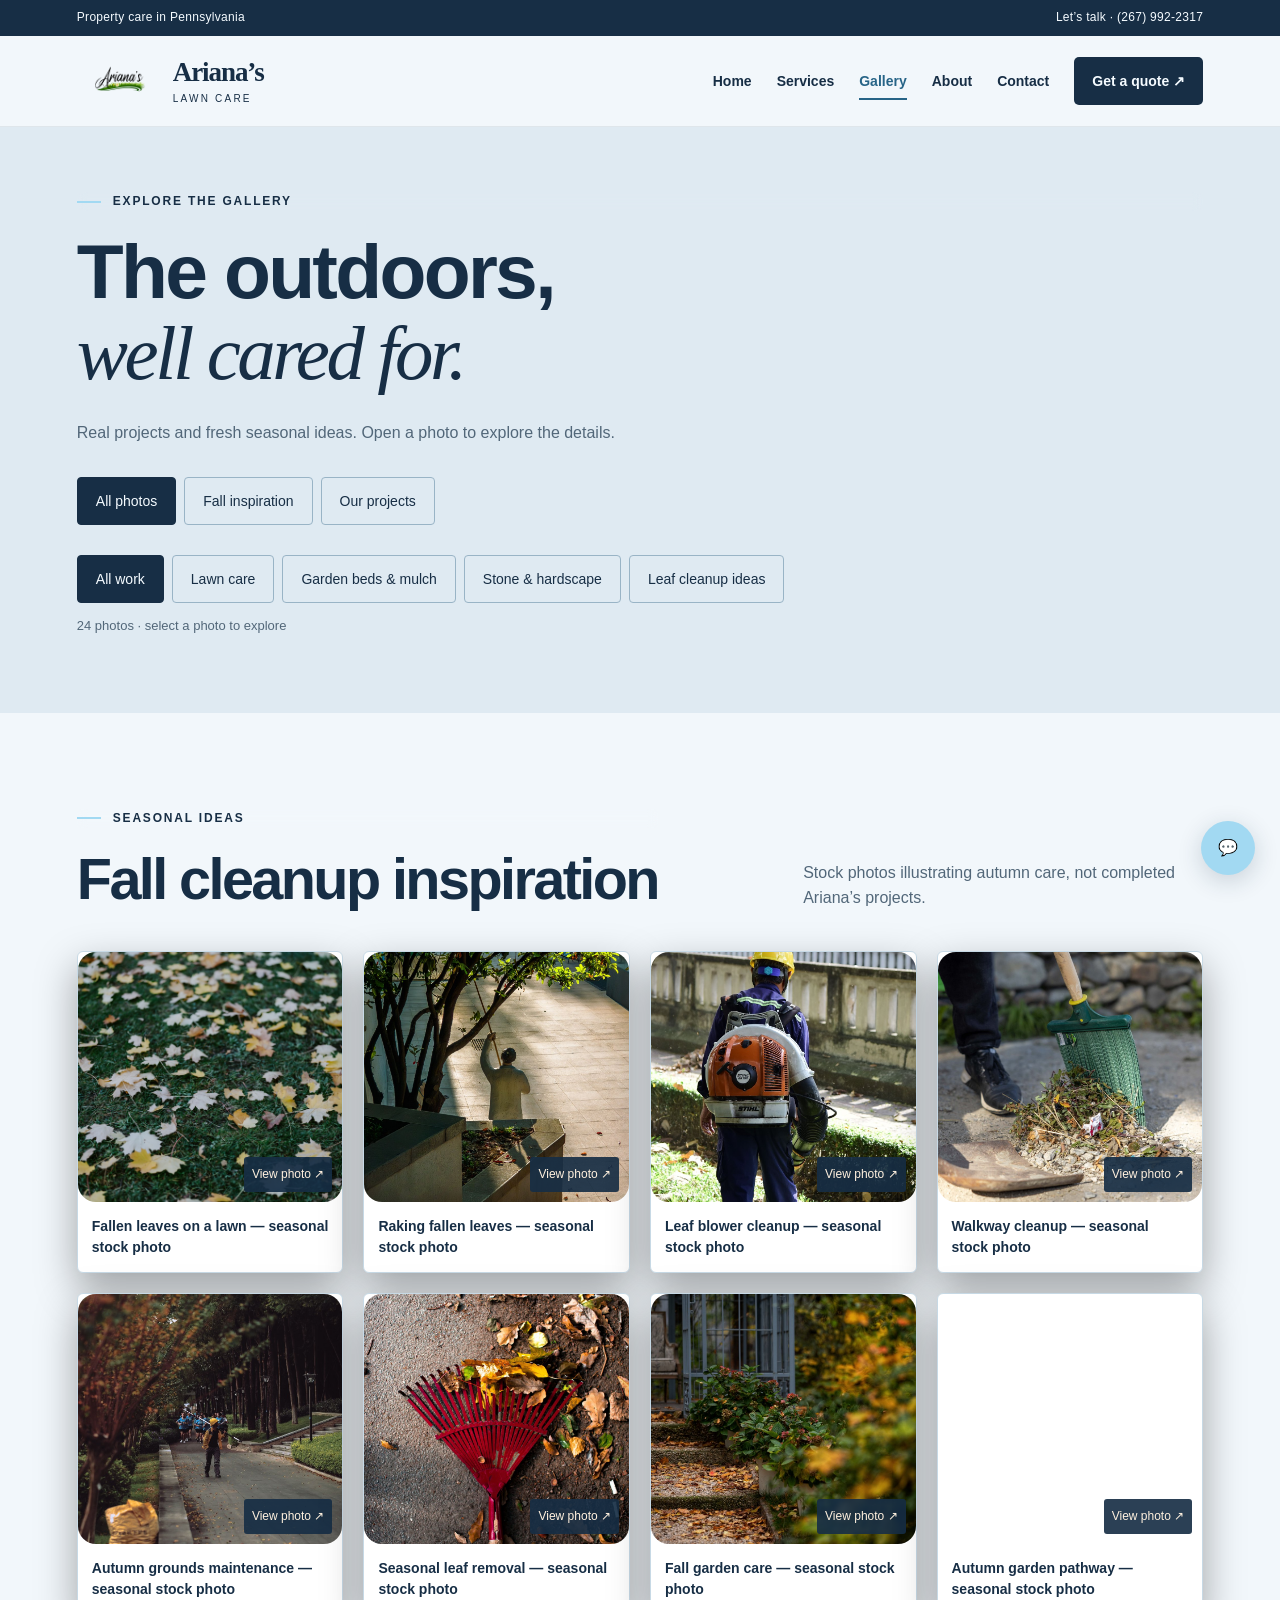
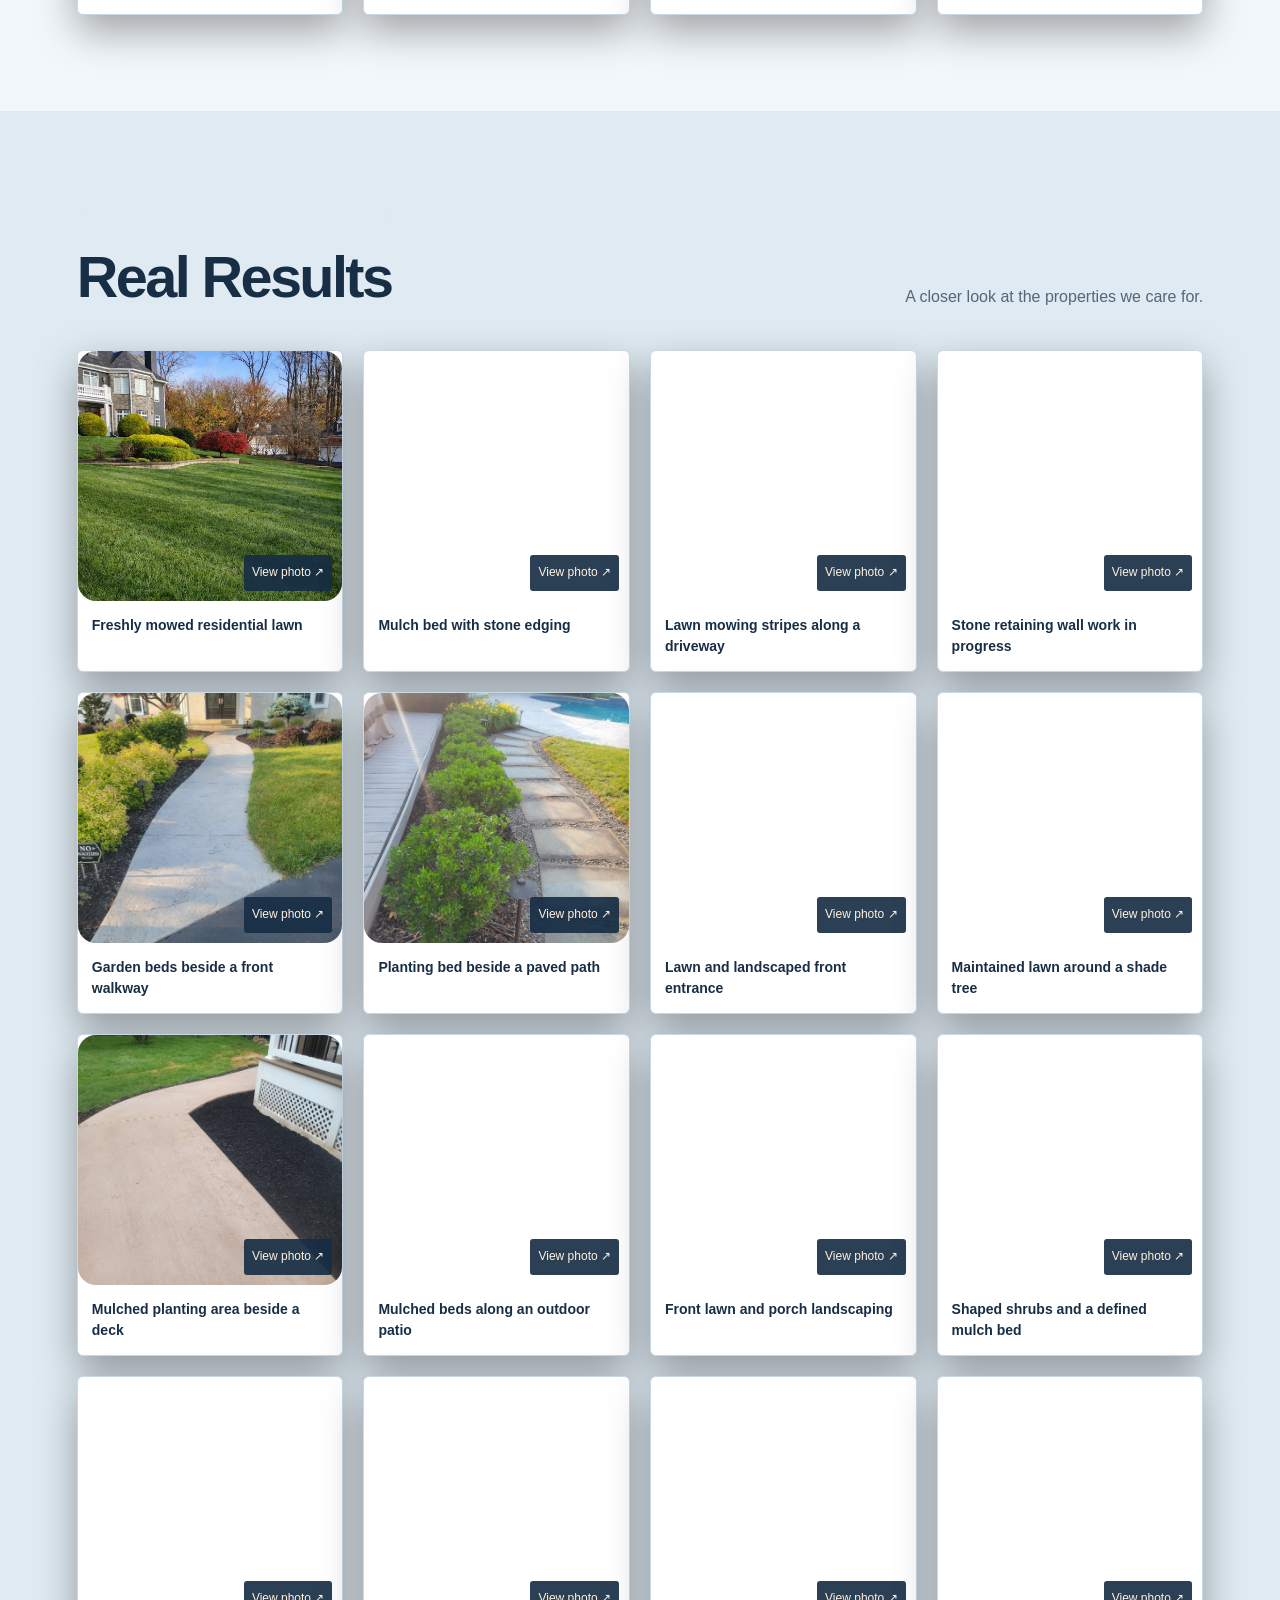
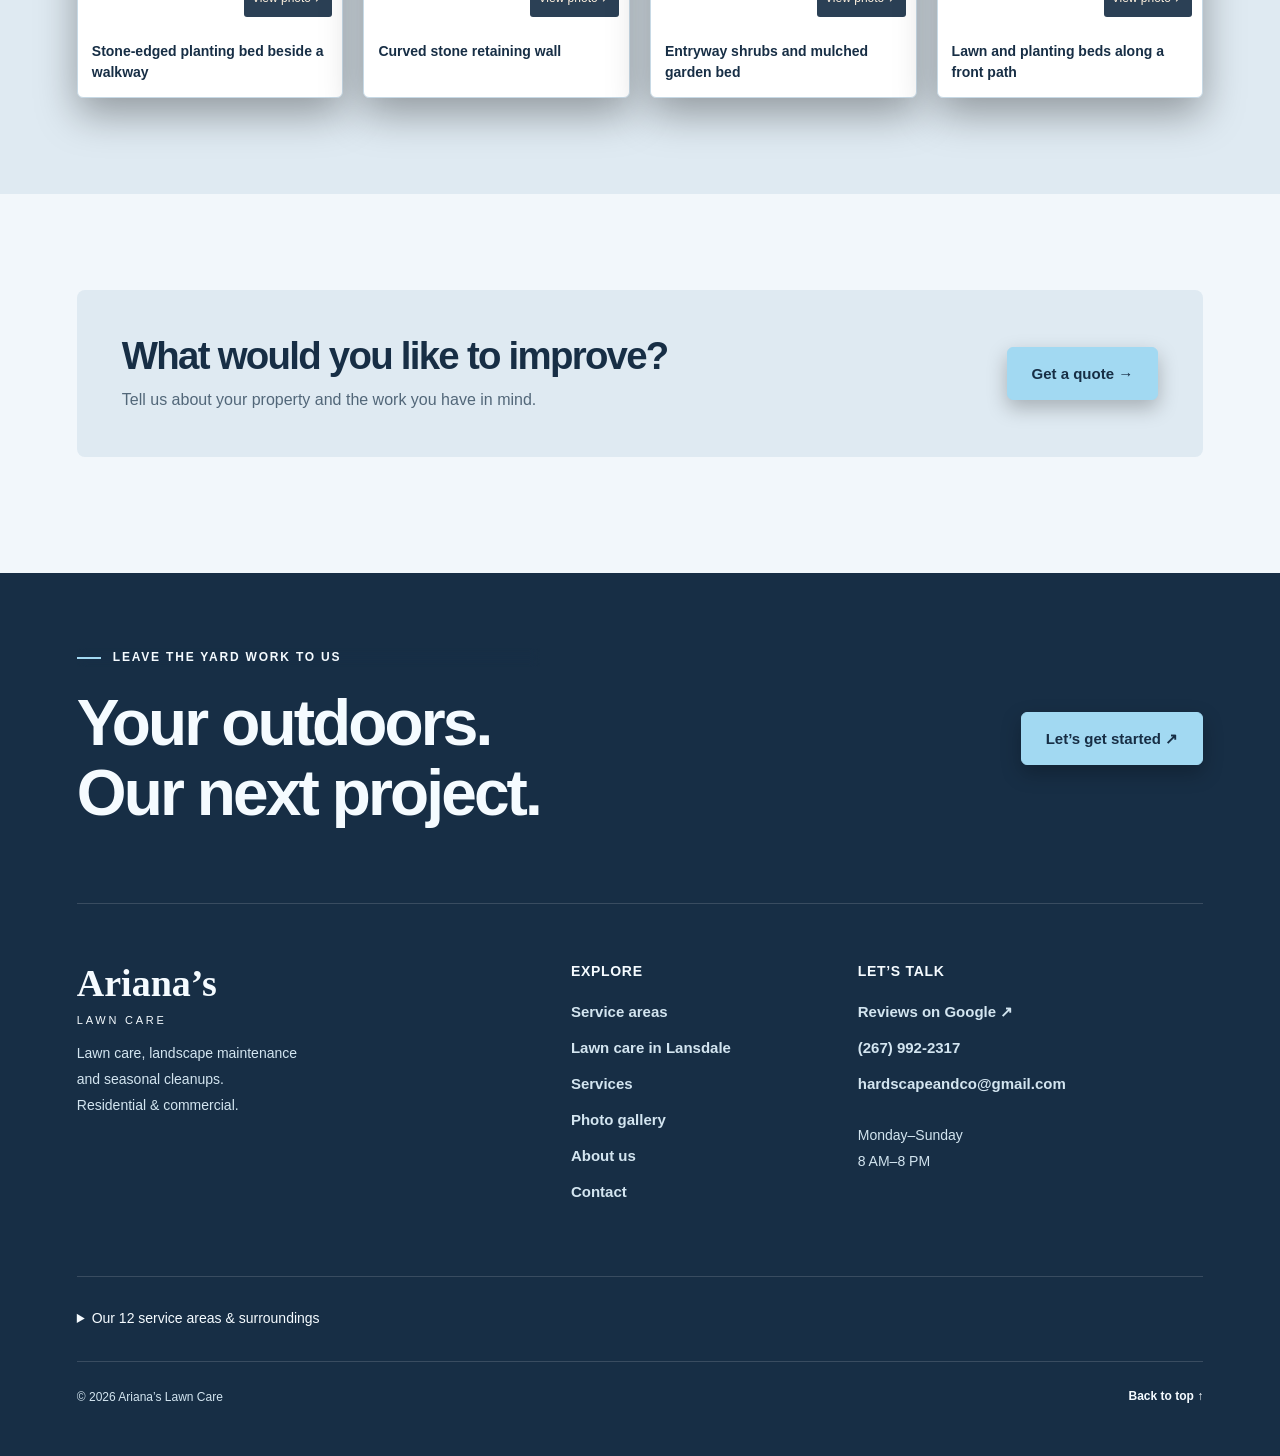
<file: work.html>
<!DOCTYPE html>
<html lang="en" data-season="fall">
<head>
  <meta charset="UTF-8" />
  <meta name="viewport" content="width=device-width, initial-scale=1.0" />
  <title>Lawn Care Projects & Fall Cleanup Inspiration | Ariana’s</title>
  <meta name="description" content="Browse our lawn care and hardscape project photos, plus seasonal leaf cleanup inspiration for properties around Hatfield, Pennsylvania.">
  <link rel="stylesheet" href="./style.css?v=20260909-local" />
  <link rel="canonical" href="https://arianaslawncare.com/work.html">
  <meta property="og:title" content="Lawn Care Projects & Fall Cleanup Inspiration | Ariana’s">
  <meta property="og:description" content="Browse our lawn care and hardscape project photos, plus seasonal leaf cleanup inspiration for properties around Hatfield, Pennsylvania.">
  <meta property="og:url" content="https://arianaslawncare.com/work.html">
  <meta property="og:type" content="website">
<meta name="theme-color" content="#192b24">
<link rel="stylesheet" href="./experience.css?v=20260909-local">
<link rel="stylesheet" href="./seasons.css?v=20260909-local">
<script src="./seasons.js?v=20260909-local"></script>
<noscript><style>@media(max-width:980px){.nav-menu{display:flex;position:static;flex-wrap:wrap;box-shadow:none}.nav-inner{flex-wrap:wrap}.menu-toggle{display:none}.navbar{position:relative}}</style></noscript><link rel="stylesheet" href="./local-upgrade.css?v=20260909-local">
</head>
<body class="page-work">
<a class="skip-link" href="#main-content">Skip to content</a><div class="site-topbar"><div class="container"><span>Property care in Pennsylvania</span><a href="tel:+12679922317">Let’s talk · (267) 992-2317</a></div></div>

  <header class="navbar"><div class="reading-progress" aria-hidden="true"></div>
    <div class="container nav-inner">
      <a class="logo" href="./" aria-label="Ariana's Lawn Care">
        <img src="./logo.png" alt="Ariana's Lawn Care logo" /><span class="brand-wordmark">Ariana’s<span>LAWN CARE</span></span>
      </a>

      <button class="menu-toggle" id="menuToggle" aria-controls="navMenu" aria-label="Open menu" aria-expanded="false">
        <span></span><span></span><span></span>
      </button>

      <nav class="nav-menu" id="navMenu" aria-label="Main navigation">
        <a href="./">Home</a>
        <a href="./services.html">Services</a>
        <a href="./quote.html" data-nav-quote>Get a quote ↗</a>
        <a class="is-active" href="./work.html">Gallery</a>
        <a href="./about.html">About</a>
        <a href="./contact.html">Contact</a>
      </nav>
    </div>
  </header>

  <main class="page-main" id="main-content">
<section class="compact-intro"><div class="container"><div class="eyebrow">Explore the gallery</div><h1>The outdoors,<br><em>well cared for.</em></h1><p>Real projects and fresh seasonal ideas. Open a photo to explore the details.</p><div id="galleryGroupFilters" class="filter-bar" role="group" aria-label="Filter photos" hidden><button type="button" data-filter="all" aria-pressed="true">All photos</button><button type="button" data-filter="seasonal" aria-pressed="false">Fall inspiration</button><button type="button" data-filter="projects" aria-pressed="false">Our projects</button></div><div class="filter-bar" id="projectTypeFilters" role="group" aria-label="Filter by type of work" hidden><button type="button" data-type="all" aria-pressed="true">All work</button><button type="button" data-type="lawn" aria-pressed="false">Lawn care</button><button type="button" data-type="garden" aria-pressed="false">Garden beds &amp; mulch</button><button type="button" data-type="stone" aria-pressed="false">Stone &amp; hardscape</button><button type="button" data-type="leaves" aria-pressed="false">Leaf cleanup ideas</button></div><p id="galleryCount" role="status"></p></div></section>
<section class="section" data-gallery-group="seasonal"><div class="container"><div class="section-heading"><div><div class="eyebrow">Seasonal ideas</div><h2>Fall cleanup inspiration</h2></div><p>Stock photos illustrating autumn care, not completed Ariana’s projects.</p></div><div class="work-grid gallery-grid"><figure class="work-card" data-work-type="leaves"><a class="gallery-open" href="./Images/work/autumn-01.jpg" data-gallery="seasonal" data-caption="Fallen leaves on a lawn — seasonal stock photo" aria-label="Enlarge: Fallen leaves on a lawn — seasonal stock photo"><img src="./Images/work/autumn-01.jpg" alt="Fallen leaves on a lawn — seasonal stock photo" loading="lazy" decoding="async"><span class="photo-expand" aria-hidden="true">View photo ↗</span></a><figcaption>Fallen leaves on a lawn — seasonal stock photo</figcaption></figure>
<figure class="work-card" data-work-type="leaves"><a class="gallery-open" href="./Images/work/autumn-02.jpg" data-gallery="seasonal" data-caption="Raking fallen leaves — seasonal stock photo" aria-label="Enlarge: Raking fallen leaves — seasonal stock photo"><img src="./Images/work/autumn-02.jpg" alt="Raking fallen leaves — seasonal stock photo" loading="lazy" decoding="async"><span class="photo-expand" aria-hidden="true">View photo ↗</span></a><figcaption>Raking fallen leaves — seasonal stock photo</figcaption></figure>
<figure class="work-card" data-work-type="leaves"><a class="gallery-open" href="./Images/work/autumn-03.jpg" data-gallery="seasonal" data-caption="Leaf blower cleanup — seasonal stock photo" aria-label="Enlarge: Leaf blower cleanup — seasonal stock photo"><img src="./Images/work/autumn-03.jpg" alt="Leaf blower cleanup — seasonal stock photo" loading="lazy" decoding="async"><span class="photo-expand" aria-hidden="true">View photo ↗</span></a><figcaption>Leaf blower cleanup — seasonal stock photo</figcaption></figure>
<figure class="work-card" data-work-type="leaves"><a class="gallery-open" href="./Images/work/autumn-04.jpg" data-gallery="seasonal" data-caption="Walkway cleanup — seasonal stock photo" aria-label="Enlarge: Walkway cleanup — seasonal stock photo"><img src="./Images/work/autumn-04.jpg" alt="Walkway cleanup — seasonal stock photo" loading="lazy" decoding="async"><span class="photo-expand" aria-hidden="true">View photo ↗</span></a><figcaption>Walkway cleanup — seasonal stock photo</figcaption></figure>
<figure class="work-card" data-work-type="leaves"><a class="gallery-open" href="./Images/work/autumn-05.jpg" data-gallery="seasonal" data-caption="Autumn grounds maintenance — seasonal stock photo" aria-label="Enlarge: Autumn grounds maintenance — seasonal stock photo"><img src="./Images/work/autumn-05.jpg" alt="Autumn grounds maintenance — seasonal stock photo" loading="lazy" decoding="async"><span class="photo-expand" aria-hidden="true">View photo ↗</span></a><figcaption>Autumn grounds maintenance — seasonal stock photo</figcaption></figure>
<figure class="work-card" data-work-type="leaves"><a class="gallery-open" href="./Images/work/autumn-06.jpg" data-gallery="seasonal" data-caption="Seasonal leaf removal — seasonal stock photo" aria-label="Enlarge: Seasonal leaf removal — seasonal stock photo"><img src="./Images/work/autumn-06.jpg" alt="Seasonal leaf removal — seasonal stock photo" loading="lazy" decoding="async"><span class="photo-expand" aria-hidden="true">View photo ↗</span></a><figcaption>Seasonal leaf removal — seasonal stock photo</figcaption></figure>
<figure class="work-card" data-work-type="leaves"><a class="gallery-open" href="./Images/work/autumn-07.jpg" data-gallery="seasonal" data-caption="Fall garden care — seasonal stock photo" aria-label="Enlarge: Fall garden care — seasonal stock photo"><img src="./Images/work/autumn-07.jpg" alt="Fall garden care — seasonal stock photo" loading="lazy" decoding="async"><span class="photo-expand" aria-hidden="true">View photo ↗</span></a><figcaption>Fall garden care — seasonal stock photo</figcaption></figure>
<figure class="work-card" data-work-type="leaves"><a class="gallery-open" href="./Images/work/autumn-08.jpg" data-gallery="seasonal" data-caption="Autumn garden pathway — seasonal stock photo" aria-label="Enlarge: Autumn garden pathway — seasonal stock photo"><img src="./Images/work/autumn-08.jpg" alt="Autumn garden pathway — seasonal stock photo" loading="lazy" decoding="async"><span class="photo-expand" aria-hidden="true">View photo ↗</span></a><figcaption>Autumn garden pathway — seasonal stock photo</figcaption></figure></div></div></section>
<section class="section" data-gallery-group="projects"><div class="container"><div class="section-heading"><div><div class="eyebrow">Our work</div><h2>Real Results</h2></div><p>A closer look at the properties we care for.</p></div><div class="work-grid gallery-grid"><figure class="work-card" data-work-type="lawn"><a class="gallery-open" href="./Images/work/job1.jpg" data-gallery="projects" data-caption="Freshly mowed residential lawn" aria-label="Enlarge: Freshly mowed residential lawn"><img src="./Images/work/job1.jpg" alt="Freshly mowed residential lawn" loading="lazy" decoding="async"><span class="photo-expand" aria-hidden="true">View photo ↗</span></a><figcaption>Freshly mowed residential lawn</figcaption></figure>
<figure class="work-card" data-work-type="garden stone"><a class="gallery-open" href="./Images/work/job2.jpg" data-gallery="projects" data-caption="Mulch bed with stone edging" aria-label="Enlarge: Mulch bed with stone edging"><img src="./Images/work/job2.jpg" alt="Mulch bed with stone edging" loading="lazy" decoding="async"><span class="photo-expand" aria-hidden="true">View photo ↗</span></a><figcaption>Mulch bed with stone edging</figcaption></figure>
<figure class="work-card" data-work-type="lawn"><a class="gallery-open" href="./Images/work/job3.jpg" data-gallery="projects" data-caption="Lawn mowing stripes along a driveway" aria-label="Enlarge: Lawn mowing stripes along a driveway"><img src="./Images/work/job3.jpg" alt="Lawn mowing stripes along a driveway" loading="lazy" decoding="async"><span class="photo-expand" aria-hidden="true">View photo ↗</span></a><figcaption>Lawn mowing stripes along a driveway</figcaption></figure>
<figure class="work-card" data-work-type="stone"><a class="gallery-open" href="./Images/work/job4.jpg" data-gallery="projects" data-caption="Stone retaining wall work in progress" aria-label="Enlarge: Stone retaining wall work in progress"><img src="./Images/work/job4.jpg" alt="Stone retaining wall work in progress" loading="lazy" decoding="async"><span class="photo-expand" aria-hidden="true">View photo ↗</span></a><figcaption>Stone retaining wall work in progress</figcaption></figure>
<figure class="work-card" data-work-type="garden"><a class="gallery-open" href="./Images/work/job5.jpg" data-gallery="projects" data-caption="Garden beds beside a front walkway" aria-label="Enlarge: Garden beds beside a front walkway"><img src="./Images/work/job5.jpg" alt="Garden beds beside a front walkway" loading="lazy" decoding="async"><span class="photo-expand" aria-hidden="true">View photo ↗</span></a><figcaption>Garden beds beside a front walkway</figcaption></figure>
<figure class="work-card" data-work-type="garden stone"><a class="gallery-open" href="./Images/work/job6.jpg" data-gallery="projects" data-caption="Planting bed beside a paved path" aria-label="Enlarge: Planting bed beside a paved path"><img src="./Images/work/job6.jpg" alt="Planting bed beside a paved path" loading="lazy" decoding="async"><span class="photo-expand" aria-hidden="true">View photo ↗</span></a><figcaption>Planting bed beside a paved path</figcaption></figure>
<figure class="work-card" data-work-type="lawn garden"><a class="gallery-open" href="./Images/work/job7.jpg" data-gallery="projects" data-caption="Lawn and landscaped front entrance" aria-label="Enlarge: Lawn and landscaped front entrance"><img src="./Images/work/job7.jpg" alt="Lawn and landscaped front entrance" loading="lazy" decoding="async"><span class="photo-expand" aria-hidden="true">View photo ↗</span></a><figcaption>Lawn and landscaped front entrance</figcaption></figure>
<figure class="work-card" data-work-type="lawn"><a class="gallery-open" href="./Images/work/job8.jpg" data-gallery="projects" data-caption="Maintained lawn around a shade tree" aria-label="Enlarge: Maintained lawn around a shade tree"><img src="./Images/work/job8.jpg" alt="Maintained lawn around a shade tree" loading="lazy" decoding="async"><span class="photo-expand" aria-hidden="true">View photo ↗</span></a><figcaption>Maintained lawn around a shade tree</figcaption></figure>
<figure class="work-card" data-work-type="garden"><a class="gallery-open" href="./Images/work/job9.jpg" data-gallery="projects" data-caption="Mulched planting area beside a deck" aria-label="Enlarge: Mulched planting area beside a deck"><img src="./Images/work/job9.jpg" alt="Mulched planting area beside a deck" loading="lazy" decoding="async"><span class="photo-expand" aria-hidden="true">View photo ↗</span></a><figcaption>Mulched planting area beside a deck</figcaption></figure>
<figure class="work-card" data-work-type="garden"><a class="gallery-open" href="./Images/work/job10.jpg" data-gallery="projects" data-caption="Mulched beds along an outdoor patio" aria-label="Enlarge: Mulched beds along an outdoor patio"><img src="./Images/work/job10.jpg" alt="Mulched beds along an outdoor patio" loading="lazy" decoding="async"><span class="photo-expand" aria-hidden="true">View photo ↗</span></a><figcaption>Mulched beds along an outdoor patio</figcaption></figure>
<figure class="work-card" data-work-type="lawn garden"><a class="gallery-open" href="./Images/work/job11.jpg" data-gallery="projects" data-caption="Front lawn and porch landscaping" aria-label="Enlarge: Front lawn and porch landscaping"><img src="./Images/work/job11.jpg" alt="Front lawn and porch landscaping" loading="lazy" decoding="async"><span class="photo-expand" aria-hidden="true">View photo ↗</span></a><figcaption>Front lawn and porch landscaping</figcaption></figure>
<figure class="work-card" data-work-type="garden"><a class="gallery-open" href="./Images/work/job12.jpg" data-gallery="projects" data-caption="Shaped shrubs and a defined mulch bed" aria-label="Enlarge: Shaped shrubs and a defined mulch bed"><img src="./Images/work/job12.jpg" alt="Shaped shrubs and a defined mulch bed" loading="lazy" decoding="async"><span class="photo-expand" aria-hidden="true">View photo ↗</span></a><figcaption>Shaped shrubs and a defined mulch bed</figcaption></figure>
<figure class="work-card" data-work-type="garden stone"><a class="gallery-open" href="./Images/work/job13.jpg" data-gallery="projects" data-caption="Stone-edged planting bed beside a walkway" aria-label="Enlarge: Stone-edged planting bed beside a walkway"><img src="./Images/work/job13.jpg" alt="Stone-edged planting bed beside a walkway" loading="lazy" decoding="async"><span class="photo-expand" aria-hidden="true">View photo ↗</span></a><figcaption>Stone-edged planting bed beside a walkway</figcaption></figure>
<figure class="work-card" data-work-type="stone"><a class="gallery-open" href="./Images/work/job14.jpg" data-gallery="projects" data-caption="Curved stone retaining wall" aria-label="Enlarge: Curved stone retaining wall"><img src="./Images/work/job14.jpg" alt="Curved stone retaining wall" loading="lazy" decoding="async"><span class="photo-expand" aria-hidden="true">View photo ↗</span></a><figcaption>Curved stone retaining wall</figcaption></figure>
<figure class="work-card" data-work-type="garden"><a class="gallery-open" href="./Images/work/job15.jpg" data-gallery="projects" data-caption="Entryway shrubs and mulched garden bed" aria-label="Enlarge: Entryway shrubs and mulched garden bed"><img src="./Images/work/job15.jpg" alt="Entryway shrubs and mulched garden bed" loading="lazy" decoding="async"><span class="photo-expand" aria-hidden="true">View photo ↗</span></a><figcaption>Entryway shrubs and mulched garden bed</figcaption></figure>
<figure class="work-card" data-work-type="lawn garden"><a class="gallery-open" href="./Images/work/job16.jpg" data-gallery="projects" data-caption="Lawn and planting beds along a front path" aria-label="Enlarge: Lawn and planting beds along a front path"><img src="./Images/work/job16.jpg" alt="Lawn and planting beds along a front path" loading="lazy" decoding="async"><span class="photo-expand" aria-hidden="true">View photo ↗</span></a><figcaption>Lawn and planting beds along a front path</figcaption></figure></div></div></section>
<section class="section"><div class="container reassurance-strip"><div><h2>What would you like to improve?</h2><p>Tell us about your property and the work you have in mind.</p></div><a class="btn primary" href="./quote.html">Get a quote →</a></div></section>
<dialog id="galleryDialog" class="photo-dialog" aria-label="Photo viewer"><div class="photo-toolbar"><p id="photoPosition" role="status"></p><button type="button" id="closePhoto" autofocus>Close ×</button></div><img id="expandedPhoto" alt=""><p id="photoCaption"></p><div class="photo-controls"><button type="button" id="previousPhoto">← Previous</button><button type="button" id="nextPhoto">Next →</button></div></dialog>
</main>

  <footer class="footer editorial-footer"><div class="container"><div class="footer-invitation"><div><div class="eyebrow">Leave the yard work to us</div><h2>Your outdoors.<br>Our next project.</h2></div><a class="btn primary" href="./quote.html">Let’s get started ↗</a></div><div class="footer-columns"><div><a class="footer-brand" href="./">Ariana’s<span>LAWN CARE</span></a><p>Lawn care, landscape maintenance<br>and seasonal cleanups.<br>Residential &amp; commercial.</p></div><div><h3>Explore</h3><a href="./service-areas.html">Service areas</a><a href="./lansdale-lawn-care.html">Lawn care in Lansdale</a><a href="./services.html">Services</a><a href="./work.html">Photo gallery</a><a href="./about.html">About us</a><a href="./contact.html">Contact</a></div><div><h3>Let’s talk</h3><a href="https://www.google.com/maps?cid=7540364938997628904" target="_blank" rel="noopener noreferrer" data-google-reviews>Reviews on Google ↗</a><a href="tel:+12679922317">(267) 992-2317</a><a href="mailto:hardscapeandco@gmail.com">hardscapeandco@gmail.com</a><p>Monday–Sunday<br>8 AM–8 PM</p></div></div><details class="footer-areas"><summary>Our 12 service areas &amp; surroundings</summary><div class="local-town-grid"><a href="./quote.html?city=Telford">Telford<span aria-hidden="true">↗</span></a><a href="./lansdale-lawn-care.html">Lansdale<span aria-hidden="true">↗</span></a><a href="./quote.html?city=Woxall">Woxall<span aria-hidden="true">↗</span></a><a href="./quote.html?city=Hatfield">Hatfield<span aria-hidden="true">↗</span></a><a href="./quote.html?city=Mainland">Mainland<span aria-hidden="true">↗</span></a><a href="./quote.html?city=Earlington">Earlington<span aria-hidden="true">↗</span></a><a href="./quote.html?city=Green%20Lane">Green Lane<span aria-hidden="true">↗</span></a><a href="./quote.html?city=Sumneytown">Sumneytown<span aria-hidden="true">↗</span></a><a href="./quote.html?city=Harleysville">Harleysville<span aria-hidden="true">↗</span></a><a href="./quote.html?city=Salfordville">Salfordville<span aria-hidden="true">↗</span></a><a href="./quote.html?city=Marlboroughville">Marlboroughville<span aria-hidden="true">↗</span></a><a href="./quote.html?city=Yorkshire%20Commons">Yorkshire Commons<span aria-hidden="true">↗</span></a></div></details><div class="footer-bottom"><p>© <span id="year"></span> Ariana’s Lawn Care</p><a href="#main-content">Back to top ↑</a></div></div></footer><nav class="mobile-contact" aria-label="Quick contact"><a href="tel:+12679922317">Call us</a><a href="./quote.html">Get a free estimate ↗</a></nav>

  <a class="whatsapp-float" href="https://wa.me/12679922317" target="_blank" rel="noopener" aria-label="WhatsApp">💬</a>

  <script src="./quote-rules.js?v=20260909-local"></script>
  <script src="./script.js?v=20260909-local"></script>
  
<script src="./experience.js?v=20260909-local"></script>
<script src="./local-upgrade.js?v=20260909-local"></script>
</body>
</html>
</file>
<file: style.css>
*{
  margin:0;
  padding:0;
  box-sizing:border-box;
  font-family: Arial, Helvetica, sans-serif;
}

:root{
  --bg: #21150f;
  --bg-soft: #302018;
  --bg-soft-2: #3b291e;
  --bg-nav-left: #a85d2d;
  --bg-nav-right: #24160f;
  --bg-top: #190f0b;
  --panel: #302018;
  --panel-2: #493024;
  --border: rgba(255,255,255,.10);
  --text: #fff1df;
  --text-soft: #dfc5aa;
  --green: #eda34f;
  --green-dark: #cd7835;
  --white-green: #fff8ed;
  --shadow: 0 16px 40px rgba(0,0,0,.35);
}

html{
  scroll-behavior: smooth;
}

body{
  background:
    radial-gradient(circle at top left, rgba(237,163,79,.08), transparent 26%),
    linear-gradient(180deg, #20130e 0%, #2b1b13 45%, #21150f 100%);
  color: var(--text);
}

.container{
  width: 90%;
  max-width: 1200px;
  margin: auto;
}

/* navbar */
.navbar{
  background: linear-gradient(90deg, var(--bg-nav-left) 0%, #693a22 22%, var(--bg-nav-right) 100%);
  border-bottom: 1px solid rgba(255,255,255,.08);
  position: sticky;
  top: 0;
  z-index: 40;
  box-shadow: 0 10px 28px rgba(0,0,0,.28);
  backdrop-filter: blur(8px);
}

.nav-inner{
  min-height: 96px;
  display:flex;
  align-items:center;
  justify-content:space-between;
  gap: 16px;
}

.logo img{
  height: 118px;
  width: auto;
  display:block;
  filter: drop-shadow(0 6px 14px rgba(0,0,0,.22));
}

.nav-menu{
  display:flex;
  align-items:center;
  gap: 28px;
}

.nav-menu a{
  text-decoration:none;
  color: var(--white-green);
  font-weight: 700;
  position: relative;
  letter-spacing: .2px;
}

.nav-menu a:hover,
.nav-menu a.is-active{
  color: #ffd08a;
}

.nav-menu a::after{
  content:"";
  position:absolute;
  left:0;
  bottom:-8px;
  width:0;
  height:2px;
  background: #f2b45f;
  transition: width .2s ease;
}

.nav-menu a:hover::after,
.nav-menu a.is-active::after{
  width:100%;
}

.menu-toggle{
  display:none;
  border:1px solid rgba(255,255,255,.16);
  background: rgba(255,255,255,.04);
  border-radius: 12px;
  padding: 8px 10px;
  cursor:pointer;
}

.menu-toggle span{
  display:block;
  width:22px;
  height:2px;
  background: var(--white-green);
  margin:4px 0;
}

/* hero image + video */
.hero,
.hero-video{
  min-height: calc(100vh - 96px);
  position: relative;
  overflow: hidden;
}

.hero{
  background-image: url("./hero.png");
  background-size: cover;
  background-position: center;
}

.hero-video{
  background: #21150f;
}

.hero-video-bg{
  position:absolute;
  inset:0;
  width:100%;
  height:100%;
  object-fit:cover;
  object-position:center center;
  z-index:0;
}

.hero-overlay{
  min-height: calc(100vh - 96px);
  background:
    linear-gradient(
      90deg,
      rgba(35,19,10,.82) 0%,
      rgba(35,19,10,.60) 36%,
      rgba(35,19,10,.40) 60%,
      rgba(35,19,10,.55) 100%
    );
  display:flex;
  align-items:center;
  padding: 36px 0;
  position: relative;
  z-index:1;
}

.hero-content{
  display:grid;
  grid-template-columns: 1.1fr .9fr;
  gap: 28px;
  align-items: center;
  width: 100%;
  padding: 44px 0;
}

.hero-copy{
  max-width: 720px;
  color: var(--white-green);
  padding-top: 10px;
}

.eyebrow{
  display:inline-block;
  background: rgba(255,255,255,.06);
  color: #ffe0ac;
  border: 1px solid rgba(255,255,255,.12);
  padding: 8px 12px;
  border-radius: 999px;
  font-weight: 700;
  margin-bottom: 14px;
  backdrop-filter: blur(5px);
}

.service-eyebrow{
  background: rgba(237,163,79,.10);
  border: 1px solid rgba(237,163,79,.22);
}

.hero h1,
.page-hero h1{
  font-size: clamp(34px, 6vw, 62px);
  line-height: .98;
  margin-bottom: 16px;
  text-shadow: 0 8px 18px rgba(0,0,0,.28);
}

.hero p,
.page-hero p,
.panel p,
.info-card p,
.work-card figcaption,
.quote-card p,
.contact-card,
.fact-card span{
  line-height: 1.6;
}

.hero p{
  font-size: 18px;
  margin-bottom: 22px;
  color: rgba(255,248,237,.88);
  max-width: 700px;
}

.hero-buttons,
.cta-row{
  display:flex;
  flex-wrap: wrap;
  gap: 12px;
  margin-top: 18px;
}

.hero-badges{
  display:flex;
  flex-wrap: wrap;
  gap: 10px;
  margin-top: 20px;
}

.hero-badges span{
  background: rgba(255,255,255,.08);
  color: var(--white-green);
  border: 1px solid rgba(255,255,255,.12);
  padding: 9px 12px;
  border-radius: 999px;
  font-weight: 700;
  font-size: 14px;
  backdrop-filter: blur(4px);
}

.hero-panel{
  display:grid;
  gap: 14px;
  padding-top: 8px;
  justify-self: end;
  width: 100%;
  max-width: 430px;
}

.service-card{
  background: rgba(48,32,24,.76);
  border: 1px solid rgba(255,255,255,.10);
  padding: 18px;
  border-radius: 20px;
  box-shadow: var(--shadow);
  transition: .22s ease;
  backdrop-filter: blur(8px);
}

.service-card:hover{
  transform: translateY(-4px);
  background: rgba(59,41,30,.90);
}

.service-card h3{
  margin-bottom: 6px;
  color: var(--text);
  font-size: 18px;
}

.service-card p{
  color: var(--text-soft);
}

/* buttons */
.btn{
  display:inline-flex;
  align-items:center;
  justify-content:center;
  padding: 12px 22px;
  border-radius: 999px;
  text-decoration:none;
  font-weight: 800;
  border: 1px solid transparent;
  transition: .2s ease;
}

.btn.primary{
  background: var(--green);
  color: #28170c;
  box-shadow: 0 8px 20px rgba(0,0,0,.25);
}

.btn.primary:hover{
  background: #ffc577;
  transform: translateY(-1px);
}

.btn.secondary{
  background: rgba(255,255,255,.05);
  color: var(--text);
  border-color: rgba(255,255,255,.12);
}

.btn.secondary:hover{
  background: rgba(255,255,255,.08);
}

.btn.full{
  width: 100%;
}

/* general sections */
.section{
  padding: 48px 0;
}

.recent-work-section{
  padding-top: 54px;
  padding-bottom: 30px;
}

.about-section{
  padding-top: 18px;
  padding-bottom: 48px;
}

.page-main{
  min-height: calc(100vh - 160px);
}

.page-hero{
  padding: 72px 0 24px;
  background: linear-gradient(180deg, #2b1b13, #24170f);
  border-bottom: 1px solid rgba(255,255,255,.08);
}

.page-hero-dark{
  background: linear-gradient(180deg, #1b100b, #25170f);
}

.page-hero h1{
  color: var(--text);
  text-shadow: none;
}

.page-hero p{
  font-size: 18px;
  color: var(--text-soft);
  max-width: 720px;
}

.work-hero-minimal{
  padding-bottom: 8px;
}

.split{
  display:grid;
  grid-template-columns: 1fr 1fr;
  gap: 22px;
  align-items: start;
}

.stack{
  display:grid;
  gap: 14px;
}

.panel,
.info-card,
.quote-card,
.fact-card,
.work-card,
.contact-card{
  background: rgba(48,32,24,.96);
  border: 1px solid rgba(255,255,255,.08);
  border-radius: 20px;
  padding: 22px;
  box-shadow: var(--shadow);
}

.panel h2,
.panel h3{
  margin-bottom: 10px;
  line-height: 1.15;
}

.panel h2{
  font-size: clamp(28px, 4vw, 42px);
}

.panel p,
.info-card p,
.quote-card p{
  color: var(--text-soft);
  font-size: 17px;
}

.services-grid{
  display:grid;
  grid-template-columns: repeat(3, 1fr);
  gap: 18px;
}

.info-card{
  transition: .22s ease;
}

.info-card:hover{
  transform: translateY(-4px);
  background: #463022;
}

.info-card h3{
  margin-bottom: 8px;
}

/* services page photos */
.services-showcase{
  padding-top: 26px;
  padding-bottom: 18px;
}

.services-showcase__header{
  text-align: center;
  margin-bottom: 28px;
}

.services-showcase__header h2{
  font-size: clamp(30px, 4vw, 52px);
  margin-bottom: 8px;
  color: var(--text);
}

.services-showcase__header p{
  font-size: 20px;
  color: var(--text-soft);
  font-weight: 700;
}

.services-photos{
  display:grid;
  grid-template-columns: 1fr 1fr;
  gap: 22px;
}

.services-photo-card{
  background: rgba(48,32,24,.96);
  border: 1px solid rgba(255,255,255,.08);
  border-radius: 22px;
  overflow: hidden;
  box-shadow: var(--shadow);
}

.services-photo-card img{
  width:100%;
  height:420px;
  object-fit:cover;
  display:block;
  transition: transform .35s ease;
}

.services-photo-card:hover img{
  transform: scale(1.03);
}

.services-main{
  padding-top: 20px;
}

.services-bottom-panels{
  padding-top: 24px;
}

.services-final-cta{
  padding-top: 12px;
}

.services-final-box,
.work-final-box{
  text-align: center;
}

.services-final-box h2,
.work-final-box h2{
  margin-bottom: 10px;
}

.services-final-box p,
.work-final-box p{
  max-width: 760px;
  margin: 0 auto 18px;
}

.quote-card form{
  display:grid;
  gap: 10px;
}

.quote-card label{
  display:block;
  font-weight: 700;
  color: var(--text);
}

.quote-card input,
.quote-card textarea{
  width:100%;
  margin-top: 6px;
  padding: 12px 14px;
  border-radius: 14px;
  border:1px solid rgba(255,255,255,.10);
  background: #23160f;
  color: var(--text);
  outline:none;
}

.quote-card input:focus,
.quote-card textarea:focus{
  border-color: var(--green);
}

.form-note{
  min-height: 18px;
  font-size: 14px;
}

.fact-card strong{
  display:block;
  margin-bottom: 4px;
}

.fact-card span{
  color: var(--text-soft);
}

/* work page */
.work-page-gallery{
  padding-top: 34px;
}

.work-page-gallery-dark{
  background: #1b100b;
}

.work-gallery-premium{
  padding-top: 16px;
}

.work-page-intro{
  text-align: center;
  margin-bottom: 24px;
}

.work-page-intro h2{
  font-size: clamp(28px, 4vw, 44px);
  margin-bottom: 10px;
}

.work-page-intro p{
  max-width: 760px;
  margin: 0 auto;
  color: var(--text-soft);
  font-size: 17px;
}

.work-page-intro-client{
  margin-bottom: 18px;
}

.work-grid{
  display:grid;
  grid-template-columns: repeat(4, 1fr);
  gap: 18px;
  margin-top: 20px;
}

.work-grid-large{
  margin-top: 10px;
}

.work-grid-premium{
  gap: 16px;
}

.work-grid-premium .work-card{
  background: transparent;
  border: none;
  border-radius: 18px;
  box-shadow: none;
  padding: 0;
}

.work-grid-premium .work-card:hover{
  transform: translateY(-4px);
  box-shadow: none;
}

.work-card{
  overflow: hidden;
  padding: 0;
  transition: transform .25s ease, box-shadow .25s ease;
  animation: fadeUp .6s ease forwards;
  cursor: pointer;
}

.work-card img{
  width:100%;
  height:280px;
  object-fit:cover;
  display:block;
  transition: transform .35s ease, opacity .25s ease;
  border-radius: 18px;
}

.work-card:hover img{
  transform: scale(1.03);
  opacity: .96;
}

.work-card figcaption{
  padding: 14px;
  color: var(--text-soft);
  font-weight: 600;
}

.work-final-cta{
  padding-top: 12px;
}

/* ABOUT reviews premium block */
.google-rating-panel{
  padding: 28px;
}

.google-rating-bar{
  display:grid;
  grid-template-columns: 1.15fr .85fr;
  gap: 24px;
  align-items:center;
}

.google-rating-kicker{
  display:inline-block;
  font-weight: 800;
  font-size: 14px;
  letter-spacing: .08em;
  text-transform: uppercase;
  color: #ffd08a;
  margin-bottom: 10px;
}

.google-rating-left h2{
  margin: 0;
  font-size: clamp(32px, 4vw, 58px);
  line-height: .95;
}

.google-rating-right{
  display:grid;
  gap: 10px;
  justify-items:start;
}

.google-rating-score{
  display:flex;
  align-items:center;
  gap: 14px;
}

.google-score-number{
  font-size: 52px;
  font-weight: 900;
  line-height: 1;
  color: var(--white-green);
}

.google-stars,
.review-stars{
  color: #f2bc60;
  letter-spacing: .08em;
  font-size: 28px;
}

.google-rating-right p{
  color: var(--text-soft);
  font-size: 18px;
}

.reviews-cards-grid{
  display:grid;
  grid-template-columns: repeat(3, 1fr);
  gap: 18px;
  margin-top: 22px;
}

.review-card-premium{
  background: rgba(48,32,24,.96);
  border: 1px solid rgba(255,255,255,.08);
  border-radius: 22px;
  padding: 24px;
  box-shadow: var(--shadow);
}

.review-card-premium h3{
  margin: 14px 0 10px;
  font-size: 24px;
  color: var(--text);
}

.review-card-premium p{
  color: var(--text-soft);
  font-size: 18px;
  line-height: 1.65;
}

.review-header{
  display:flex;
  align-items:center;
  gap:12px;
  margin-bottom:12px;
}

.review-avatar{
  width:42px;
  height:42px;
  border-radius:50%;
  display:flex;
  align-items:center;
  justify-content:center;
  font-size:20px;
  background:rgba(255,255,255,.08);
}

/* CONTACT upgrades */
.contact-main-section{
  padding-top: 42px;
}

.contact-card-strong{
  display:block;
  text-decoration:none;
  padding: 22px;
}

.contact-card-strong strong{
  display:block;
  margin-bottom: 6px;
  font-size: 15px;
  letter-spacing: .04em;
  text-transform: uppercase;
  color: #ffd08a;
}

.contact-card-strong span{
  display:block;
  color: var(--white-green);
  font-size: 22px;
  line-height: 1.4;
  word-break: break-word;
}

.whatsapp-card strong{
  color: #ffd08a;
}

.contact-cta-panel{
  display:grid;
  gap: 18px;
}

.contact-actions{
  display:grid;
  gap: 12px;
  margin-top: 4px;
}

.contact-action-btn{
  display:flex;
  align-items:center;
  justify-content:center;
  gap: 10px;
  width:100%;
  min-height: 52px;
  padding: 14px 18px;
  border-radius: 16px;
  text-decoration:none;
  font-weight: 800;
  color: var(--white-green);
  background: rgba(255,255,255,.05);
  border: 1px solid rgba(255,255,255,.10);
  transition: .2s ease;
}

.contact-action-btn:hover{
  background: rgba(255,255,255,.09);
  transform: translateY(-1px);
}

.whatsapp-action-btn{
  background: rgba(237,163,79,.12);
  border-color: rgba(237,163,79,.24);
}

.whatsapp-action-btn:hover{
  background: rgba(237,163,79,.18);
}

.wa-icon{
  display:inline-flex;
  align-items:center;
  justify-content:center;
  width: 24px;
  height: 24px;
}

.wa-icon svg{
  width: 24px;
  height: 24px;
  display:block;
  color: #ffd08a;
}

/* lightbox pro */
.lightbox{
  position: fixed;
  inset: 0;
  background: rgba(0,0,0,.96);
  display: none;
  align-items: center;
  justify-content: center;
  padding: 24px 78px;
  z-index: 9999;
}
.lightbox-img{
  max-width: 92%;
  max-height: 86vh;
  border-radius: 10px;
  box-shadow: 0 24px 60px rgba(0,0,0,.55);
}
.lightbox-close{
  position: absolute;
  top: 22px;
  right: 28px;
  font-size: 42px;
  line-height: 1;
  color: #fff;
  cursor: pointer;
  user-select: none;
}
.lightbox-btn{
  position: absolute;
  top: 50%;
  transform: translateY(-50%);
  width: 54px;
  height: 54px;
  border: none;
  border-radius: 999px;
  background: rgba(255,255,255,.10);
  color: #fff;
  font-size: 28px;
  cursor: pointer;
  transition: background .2s ease, transform .2s ease;
}
.lightbox-btn:hover{
  background: rgba(255,255,255,.22);
}
.lightbox-prev{
  left: 18px;
}
.lightbox-next{
  right: 18px;
}

@keyframes fadeUp{
  from{
    opacity:0;
    transform: translateY(20px);
  }
  to{
    opacity:1;
    transform: translateY(0);
  }
}

.chip-row{
  display:flex;
  flex-wrap:wrap;
  gap: 10px;
  margin-top: 10px;
}

.chip-row span{
  background: rgba(255,255,255,.05);
  border: 1px solid rgba(255,255,255,.10);
  padding: 8px 12px;
  border-radius: 999px;
  font-weight: 700;
  color: var(--text);
}

.contact-card{
  text-decoration:none;
  color: var(--text);
  font-weight: 700;
  transition: .2s ease;
}

.contact-card:hover{
  background: #463022;
}

.footer{
  background: linear-gradient(90deg, #20130e 0%, #362216 100%);
  color: var(--white-green);
  padding: 24px 0;
  margin-top: 20px;
  border-top: 1px solid rgba(255,255,255,.06);
}

.footer__inner{
  display:flex;
  align-items:center;
  justify-content:space-between;
  gap: 12px;
}

.footer a{
  color: var(--white-green);
  text-decoration:none;
  font-weight: 700;
}

.footer a:hover{
  text-decoration: underline;
}

.whatsapp-float{
  position: fixed;
  right: 18px;
  bottom: 18px;
  width: 56px;
  height: 56px;
  border-radius: 999px;
  display:grid;
  place-items:center;
  background: var(--green);
  color: #28170c;
  text-decoration:none;
  box-shadow: 0 12px 28px rgba(0,0,0,.28);
  z-index: 60;
}

.whatsapp-float svg{
  width: 30px;
  height: 30px;
  display:block;
  color: #28170c;
}

@media (max-width: 980px){
  .hero-content,
  .split,
  .services-grid,
  .work-grid,
  .services-photos{
    grid-template-columns: 1fr 1fr;
  }

  .google-rating-bar,
  .reviews-cards-grid{
    grid-template-columns: 1fr;
  }

  .hero-content{
    grid-template-columns: 1fr;
    align-items: start;
  }

  .hero,
  .hero-video{
    min-height: auto;
  }

  .hero-overlay{
    min-height: auto;
    padding: 48px 0 58px;
  }

  .hero-panel{
    justify-self: start;
    max-width: 100%;
    grid-template-columns: 1fr 1fr;
  }

  .nav-menu{
    display:none;
    position:absolute;
    right: 5%;
    top: 132px;
    background: linear-gradient(180deg, #693a22 0%, #2b1b13 100%);
    border: 1px solid rgba(255,255,255,.08);
    border-radius: 16px;
    padding: 14px;
    flex-direction: column;
    align-items: flex-start;
    min-width: 220px;
    box-shadow: 0 14px 30px rgba(0,0,0,.35);
  }

  .nav-menu.open{
    display:flex;
  }

  .menu-toggle{
    display:block;
  }

  .services-photo-card img{
    height: 320px;
  }

  .work-card img{
    height: 240px;
  }

  .google-score-number{
    font-size: 44px;
  }
}

@media (max-width: 700px){
  .services-grid,
  .work-grid,
  .split,
  .services-photos,
  .google-rating-bar,
  .reviews-cards-grid{
    grid-template-columns: 1fr;
  }

  .logo img{
    height: 92px;
  }

  .hero,
  .hero-video{
    min-height: auto;
  }

  .hero-overlay{
    min-height: auto;
    padding: 38px 0 48px;
    background: linear-gradient(180deg, rgba(35,19,10,.72) 0%, rgba(35,19,10,.58) 48%, rgba(35,19,10,.76) 100%);
  }

  .hero-content{
    grid-template-columns: 1fr;
    gap: 20px;
    padding: 18px 0;
  }

  .hero h1{
    font-size: 42px;
  }

  .hero p,
  .panel p,
  .info-card p,
  .quote-card p,
  .services-showcase__header p,
  .work-page-intro p,
  .review-card-premium p{
    font-size: 16px;
  }

  .hero-panel{
    grid-template-columns: 1fr;
  }

  .panel,
  .info-card,
  .quote-card,
  .fact-card,
  .work-card,
  .contact-card,
  .service-card,
  .review-card-premium,
  .contact-card-strong{
    padding: 18px;
  }

  .nav-inner{
    min-height: 86px;
  }

  .section{
    padding: 40px 0;
  }

  .services-photo-card img{
    height: 260px;
  }

  .work-card img{
    height: 230px;
  }

  .lightbox{
    padding: 20px 16px;
  }
  .lightbox-img{
    max-width: 100%;
  }
  .lightbox-close{
    top: 16px;
    right: 20px;
    font-size: 36px;
  }
  .lightbox-btn{
    width: 46px;
    height: 46px;
    font-size: 24px;
  }
  .lightbox-prev{
    left: 10px;
  }
  .lightbox-next{
    right: 10px;
  }

  .google-rating-panel{
    padding: 20px;
  }

  .google-rating-left h2{
    font-size: 38px;
  }

  .google-stars,
  .review-stars{
    font-size: 22px;
  }

  .review-card-premium h3{
    font-size: 22px;
  }

  .contact-card-strong span{
    font-size: 18px;
  }

  .whatsapp-float{
    width: 52px;
    height: 52px;
  }

  .whatsapp-float svg{
    width: 28px;
    height: 28px;
  }
}


/* Seasonal planning, accessible forms and local service details */
[hidden]{display:none!important}
body{font-size:16px}
main{overflow-wrap:break-word}
section[id]{scroll-margin-top:130px}
.hero-video h1{font-size:clamp(36px,4.6vw,60px);line-height:1.06;margin-bottom:20px}
.hero-video .hero-copy p{font-size:18px;line-height:1.65;max-width:650px}
.hero-content{width:90%}
.video-toggle{display:block;margin-top:18px;padding:8px 12px;border:1px solid var(--border);border-radius:8px;background:rgba(33,21,15,.7);color:var(--text);font:inherit;cursor:pointer}
a:focus-visible,button:focus-visible,summary:focus-visible,input:focus-visible,select:focus-visible,textarea:focus-visible{outline:3px solid #ffd08a;outline-offset:4px}
.seasonal-section{background:linear-gradient(130deg,#412718,#21150f)}
.seasonal-section h2,.faq h2{font-size:clamp(28px,4vw,44px);margin-bottom:16px}
.section-intro{color:var(--text-soft);line-height:1.6;max-width:720px;margin-bottom:24px}
fieldset{border:0;min-width:0}
legend{font-size:18px;font-weight:700;margin-bottom:14px}
.season-options{display:grid;grid-template-columns:repeat(3,1fr);gap:16px}
.season-option{display:flex;gap:12px;align-items:flex-start;background:#302018;border:2px solid #795238;padding:22px;border-radius:18px;cursor:pointer}
.season-option:has(input:checked){background:#4c301d;border-color:var(--green)}
.season-option input{width:20px;height:20px;flex:0 0 20px;margin-top:3px;accent-color:var(--green)}
.season-option strong{display:block;font-size:20px;margin-bottom:10px}
.season-option span span{display:block;color:var(--text-soft);line-height:1.5}
.planner-bottom{display:grid;grid-template-columns:1fr 1fr auto;gap:18px;align-items:end;margin:24px 0 12px}
.planner-bottom label{display:block;font-weight:700;margin-bottom:8px}
select{font:inherit}
.planner-bottom select,.quote-card select{width:100%;min-height:48px;background:#23160f;color:var(--text);border:1px solid #927056;padding:12px;border-radius:12px}
.area-links a{display:inline-block;color:#ffd08a;border:1px solid #795238;border-radius:99px;padding:10px 14px;text-decoration:none}
.area-links a:hover{background:#4c301d}
.form-hint{font-size:14px!important;line-height:1.6!important;color:var(--text-soft);margin:12px 0}
.faq details{border-bottom:1px solid #795238;padding:18px 0}
.faq summary{cursor:pointer;font-size:18px;font-weight:700;line-height:1.5}
.faq details p{color:var(--text-soft);line-height:1.7;margin-top:12px}
.quote-layout{grid-template-columns:minmax(220px,.7fr) minmax(0,1.3fr)}
.quote-card fieldset{display:grid;gap:10px;padding:22px 0;border-bottom:1px solid #795238}
.quote-card legend{padding-top:14px;color:#ffd08a}
.quote-card input,.quote-card textarea{font:inherit;border-color:#927056}
.quote-card small{font-size:14px;color:var(--text-soft);line-height:1.5}
.form-columns{display:grid;grid-template-columns:1.3fr 1fr;gap:14px}
.form-columns label{margin-bottom:6px}
.quote-card .check-row{display:flex;align-items:flex-start;gap:12px;line-height:1.5;font-size:15px;margin-top:12px}
.quote-card .check-row input{width:20px;height:20px;flex:0 0 20px;margin-top:3px;accent-color:var(--green)}
.quote-card .spam-field{display:none}
.address-preview,.quote-review{background:#21150f;border:1px solid #c88b50;border-radius:14px;padding:18px;line-height:1.6;margin-top:16px}
.quote-review dt{font-weight:bold;color:#ffd08a;margin-top:12px}
.quote-review dd{margin:4px 0;white-space:pre-wrap}
.quote-review button{margin-top:14px}
button.btn{font:inherit;font-weight:800;cursor:pointer}
.footer__inner{flex-wrap:wrap}
.footer-local{width:100%;font-size:14px;line-height:1.7;color:var(--text-soft)}
.thank-you{max-width:760px;margin:auto}
.thank-you h1{font-size:clamp(30px,5vw,48px);margin:12px 0 24px}
.thank-you p{margin-bottom:16px}
@media(max-width:980px){.planner-bottom{grid-template-columns:1fr 1fr}.planner-bottom .btn{grid-column:1/-1}.season-options{grid-template-columns:1fr}.quote-layout{grid-template-columns:1fr}.quote-layout>.stack{display:none}}
@media(max-width:700px){.hero-video h1{font-size:36px}.hero-video .hero-copy p{font-size:16px}.planner-bottom,.form-columns{grid-template-columns:1fr}.planner-bottom .btn{grid-column:auto}.season-option{padding:18px}.quote-card{padding:18px}.hero-content{width:90%}.nav-menu{top:100%}}
@media(prefers-reduced-motion:reduce){html{scroll-behavior:auto}*,*::before,*::after{animation:none!important;transition:none!important}}


/* Visual service explorer and progressive page interactions */
[hidden]{display:none!important}
.compact-intro{padding:60px 0 20px}
.compact-intro h1,.story-hero h1{font-size:clamp(36px,6vw,68px);line-height:1.08;letter-spacing:-.035em;margin:16px 0 24px;max-width:850px}
.compact-intro p{max-width:720px;color:var(--text-soft);line-height:1.7}
.filter-bar{display:flex;flex-wrap:wrap;gap:10px;margin:20px 0}
.filter-bar button,.photo-dialog button,.town-choice{font:inherit;color:#fff1df;border:1px solid #986b48;background:#302018;border-radius:99px;padding:12px 18px;min-height:46px;cursor:pointer;text-decoration:none}
.filter-bar button[aria-pressed="true"],.town-choice[aria-pressed="true"]{background:#eda34f;color:#21150f;border-color:#eda34f}
.filter-bar button:hover,.photo-dialog button:hover,.town-choice:hover{border-color:#ffd08a}
:focus-visible{outline:3px solid #ffd08a;outline-offset:5px}
.results-count,#galleryCount{font-size:14px;color:var(--text-soft);margin-bottom:20px}
.service-catalog{display:grid;grid-template-columns:repeat(3,minmax(0,1fr));gap:24px;align-items:start}
.service-tile{border:1px solid #795238;border-radius:22px;overflow:hidden;background:#302018}
.service-photo{height:220px;position:relative}
.service-photo img{width:100%;height:100%;object-fit:cover}
.service-photo>span{position:absolute;bottom:12px;left:12px;background:#21150feb;color:#fff1df;padding:7px 10px;border-radius:8px;font-size:12px}
.service-marker{height:220px;padding:30px;display:flex;flex-direction:column;justify-content:center;background:linear-gradient(135deg,#5e3920,#21150f);color:#eda34f}
.service-marker span{font-size:76px;font-weight:800;line-height:1}.service-marker small{letter-spacing:.15em;margin-top:16px}
.service-tile-body{padding:24px}.service-tile h2{font-size:25px;line-height:1.2;margin-bottom:12px}
.service-tile p{line-height:1.65;color:var(--text-soft)}.service-tile details{margin:20px 0;border-top:1px solid #795238;padding-top:16px}
.service-tile summary{font-size:14px;cursor:pointer;line-height:1.5;color:#ffd08a;min-height:32px}.service-tile details p{font-size:14px;padding-top:12px}
.service-tile .btn{font-size:14px;width:100%;white-space:normal;text-align:center}
.reassurance-strip{display:flex;gap:24px;align-items:center;justify-content:space-between;border:1px solid #795238;padding:32px;border-radius:22px;background:#302018}
.reassurance-strip p{margin-top:10px;line-height:1.6;color:var(--text-soft)}.reassurance-strip .btn{flex-shrink:0}
.section-heading{display:flex;align-items:end;justify-content:space-between;gap:30px;margin-bottom:28px}
.section-heading h2{font-size:clamp(28px,4vw,40px);margin-top:10px}.section-heading>p{max-width:400px;line-height:1.6;color:var(--text-soft)}
.gallery-grid{grid-template-columns:repeat(4,minmax(0,1fr));gap:20px}
.gallery-grid .work-card{margin:0;min-width:0;height:auto;background:#302018;border-radius:16px;overflow:hidden}
.gallery-open{display:block;position:relative}.gallery-grid .work-card img{width:100%;height:240px;object-fit:cover;display:block}
.gallery-grid figcaption{padding:14px;font-size:14px;line-height:1.5}.photo-expand{position:absolute;bottom:10px;right:10px;background:#21150fe8;color:#fff1df;border-radius:8px;padding:8px;font-size:12px}
.photo-dialog{width:min(960px,94vw);max-height:94dvh;margin:auto;padding:20px;background:#21150f;color:#fff1df;border:1px solid #986b48;border-radius:20px;overflow:auto}
.photo-dialog::backdrop{background:#100905e8}
.photo-toolbar,.photo-controls{display:flex;align-items:center;justify-content:space-between;gap:16px}
.photo-dialog #expandedPhoto{display:block;width:100%;height:60dvh;object-fit:contain;margin:16px auto}
#photoCaption{line-height:1.5;margin-bottom:16px}
.story-hero{display:grid;grid-template-columns:1fr 1fr;gap:48px;align-items:center}.story-hero p{font-size:18px;line-height:1.7;color:var(--text-soft)}
.story-photo{margin:0;min-width:0}.story-photo img{display:block;width:100%;height:380px;object-fit:cover;border-radius:22px}.story-photo figcaption{font-size:13px;color:var(--text-soft);padding:12px 0}
.process-grid{display:grid;grid-template-columns:repeat(3,minmax(0,1fr));gap:20px;align-items:start}
.process-step{border:1px solid #795238;background:#302018;border-radius:20px;padding:24px}
.process-step summary{font-size:21px;cursor:pointer;font-weight:700;line-height:1.4}.process-step summary span{display:block;color:#eda34f;font-size:40px;margin-bottom:15px}
.process-step p{line-height:1.7;color:var(--text-soft);margin:20px 0}.process-step a{color:#ffd08a}
.customer-comments>summary{cursor:pointer;border-bottom:1px solid #795238;padding:20px;font-size:22px}
.contact-explorer{display:grid;grid-template-columns:minmax(0,1.7fr) minmax(0,1fr);gap:36px;align-items:start}
.contact-choice-panel{padding:30px;border:1px solid #795238;border-radius:22px;background:#302018;margin-bottom:20px}
.contact-choice-panel h2{font-size:clamp(24px,3vw,36px);margin:12px 0 20px;line-height:1.2}
.contact-choice-panel p{line-height:1.7;color:var(--text-soft);margin-bottom:20px}.contact-email{overflow-wrap:anywhere}
.area-picker{display:flex;flex-wrap:wrap;gap:10px;margin:24px 0}.town-choice{font-size:14px}
.contact-side{background:#302018;border-radius:22px;overflow:hidden;border:1px solid #795238}.contact-side img{width:100%;height:240px;object-fit:cover;display:block}.contact-side>div{padding:24px}.contact-side p{line-height:1.7;margin:20px 0;color:var(--text-soft)}.contact-side a{color:#ffd08a}
.quote-progress{padding:14px;border:1px solid #986b48;background:#21150f;border-radius:12px;color:#ffd08a;font-size:14px;line-height:1.8;margin:20px 0}
.footer-areas{padding-top:15px}.footer-areas summary{cursor:pointer;min-height:44px}.footer-areas .area-links{padding:10px 0}
@media(max-width:1000px){.service-catalog{grid-template-columns:repeat(2,minmax(0,1fr))}.gallery-grid{grid-template-columns:repeat(3,minmax(0,1fr))}.story-hero{gap:24px}.process-grid{grid-template-columns:1fr}.contact-explorer{grid-template-columns:1fr}}
@media(max-width:700px){.compact-intro{padding-top:36px}.service-catalog,.story-hero{grid-template-columns:1fr}.section-heading,.reassurance-strip{flex-direction:column;align-items:start}.gallery-grid{grid-template-columns:repeat(2,minmax(0,1fr));gap:12px}.gallery-grid .work-card img{height:180px}.story-photo img{height:280px}.contact-choice-panel{padding:20px}.filter-bar button{padding:12px 14px;font-size:14px}.photo-dialog{padding:14px}.photo-dialog #expandedPhoto{height:50dvh}}
</file>
<file: experience.css>
/* Ariana's editorial theme. Existing form and gallery behavior is retained. */
:root{--bg:#192b24;--bg-soft:#22382e;--panel:#22382e;--text:#fff9ee;--text-soft:#d4ddcf;--green:#efb45b;--green-dark:#d8983d;--white-green:#fff9ee;--ink:#192b24;--paper:#f7f4eb;--muted:#5b665d;--line:#d8ded2;--accent:#efb45b}
html{scroll-padding-top:110px}body{background:var(--paper);color:var(--ink);font-size:16px;line-height:1.6}button,input,select,textarea{font:inherit}a{color:inherit}img{max-width:100%}figure{margin:0}
h1,h2,h3,p{overflow-wrap:break-word}h1,h2,h3{line-height:1.1;letter-spacing:-.045em}h1{font-size:clamp(44px,6vw,84px)}h2{font-size:clamp(32px,4.5vw,58px)}h3{font-size:26px}h1 em,h2 em{font-family:Georgia,'Times New Roman',serif;font-weight:400;letter-spacing:-.045em}p{line-height:1.75}.container{width:min(88%,1240px);max-width:1240px}
.section{padding:96px 0}.page-main{padding-top:0}.eyebrow{display:block;border:0;border-radius:0;padding:0;margin:0 0 20px;background:none;color:inherit;font-size:12px;letter-spacing:.15em;font-weight:700;text-transform:uppercase}.eyebrow::before{content:'';display:inline-block;width:24px;height:2px;background:var(--accent);vertical-align:middle;margin-right:12px}
.btn{display:inline-flex;align-items:center;justify-content:center;gap:24px;min-height:52px;padding:15px 24px;border-radius:6px;font-size:15px;font-weight:700;line-height:1.4;text-decoration:none;box-shadow:none;transition:background .2s,transform .2s,box-shadow .2s;white-space:normal}
.btn.primary{background:var(--accent);color:var(--ink);border:1px solid var(--accent)}.btn.primary:hover{background:var(--season-accent-hover);transform:translateY(-3px);box-shadow:0 8px 20px rgba(var(--season-ink-rgb),0.125)}.btn.secondary{background:transparent;border:1px solid currentColor;color:inherit}.btn.secondary:hover{background:rgba(var(--season-ink-rgb),0.043);transform:translateY(-3px)}.text-link{display:inline-block;font-size:15px;font-weight:700;text-decoration:none;border-bottom:1px solid currentColor;padding:12px 0;min-height:46px}.cta-row{gap:16px;margin-top:30px}
.skip-link{position:fixed;top:-100px;left:16px;background:var(--accent);color:var(--ink);padding:14px;z-index:200}.skip-link:focus{top:10px}:focus-visible{outline:3px solid var(--season-link);outline-offset:5px}
.site-topbar{background:var(--ink);color:var(--season-light);font-size:12px;letter-spacing:.025em}.site-topbar .container{display:flex;align-items:center;justify-content:space-between;gap:20px;min-height:36px}.site-topbar a{text-decoration:none}
.navbar{background:var(--paper);color:var(--ink);border-bottom:1px solid rgba(var(--season-ink-rgb),0.082);box-shadow:none;backdrop-filter:blur(16px);transition:box-shadow .2s}.navbar.is-scrolled{box-shadow:0 8px 30px rgba(var(--season-ink-rgb),0.078)}.nav-inner{min-height:90px;gap:30px}.logo{display:flex;align-items:center;gap:10px;text-decoration:none}.logo img{height:78px;width:86px;object-fit:contain;filter:none}.brand-wordmark{font-family:Georgia,serif;font-size:27px;font-weight:700;line-height:1.1;letter-spacing:-.04em}.brand-wordmark>span{display:block;font:10px Arial,sans-serif;letter-spacing:.22em;margin-top:6px}
.nav-menu{gap:25px}.nav-menu a{color:var(--ink);font-size:14px;font-weight:600;letter-spacing:0}.nav-menu a:hover,.nav-menu a.is-active{color:var(--season-link)}.nav-menu a::after{background:var(--season-link)}.nav-menu [data-nav-quote]{order:10;background:var(--ink);color:var(--season-light);padding:13px 18px;border-radius:5px}.nav-menu [data-nav-quote]:hover,.nav-menu [data-nav-quote].is-active{color:var(--accent)}.nav-menu [data-nav-quote]::after{display:none}
.menu-toggle{color:var(--ink);border:1px solid rgba(var(--season-ink-rgb),0.188);min-height:44px;min-width:44px}.menu-toggle span{background:var(--ink);transition:transform .2s,opacity .2s}.menu-toggle[aria-expanded=true] span:first-child{transform:translateY(6px) rotate(45deg)}.menu-toggle[aria-expanded=true] span:nth-child(2){opacity:0}.menu-toggle[aria-expanded=true] span:last-child{transform:translateY(-6px) rotate(-45deg)}
.reading-progress{position:absolute;bottom:-1px;height:2px;width:100%;transform:scaleX(0);transform-origin:left;background:var(--season-link);pointer-events:none}.mobile-contact{display:none}
.cinema-hero{min-height:680px;min-height:min(790px,calc(100svh - 126px));position:relative;display:flex;align-items:center;color:var(--season-light);background:var(--ink);overflow:hidden}.cinema-hero .hero-video-bg{z-index:0;opacity:.82}.cinema-shade{position:absolute;inset:0;background:linear-gradient(90deg,rgba(var(--season-ink-rgb),0.929) 0%,rgba(var(--season-ink-rgb),0.651) 48%,rgba(var(--season-ink-rgb),0.149) 100%),linear-gradient(0deg,rgba(var(--season-ink-rgb),0.502),transparent 40%)}
.cinema-content{position:relative;z-index:1;padding:78px 0 100px}.cinema-content h1{max-width:950px;font-size:clamp(48px,6.8vw,92px);font-weight:600;line-height:1.04;margin:0 0 28px;letter-spacing:-.055em}.cinema-content h1 em{color:var(--accent)}.cinema-content>p{font-size:18px;max-width:570px;color:var(--season-dark-text);margin:0}.cinema-content .btn.secondary:hover{background:#ffffff15}.hero-footnote{display:flex;gap:22px;align-items:center;flex-wrap:wrap;font-size:13px;margin-top:38px;color:var(--season-dark-text)}.hero-footnote>span+span{border-left:1px solid #ffffff50;padding-left:22px}.video-toggle{position:static;margin:0;background:transparent;color:inherit;border:0;border-bottom:1px solid #d4ddcf70;border-radius:0;padding:8px 0;font-size:13px;min-height:44px}.scroll-cue{position:absolute;bottom:24px;right:6%;z-index:2;display:flex;gap:24px;align-items:center;color:var(--season-light);text-decoration:none;font-size:12px;letter-spacing:.1em;text-transform:uppercase}.scroll-cue span{font-size:22px}
.assurance-ribbon{background:var(--season-soft);border-bottom:1px solid var(--line)}.assurance-ribbon .container{display:flex;justify-content:space-between;align-items:center;gap:20px;padding-top:22px;padding-bottom:22px;font-size:13px;font-weight:600}.assurance-ribbon a{text-decoration:none}
.section-heading{margin-bottom:40px;gap:30px;align-items:flex-end}.section-heading h2{font-size:clamp(32px,4.5vw,58px);margin:0}.section-heading p,.section-intro{color:var(--muted);font-size:16px;max-width:400px}.section-heading .eyebrow{margin-bottom:20px}
.editorial-services{display:grid;grid-template-columns:1fr 1fr .9fr;gap:22px}.editorial-card{position:relative;min-height:430px;display:flex;align-items:flex-end;border-radius:8px;overflow:hidden;text-decoration:none;background:var(--ink);color:var(--season-light)}.editorial-card>img{position:absolute;inset:0;width:100%;height:100%;object-fit:cover;transition:transform .65s ease}.editorial-card:not(.editorial-text)::after{content:'';position:absolute;inset:0;background:linear-gradient(0deg,rgba(var(--season-ink-rgb),0.910),transparent 80%)}.editorial-card>div{padding:30px;z-index:1;position:relative;width:100%}.editorial-card h3{font-size:30px;margin-bottom:10px}.editorial-card p{font-size:14px;color:var(--season-dark-text);max-width:240px}.editorial-card .image-note{display:block;font-size:12px;margin-bottom:12px;color:#eeeadd}.round-arrow{width:42px;height:42px;display:grid;place-items:center;border:1px solid #ffffff70;border-radius:50%;margin-top:25px;font-size:22px;transition:background .2s,color .2s}.editorial-card:hover>img{transform:scale(1.045)}.editorial-card:hover .round-arrow{background:var(--accent);color:var(--ink);border-color:var(--accent)}.editorial-text{background:var(--season-soft);color:var(--ink);align-items:center}.editorial-text p{color:var(--muted);margin:22px 0}.editorial-text .eyebrow{font-size:11px}.editorial-text h3{font-size:38px;line-height:1.15}
.planner-section{background:var(--ink);color:var(--season-light)}.planner-layout{display:grid;grid-template-columns:.85fr 1.15fr;gap:75px;align-items:center}.planner-story>p{color:var(--season-dark-text);max-width:400px;margin:25px 0}.planner-story figure{max-width:400px}.planner-image{width:100%;height:220px;object-fit:cover;border-radius:6px}.planner-story figcaption{font-size:12px;color:var(--season-dark-text);margin-top:8px}.planner-surface{background:var(--season-light);color:var(--ink);border-radius:10px;padding:35px}.season-planner{margin:0;background:transparent;border:0;padding:0;box-shadow:none}.season-planner fieldset{border:0}.season-planner legend{color:var(--ink);font-size:22px;letter-spacing:-.02em;margin-bottom:20px}.season-options{grid-template-columns:1fr;gap:12px}.season-option{background:transparent;border:1px solid var(--season-border);border-radius:5px;padding:16px;transition:background .2s,border-color .2s}.season-option:has(input:checked){background:var(--season-soft);border-color:var(--season-link)}.season-option input{accent-color:var(--season-link);flex-shrink:0}.season-option strong{font-size:16px;color:var(--ink)}.season-option span span{font-size:14px;color:var(--muted)}.planner-bottom{grid-template-columns:1fr 1fr;gap:18px;margin-top:22px}.planner-bottom>.btn{grid-column:1/-1}.planner-bottom label{color:var(--ink);font-size:14px}.planner-bottom select{background:#fff;color:var(--ink);border:1px solid var(--season-border);border-radius:5px;font-size:14px;padding:12px;width:100%;min-width:0}.planner-surface .form-hint{color:var(--muted);font-size:13px!important;margin-bottom:0}
.project-bento{display:grid;grid-template-columns:1.35fr 1fr;grid-template-rows:260px 260px;gap:22px}.project-bento a{position:relative;overflow:hidden;border-radius:7px;background:var(--season-soft);color:white}.project-bento .project-large{grid-row:span 2}.project-bento img{width:100%;height:100%;object-fit:cover;transition:transform .65s}.project-bento a:hover img{transform:scale(1.035)}.project-bento span{position:absolute;bottom:0;left:0;width:100%;padding:40px 25px 22px;background:linear-gradient(transparent,rgba(var(--season-ink-rgb),0.788));font-size:17px}
.home-story{background:var(--season-soft)}.story-hero{gap:70px}.story-hero p{color:var(--muted);font-size:17px;margin:25px 0}.story-photo img{height:440px;border-radius:8px}.story-photo figcaption{color:var(--muted)}.story-hero h1{font-size:clamp(44px,6vw,80px)}
.local-town-grid{display:grid;grid-template-columns:repeat(4,minmax(0,1fr));border-top:1px solid var(--line);border-left:1px solid var(--line)}.local-town-grid a{display:flex;justify-content:space-between;gap:14px;text-decoration:none;padding:22px 18px;border-right:1px solid var(--line);border-bottom:1px solid var(--line);font-size:15px;transition:background .2s}.local-town-grid a:hover{background:var(--season-soft)}.local-town-grid a span{color:var(--season-link)}.questions-section{background:var(--season-soft)}.questions-section>.split,.split{gap:65px}.questions-section p{margin:24px 0;color:var(--muted)}.faq h2{font-size:26px;margin-bottom:20px}.faq details{border-bottom:1px solid var(--season-border);padding:0}.faq summary{padding:22px 0;font-size:17px;color:var(--ink);line-height:1.5}.faq details p{color:var(--muted);font-size:15px;margin:0 0 24px}.faq details[open] summary{color:var(--season-link)}
.services-intro{padding:60px 0;background:var(--season-soft)}.services-intro-grid{display:grid;grid-template-columns:1.05fr 1fr;gap:65px;align-items:center}.services-intro h1{margin:20px 0 25px;font-weight:600}.services-intro p{max-width:440px;color:var(--muted)}.services-intro figure{position:relative}.services-intro figure img{width:100%;height:400px;object-fit:cover;border-radius:6px 80px 6px 6px}.services-intro figcaption{position:absolute;bottom:18px;left:18px;background:rgba(var(--season-ink-rgb),0.902);color:var(--season-light);padding:8px 12px;font-size:12px;border-radius:3px}
.service-explorer{padding-top:55px}.filter-bar{gap:8px;margin:0 0 28px}.filter-bar button,.town-choice{background:transparent;color:var(--ink);border-color:var(--season-border);border-radius:4px;font-size:14px;padding:12px 18px}.filter-bar button[aria-pressed=true],.town-choice[aria-pressed=true]{background:var(--ink);color:var(--season-light);border-color:var(--ink)}.filter-bar button:hover,.town-choice:hover{border-color:var(--season-link);background:var(--season-soft)}.filter-bar button[aria-pressed=true]:hover{background:var(--bg-soft)}.catalog-heading{display:flex;align-items:baseline;justify-content:space-between;gap:20px;margin-top:35px}.catalog-heading h2{font-size:28px}.catalog-heading p{font-size:14px;color:var(--muted)}.results-count,#galleryCount{color:var(--muted);font-size:13px;margin:12px 0 25px}
.service-catalog{gap:24px;align-items:stretch}.service-tile{display:flex;flex-direction:column;border:1px solid var(--line);border-radius:7px;background:var(--season-surface);box-shadow:0 8px 30px rgba(var(--season-ink-rgb),0.020);transition:transform .3s,box-shadow .3s}.service-tile:hover{transform:translateY(-5px);box-shadow:0 15px 35px rgba(var(--season-ink-rgb),0.071)}.service-photo{height:250px;overflow:hidden;flex-shrink:0}.service-photo img{transition:transform .6s}.service-tile:hover .service-photo img{transform:scale(1.035)}.service-photo>span{background:rgba(var(--season-ink-rgb),0.910);color:var(--season-light);font-size:12px;border-radius:3px}.service-marker{height:250px;background:var(--ink);color:var(--accent);padding:32px}.service-marker span{font-family:Georgia,serif;font-weight:400;font-size:94px}.service-marker small{font-size:12px}.service-tile-body{display:flex;flex-direction:column;flex:1;padding:26px}.service-tile h2{font-size:28px}.service-tile p{color:var(--muted);font-size:15px}.service-tile details{border-color:var(--line)}.service-tile summary{color:var(--ink);font-size:14px;min-height:44px}.service-tile details p{font-size:14px}.service-tile .btn{margin-top:auto;background:transparent;color:var(--ink);border:1px solid var(--season-border);font-size:14px;padding:13px 16px}.service-tile .btn:hover{background:var(--season-soft)}.reassurance-strip{background:var(--season-soft);border:0;border-radius:8px;padding:45px;gap:30px}.reassurance-strip h2{font-size:clamp(28px,3vw,42px)}.reassurance-strip p{color:var(--muted)}
.compact-intro,.page-hero{padding:65px 0 50px;background:var(--season-soft);border:0}.compact-intro h1,.page-hero h1{font-size:clamp(44px,6vw,80px);max-width:900px;line-height:1.05;margin:16px 0 25px}.compact-intro p,.page-hero p{color:var(--muted);max-width:610px}.compact-intro .filter-bar{margin:30px 0 0}.page-work .section[data-gallery-group=seasonal]{background:var(--paper)}.page-work .section[data-gallery-group=projects]{background:var(--season-soft)}.gallery-grid{gap:20px}.gallery-grid .work-card{border-radius:6px;background:var(--season-surface);border:1px solid var(--line);transition:transform .3s}.gallery-grid .work-card:hover{transform:translateY(-4px)}.gallery-grid .work-card img{height:250px;transition:transform .5s}.gallery-open{overflow:hidden}.gallery-open:hover img{transform:scale(1.04)}.gallery-grid figcaption{color:var(--ink);font-size:14px}.photo-expand{border-radius:3px;background:rgba(var(--season-ink-rgb),0.910)}.photo-dialog{background:var(--ink);color:var(--season-light);border-color:var(--season-border);border-radius:8px}.photo-dialog button{background:var(--bg-soft);color:var(--season-light);border-color:var(--season-border);border-radius:5px}.photo-dialog::backdrop{background:rgba(var(--season-ink-rgb),0.933)}
.process-grid{gap:22px}.process-step{background:var(--season-soft);border:0;border-radius:7px;padding:30px}.process-step summary{color:var(--ink);font-size:22px;line-height:1.35}.process-step summary span{color:var(--season-link);font-family:Georgia,serif;font-weight:400;font-size:54px}.process-step p{color:var(--muted);font-size:15px}.process-step a{color:var(--ink)}.chip-row span{background:var(--season-soft);color:var(--ink);border:1px solid var(--season-border);border-radius:4px;font-size:14px}
.contact-explorer{gap:40px}.contact-choice-panel{background:var(--season-surface);border:1px solid var(--line);border-radius:7px;padding:34px}.contact-choice-panel h2{font-size:32px}.contact-choice-panel p{color:var(--muted)}.contact-choice-panel .form-hint{color:var(--muted)}.contact-side{background:var(--ink);color:var(--season-light);border:0;border-radius:7px}.contact-side p{color:var(--season-dark-text)}.contact-side a{color:var(--accent)}.contact-side img{height:300px}.contact-side>div{padding:30px}.contact-side h2{font-size:30px}.town-choice[aria-pressed=true]:hover{color:var(--ink)}
.quote-layout{align-items:start;grid-template-columns:.65fr 1.35fr;gap:55px}.quote-layout>.stack{position:sticky;top:120px}.fact-card,.panel{background:var(--season-soft);color:var(--ink);border:0;border-radius:7px;box-shadow:none}.fact-card strong{color:var(--ink)}.fact-card span,.panel p{color:var(--muted)}.quote-card{background:var(--season-surface);color:var(--ink);border:1px solid var(--line);border-radius:8px;padding:35px;box-shadow:0 12px 40px rgba(var(--season-ink-rgb),0.031)}.quote-card>h3{font-size:30px}.quote-card p,.quote-card small,.quote-card .form-hint{color:var(--muted)}.quote-card input,.quote-card textarea,.quote-card select{background:#fff;color:var(--ink);border:1px solid var(--season-border);border-radius:5px;font:inherit;padding:12px;width:100%;max-width:100%}.quote-card input:focus,.quote-card textarea:focus,.quote-card select:focus{border-color:var(--season-link);outline:2px solid var(--season-soft);box-shadow:none}.quote-card label{color:var(--ink);font-size:14px}.quote-card legend{color:var(--ink);font-size:19px;font-weight:700}.quote-card fieldset{border-color:var(--line);min-width:0}.quote-card .check-row input{accent-color:var(--season-link);width:20px;height:20px}.quote-progress{background:var(--season-soft);border:1px solid var(--season-border);color:var(--ink);border-radius:5px}.address-preview,.quote-review{background:var(--season-soft);color:var(--ink);border-color:var(--season-border);border-radius:5px}.quote-review dt{color:var(--ink)}.quote-review dd{overflow-wrap:anywhere}.form-columns{grid-template-columns:1.3fr 1fr}.form-note{color:var(--ink)}.thank-you{background:var(--season-soft);color:var(--ink)}
.editorial-footer{padding:0;background:var(--ink);color:var(--season-light);border:0}.footer-invitation{display:flex;align-items:center;justify-content:space-between;gap:30px;padding:75px 0;border-bottom:1px solid #ffffff25}.footer-invitation h2{font-size:clamp(38px,5vw,64px)}.footer-columns{display:grid;grid-template-columns:1.3fr .7fr 1fr;gap:45px;padding:60px 0}.footer-columns h3{font-size:14px;letter-spacing:.05em;text-transform:uppercase;margin-bottom:20px;color:var(--season-light)}.footer-columns a{display:block;font-size:15px;text-decoration:none;overflow-wrap:anywhere;min-height:36px;color:var(--season-dark-text)}.footer-columns p{font-size:14px;line-height:1.85;color:var(--season-dark-text);margin-top:15px}.footer-columns .footer-brand{font-family:Georgia,serif;font-size:38px;color:var(--season-light);line-height:1}.footer-brand span{display:block;font:11px Arial,sans-serif;letter-spacing:.25em;margin-top:12px}.footer-areas{padding:20px 0;border-top:1px solid #ffffff25;border-bottom:1px solid #ffffff25}.footer-areas summary{font-size:14px;min-height:44px;padding:10px 0;cursor:pointer}.footer-areas .local-town-grid{margin:20px 0;--line:#ffffff25}.footer-areas .local-town-grid a{font-size:14px}.footer-areas .local-town-grid a:hover{background:var(--bg-soft)}.footer-areas .local-town-grid a span{color:var(--accent)}.footer-bottom{display:flex;justify-content:space-between;gap:20px;padding:25px 0;font-size:12px;color:var(--season-dark-text)}.footer-bottom a{text-decoration:none;padding:0 0 10px;min-height:44px}
.whatsapp-float{background:var(--accent);color:var(--ink);width:54px;height:54px;bottom:25px;right:25px;box-shadow:0 6px 24px rgba(var(--season-ink-rgb),0.188)}.whatsapp-float svg{width:28px;height:28px}
/* Motion is an enhancement; content is always visible without JavaScript. */
@keyframes arrive{from{opacity:0;transform:translateY(16px)}to{opacity:1;transform:none}}@keyframes open-detail{from{opacity:0;transform:translateY(-5px)}to{opacity:1;transform:none}}
@media(prefers-reduced-motion:no-preference){.cinema-content>*{animation:arrive .8s both}.cinema-content>h1{animation-delay:.1s}.cinema-content>p{animation-delay:.2s}.cinema-content>.cta-row{animation-delay:.3s}.cinema-content>.hero-footnote{animation-delay:.4s}.reveal-ready{opacity:0;transform:translateY(24px);transition:opacity .65s ease,transform .65s ease;transition-delay:var(--reveal-delay,0ms)}.reveal-ready.is-visible{opacity:1;transform:none}.reveal-ready:focus-within{opacity:1;transform:none}details[open]>p,details[open]>.chip-row{animation:open-detail .25s ease}.filter-arrive{animation:arrive .35s ease}}
@media(min-width:981px){.nav-menu{display:flex!important}.menu-toggle{display:none}}
@media(max-width:1100px){.brand-wordmark{display:none}.nav-menu{gap:20px}.planner-layout{gap:40px}.editorial-card>div{padding:24px}.editorial-text h3{font-size:32px}.local-town-grid{grid-template-columns:repeat(3,minmax(0,1fr))}}
@media(max-width:980px){.nav-inner{min-height:76px}.logo img{height:64px;width:74px}.brand-wordmark{display:block;font-size:25px}.menu-toggle{display:block}.nav-menu{display:none;position:absolute;top:100%;left:0;right:0;width:100%;background:var(--paper);border-bottom:1px solid var(--line);padding:18px 6% 25px;box-shadow:0 12px 20px rgba(var(--season-ink-rgb),0.102);gap:4px}.nav-menu.open{display:flex;flex-direction:column;align-items:stretch}.nav-menu a{padding:13px 0;min-height:46px}.nav-menu a::after{display:none}.nav-menu [data-nav-quote]{padding:14px 18px;margin-top:10px}.section{padding:70px 0}.cinema-hero{min-height:650px}.cinema-content{padding:60px 0 90px}.cinema-content h1{font-size:68px}.editorial-services{grid-template-columns:1fr 1fr}.editorial-text{grid-column:1/-1;min-height:230px}.editorial-text>div{display:grid;grid-template-columns:1fr 1fr;column-gap:35px;align-items:center}.editorial-text .eyebrow{grid-column:1/-1}.editorial-text .text-link{justify-self:start}.planner-layout{grid-template-columns:1fr;gap:35px}.planner-story{display:grid;grid-template-columns:1fr 1fr;gap:0 30px}.planner-story .eyebrow{grid-column:1}.planner-story h2{grid-column:1}.planner-story>p{grid-column:1}.planner-story figure{grid-column:2;grid-row:1/4;align-self:center}.planner-image{height:260px}.planner-surface{padding:30px}.story-hero,.services-intro-grid{gap:35px}.services-intro h1{font-size:60px}.services-intro figure img{height:360px}.service-catalog{grid-template-columns:repeat(2,minmax(0,1fr))}.quote-layout{grid-template-columns:1fr}.quote-layout>.stack{display:none}.contact-explorer{grid-template-columns:1fr}.contact-side{display:grid;grid-template-columns:1fr 1fr}.contact-side img{height:100%;min-height:280px}.footer-columns{gap:25px}}
@media(max-width:700px){body{padding-bottom:70px}.container{width:88%}.site-topbar{font-size:11px}.site-topbar .container{min-height:32px}.site-topbar .container>span{display:none}.site-topbar .container{justify-content:center}.nav-inner{min-height:72px}.logo img{height:60px;width:64px}.brand-wordmark{font-size:23px}.brand-wordmark>span{font-size:9px}.cinema-hero{min-height:650px;min-height:calc(100svh - 104px);align-items:center}.cinema-content{padding:55px 0 80px}.cinema-content h1{font-size:clamp(43px,10vw,65px);line-height:1.07}.cinema-content>p{font-size:16px}.cinema-content .eyebrow{font-size:10px;letter-spacing:.1em}.cinema-shade{background:linear-gradient(90deg,rgba(var(--season-ink-rgb),0.910),rgba(var(--season-ink-rgb),0.502))}.cinema-content .cta-row{display:flex;align-items:stretch;flex-direction:column;gap:12px;max-width:340px}.hero-footnote{gap:10px;font-size:12px;margin-top:20px}.hero-footnote>span+span{padding-left:10px}.video-toggle{font-size:12px}.scroll-cue{display:none}.assurance-ribbon .container{display:grid;grid-template-columns:1fr 1fr;gap:12px;font-size:11px;padding:18px 0}.section{padding:58px 0}.section-heading{display:flex;flex-direction:column;align-items:flex-start;gap:20px;margin-bottom:28px}.section-heading h2,h2{font-size:37px}.section-heading p{max-width:100%}.eyebrow{font-size:11px;margin-bottom:17px}.editorial-services{grid-template-columns:1fr;gap:18px}.editorial-card{min-height:380px}.editorial-text{grid-column:auto;min-height:300px}.editorial-text>div{display:block;padding:30px}.editorial-text h3{font-size:36px}.editorial-card h3{font-size:30px}.planner-story{display:block}.planner-story figure{display:none}.planner-story>p{margin-bottom:0}.planner-surface{padding:24px 18px}.planner-bottom{grid-template-columns:1fr}.planner-bottom>.btn{grid-column:auto}.season-option{padding:14px}.season-option span span{font-size:13px}.project-bento{grid-template-columns:1fr 1fr;grid-template-rows:300px 200px;gap:12px}.project-bento .project-large{grid-column:1/-1;grid-row:auto}.project-bento span{font-size:13px;padding:30px 15px 15px}.story-hero,.services-intro-grid{grid-template-columns:1fr;gap:28px}.story-photo img{height:310px}.home-story .story-hero{display:flex;flex-direction:column-reverse;align-items:stretch}.local-town-grid{grid-template-columns:repeat(2,minmax(0,1fr))}.local-town-grid a{padding:18px 12px;font-size:13px}.split{grid-template-columns:1fr;gap:35px}.questions-section p{margin:18px 0}.faq summary{font-size:16px}.services-intro{padding:40px 0}.services-intro h1{font-size:54px}.services-intro figure img{height:240px;border-radius:5px 50px 5px 5px}.services-intro figcaption{font-size:11px;left:12px;bottom:12px}.services-intro .text-link{padding-bottom:5px}.service-explorer{padding-top:30px}.filter-bar{gap:8px}.filter-bar button{padding:11px 13px;font-size:13px;min-height:44px}.catalog-heading{display:block;margin-top:24px}.catalog-heading h2{font-size:26px}.catalog-heading p{margin-top:10px}.service-catalog{grid-template-columns:1fr}.service-photo,.service-marker{height:250px}.service-tile-body{padding:25px}.reassurance-strip{padding:30px 24px;align-items:stretch;gap:20px}.compact-intro,.page-hero{padding:40px 0}.compact-intro h1,.page-hero h1,.story-hero h1{font-size:48px}.gallery-grid{grid-template-columns:repeat(2,minmax(0,1fr));gap:12px}.gallery-grid .work-card img{height:185px}.gallery-grid figcaption{font-size:12px;padding:12px}.photo-expand{font-size:11px;padding:6px}.process-grid{grid-template-columns:1fr}.process-step{padding:26px}.contact-choice-panel{padding:25px 20px}.contact-choice-panel h2{font-size:29px}.contact-side{display:block}.contact-side img{height:240px;min-height:0}.area-picker{gap:8px}.town-choice{font-size:13px;padding:11px 12px}.quote-card{padding:24px 18px}.form-columns{grid-template-columns:1fr}.quote-card input,.quote-card select,.quote-card textarea{font-size:16px}.quote-progress{font-size:13px}.footer-invitation{display:block;padding:55px 0}.footer-invitation .btn{margin-top:30px}.footer-invitation h2{font-size:44px}.footer-columns{grid-template-columns:1fr 1fr;gap:35px;padding:40px 0}.footer-columns>div:first-child{grid-column:1/-1}.footer-columns>div:last-child{grid-column:1/-1}.footer-bottom{flex-direction:column;gap:10px}.mobile-contact{position:fixed;bottom:0;left:0;right:0;z-index:45;display:grid;grid-template-columns:1fr 1.6fr;background:var(--paper);border-top:1px solid rgba(var(--season-ink-rgb),0.125);padding:10px 6% max(10px,env(safe-area-inset-bottom));gap:10px;box-shadow:0 -4px 20px rgba(var(--season-ink-rgb),0.063)}.mobile-contact a{display:flex;align-items:center;justify-content:center;min-height:44px;border:1px solid var(--season-border);border-radius:5px;text-decoration:none;font-size:13px;font-weight:700}.mobile-contact a:last-child{background:var(--ink);color:var(--season-light);border-color:var(--ink)}.whatsapp-float{bottom:88px;right:15px;width:46px;height:46px}.whatsapp-float svg{width:25px;height:25px}.page-quote .mobile-contact,.page-thanks .mobile-contact{display:none}.page-quote,.page-thanks{padding-bottom:0}.page-quote .whatsapp-float,.page-thanks .whatsapp-float{bottom:20px}}
@media(prefers-reduced-motion:reduce){html{scroll-behavior:auto}.reveal-ready{opacity:1!important;transform:none!important}*,*::before,*::after{animation:none!important;transition:none!important}}
.page-hero h1{color:var(--ink)}
@media print{.navbar,.site-topbar,.mobile-contact,.whatsapp-float,.reading-progress{display:none}.reveal-ready{opacity:1!important;transform:none!important}body{background:white;color:black}}
</file>
<file: seasons.css>
/* Calendar seasons for Pennsylvania. Fall is the no-JavaScript fallback. */
:root,[data-season="fall"]{
 --ink:#362116;--season-ink-rgb:54,33,22;--paper:#fbf3e6;--muted:#715b4a;
 --accent:#edaa52;--season-accent-hover:#f5bc72;--season-link:#955018;
 --season-soft:#f0dfc5;--season-surface:#fffaf2;--season-light:#fff8ed;
 --season-border:#bf9d79;--line:#e1c7a8;--season-dark-text:#ead6bb;
 --bg-soft:#513423;
}
[data-season="winter"]{
 --ink:#172e45;--season-ink-rgb:23,46,69;--paper:#f2f7fb;--muted:#526779;
 --accent:#a2d9f2;--season-accent-hover:#c3eafa;--season-link:#276487;
 --season-soft:#dfeaf2;--season-surface:#ffffff;--season-light:#f5fbff;
 --season-border:#99b4c6;--line:#c7d9e5;--season-dark-text:#d3e5f0;
 --bg-soft:#28465e;
}
[data-season="spring"]{
 --ink:#203c2c;--season-ink-rgb:32,60,44;--paper:#f5f8ef;--muted:#596b54;
 --accent:#c7de83;--season-accent-hover:#d9eaa4;--season-link:#48652b;
 --season-soft:#e2ebd4;--season-surface:#fcfff7;--season-light:#f9fff0;
 --season-border:#a5b88c;--line:#cfddbc;--season-dark-text:#e0ebd3;
 --bg-soft:#355840;
}
[data-season="summer"]{
 --ink:#133d3b;--season-ink-rgb:19,61,59;--paper:#fff9ed;--muted:#536d63;
 --accent:#f2cf5b;--season-accent-hover:#f9df86;--season-link:#276c60;
 --season-soft:#e6edd6;--season-surface:#fffdf5;--season-light:#fffbee;
 --season-border:#a7b995;--line:#d6dfc4;--season-dark-text:#e3edd9;
 --bg-soft:#245954;
}
:root{--bg:var(--ink);--panel:var(--bg-soft);--text:var(--season-light);--text-soft:var(--season-dark-text);--green:var(--accent);--white-green:var(--season-light)}
/* Preserve strong contrast in navigation and button states across all palettes. */
.nav-menu [data-nav-quote]{background:var(--ink);color:var(--season-light)}
.nav-menu [data-nav-quote]:hover,.nav-menu [data-nav-quote].is-active{color:var(--accent)}
.filter-bar button[aria-pressed="true"],.town-choice[aria-pressed="true"]{color:var(--season-light)}
.filter-bar button[aria-pressed="true"]:hover,.town-choice[aria-pressed="true"]:hover{background:var(--bg-soft);color:var(--season-light)}
</file>
<file: local-upgrade.css>
.local-feature{display:grid;grid-template-columns:1.1fr 1fr;gap:clamp(28px,6vw,84px);align-items:center}.local-feature h1{font-size:clamp(44px,6vw,78px);line-height:1.05}.local-feature h2{font-size:clamp(34px,4.5vw,58px);line-height:1.12}.local-feature p{font-size:17px;line-height:1.8;margin:24px 0}.local-feature figure{margin:0;position:relative}.local-feature img{display:block;width:100%;height:440px;object-fit:cover;border-radius:4px 64px 4px 4px}.local-feature figcaption{font-size:14px;color:var(--muted);margin-top:12px}.local-spotlight{background:var(--season-soft,#f2eade)}.local-actions{display:flex;gap:22px;align-items:center;flex-wrap:wrap}.local-service-grid{display:grid;grid-template-columns:repeat(2,minmax(0,1fr));border-top:1px solid var(--line);border-left:1px solid var(--line)}.local-service{padding:36px;border-right:1px solid var(--line);border-bottom:1px solid var(--line)}.local-service h2{font-size:28px;margin:18px 0}.local-service p{margin:18px 0;line-height:1.8}.local-number{font-size:14px;font-weight:700;color:var(--season-link)}.local-checklist{display:grid;gap:24px;line-height:1.8;padding-left:24px}.local-checklist strong{display:block}.local-lead{max-width:760px;line-height:1.8;font-size:18px;margin:24px 0 40px}.local-small{font-size:14px!important}.google-proof{border:1px solid var(--line);padding:36px;display:flex;align-items:center;justify-content:space-between;gap:32px;border-radius:8px;margin-top:32px}.google-proof p{margin:12px 0;max-width:650px}.google-proof h2{font-size:32px}.wizard-nav{display:grid;grid-template-columns:repeat(4,minmax(0,1fr));gap:6px;margin:20px 0 28px}.wizard-nav button{background:transparent;color:var(--muted);border:0;border-bottom:3px solid var(--line);padding:12px 2px;font-size:14px;cursor:pointer;min-height:48px}.wizard-nav button[aria-current=step]{border-color:var(--season-link);color:var(--ink);font-weight:700}.wizard-nav button:disabled{cursor:default;opacity:.7}.wizard-nav button:focus-visible,.filter-bar button:focus-visible{outline:3px solid var(--season-link);outline-offset:3px}.quote-card [hidden],.gallery-grid [hidden],[data-gallery-group][hidden]{display:none!important}.quote-card fieldset{scroll-margin-top:115px}.quote-card fieldset legend{font-size:24px}.quote-card fieldset:focus{outline:none}.photo-upload{border:1px solid var(--line);padding:18px;margin:24px 0}.photo-upload summary{cursor:pointer;font-weight:700;min-height:30px}.photo-upload p,.submission-privacy{font-size:14px!important;line-height:1.65;color:var(--muted)}.photo-upload input{padding:12px!important;max-width:100%;font-size:14px!important}.wizard-back{width:100%;margin:12px 0;background:transparent!important;color:var(--ink)!important;border:1px solid var(--line)!important}.quote-review{scroll-margin-top:120px}.quote-review dd{overflow-wrap:anywhere}.quote-card .submission-privacy{margin-top:20px}.gallery-grid figcaption{font-size:14px}.gallery-empty{padding:24px;border:1px solid var(--line)}.gallery-group-name{margin-bottom:12px}.project-compare{max-width:900px;margin:36px auto}.compare-stage{position:relative;aspect-ratio:4/3;overflow:hidden;background:var(--season-soft);border-radius:8px}.compare-stage img{position:absolute;inset:0;width:100%;height:100%;object-fit:cover}.compare-stage .compare-front{clip-path:inset(0 calc(100% - var(--split,50%)) 0 0)}.compare-stage::after{content:'';position:absolute;top:0;bottom:0;left:var(--split,50%);width:3px;background:white;pointer-events:none}.compare-label{position:absolute;top:18px;background:rgba(0,0,0,.75);color:white;padding:9px 14px;border-radius:4px;font-size:14px;z-index:1}.compare-label.before{left:18px}.compare-label.after{right:18px}.project-compare input[type=range]{width:100%;accent-color:var(--season-link);min-height:48px}.compare-caption{font-size:15px;color:var(--muted);line-height:1.6}.local-landing .btn{margin-top:8px}
@media(max-width:700px){.local-feature{grid-template-columns:1fr;gap:28px}.local-feature img{height:310px}.local-service-grid{grid-template-columns:1fr}.local-service{padding:26px}.google-proof{display:block;padding:24px}.google-proof .btn{margin-top:16px}.wizard-nav button{font-size:14px}.local-feature h1{font-size:48px}.local-feature h2{font-size:38px}.local-town-grid a{font-size:14px}.quote-card{padding:24px 18px}.photo-upload{padding:12px}.google-proof h2{font-size:28px}.local-actions .btn{width:100%}.mobile-contact a{font-size:14px}.page-quote .whatsapp-float{display:none}}
@media(prefers-reduced-motion:no-preference){.local-service{transition:background .2s}.local-service:hover{background:var(--season-soft)}}
</file>
